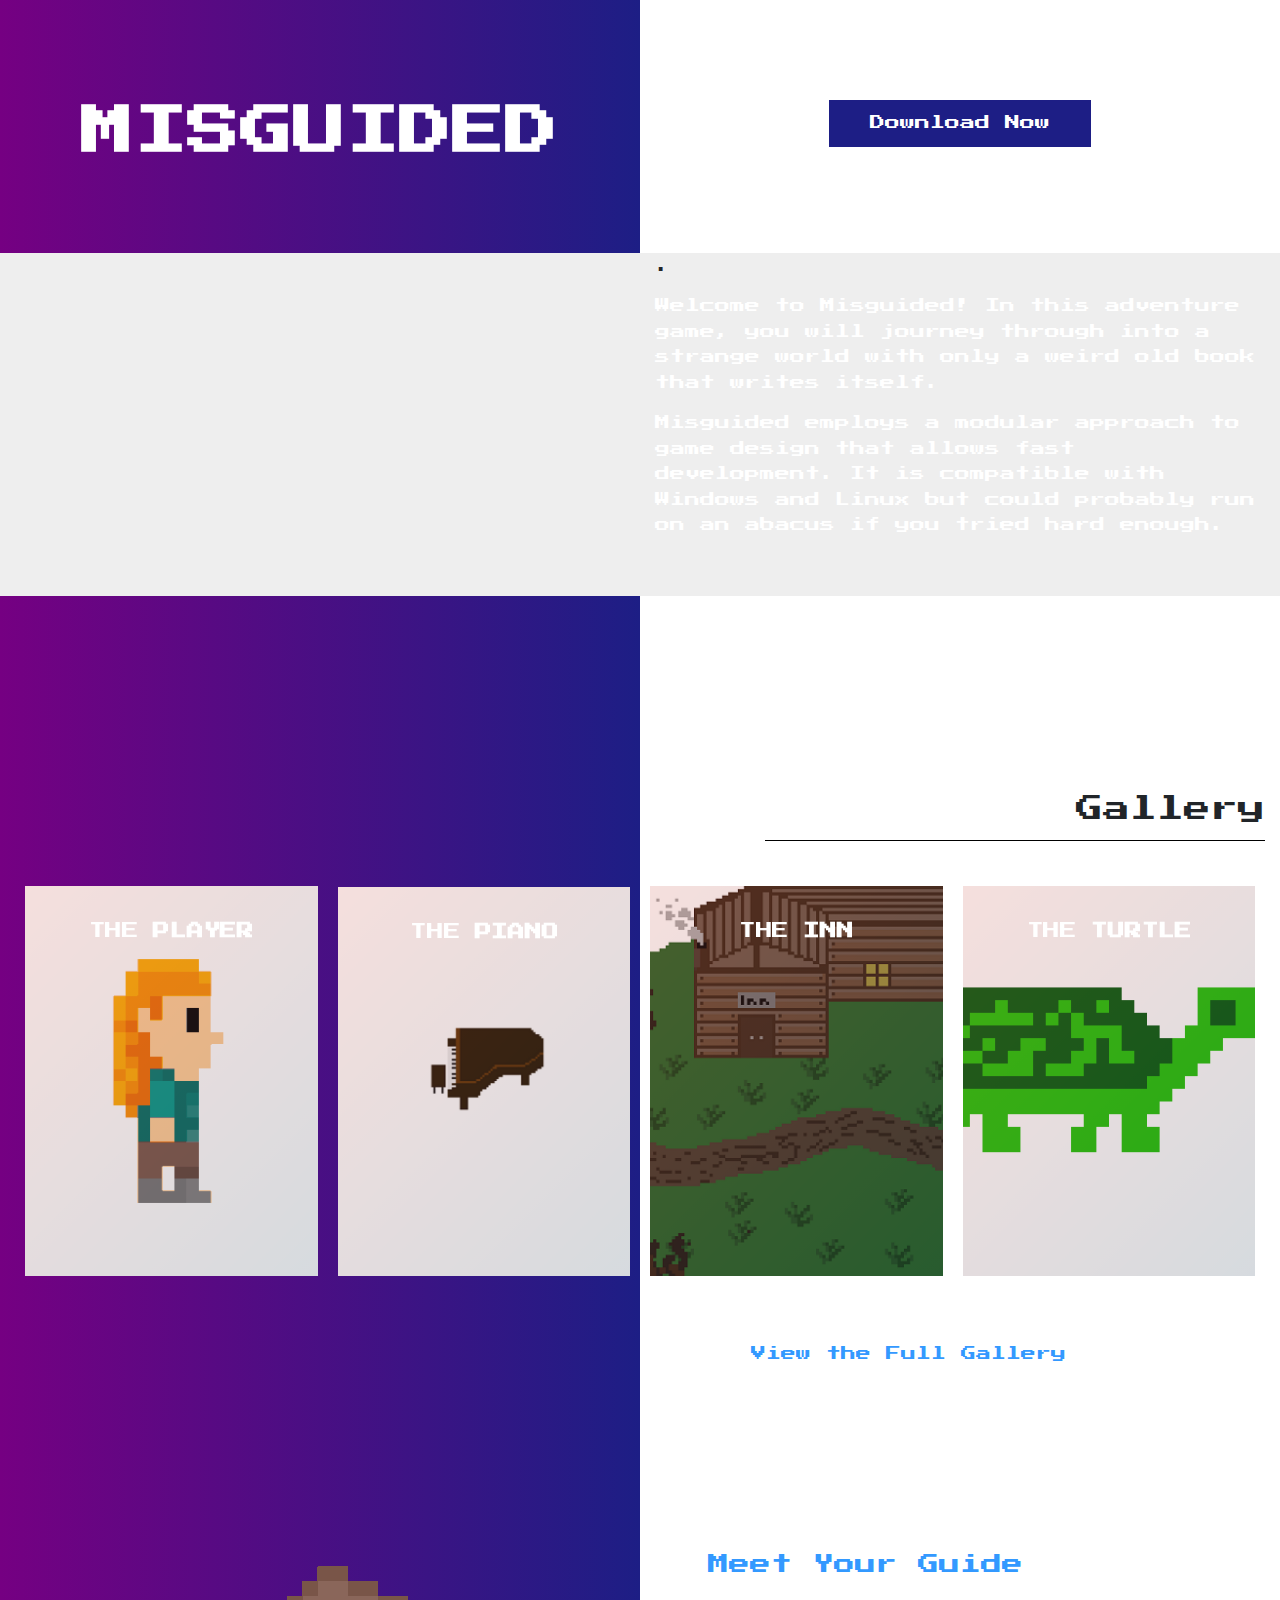
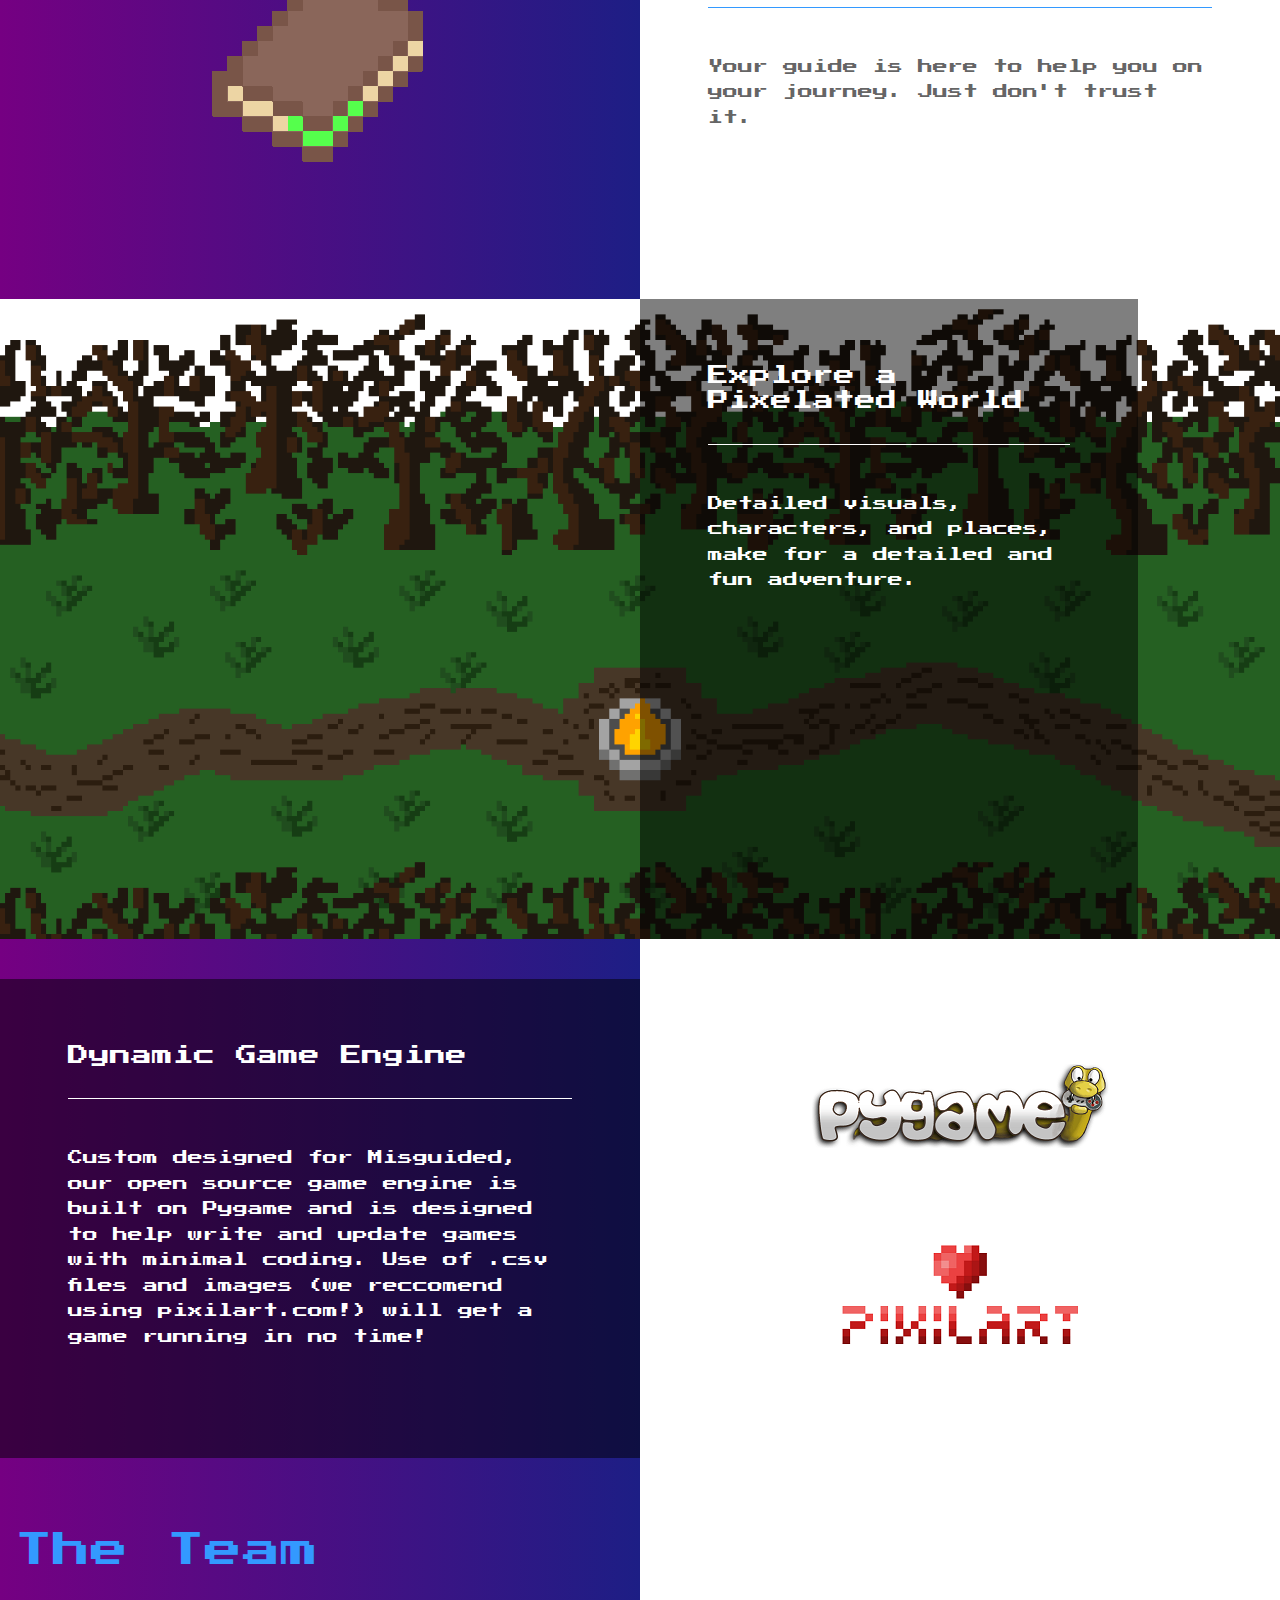
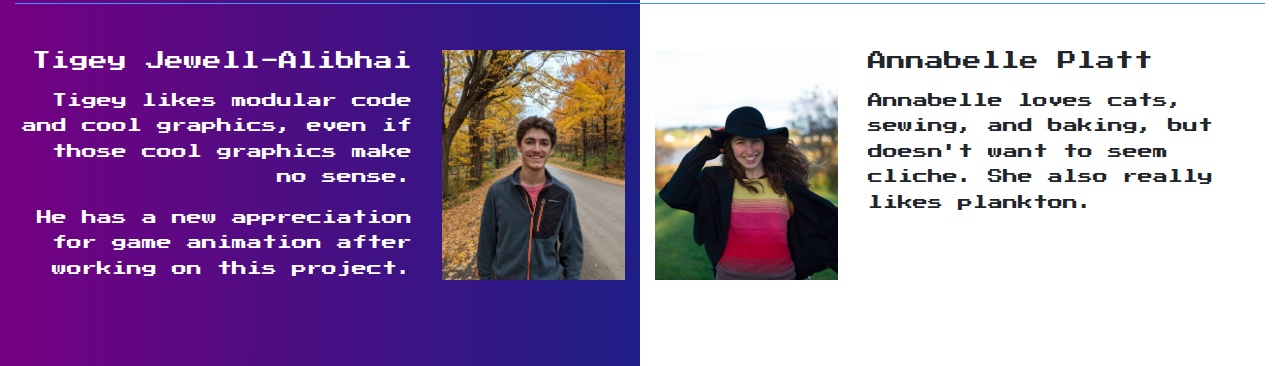
<file: docs/index.html>
<!DOCTYPE html>
<html lang="en">
  <head>
    <meta charset="UTF-8" />
    <meta name="viewport" content="width=device-width, initial-scale=1.0" />
    <meta http-equiv="X-UA-Compatible" content="ie=edge" />

    <link rel="stylesheet" href="https://fonts.googleapis.com/css?family=Open+Sans:400,600" />
    <link rel="stylesheet" href="https://fonts.googleapis.com/css?family=Press Start 2P" />
    <!-- Google web font "Open Sans" -->
    <link rel="stylesheet" href="css/all.min.css" />
    <link rel="stylesheet" href="css/bootstrap.min.css" />
    <link rel="stylesheet" href="css/templatemo-style.css" />
    <title>Misguided</title>
  </head>
<!--
Sided Template
https://templatemo.com/tm-527-sided
-->
  <body>
    <div class="columns-bg">
      <!-- Logo & Intro -->
      <section id="logo" class="tm-section-logo tm-section-logo-short">
        <div class="container-fluid">
          <div class="row">
            <div class="col-sm-12 offset-sm-0 col-md-6 offset-md-0">
              <div class="tm-site-name-container border-bottom-0">
                <div class="tm-site-name-container-inner">
                  <h1 class="text-uppercase tm-text-primary tm-site-name">
                    MISGUIDED
                  </h1>
                  <p class="tm-text-primary tm-site-description mb-0">
                  </p>
                </div>
              </div>
            </div>
            <div class="col-sm-12 offset-sm-0 col-md-6 offset-md-0">
              <div class="tm-site-name-container border-bottom-0">
                <div class="text-right">
                  <a href="downloads.html" class="btn btn-primary">Download Now</a>
                </div>
              </div>
            </div>
          </div>
        </div>
      </section>

      <!-- 1st Section, Full Width Image -->
      <section class="tm-p-3-section-1">
        <div class="container-fluid tm-bg-dark-gray">
          <div class="row">
          <div class="col-sm-12 col-md-6">
            <!-- 16:9 aspect ratio -->
            <div class="embed-responsive embed-responsive-16by9">
              <iframe class="embed-responsive-item" src="https://www.youtube.com/embed/Tjrh8QPeZVY?modestbranding=1&autohide=1&showinfo=0&rel=0" allowfullscreen></iframe>
            </div>
          </div>
          <div class="col-sm-12 col-md-6">
            <p>.</p>
            <p class="text-white">
              Welcome to Misguided! In this adventure game, you
              will journey through into a strange world with
              only a weird old book that writes itself.
            </p>
            <p class="text-white">
              Misguided employs a modular approach to game design
              that allows fast development. It is compatible with
              Windows and Linux but could probably run on an
              abacus if you tried hard enough.
            </p>
          </div>
        </div>
        </div>
      </section>

      <section class="tm-p-3-section-1">
      </section>

      <section id="gallery">
        <div class="container-fluid">
          <div class="row">
            <div class="col-12 tm-section-title-mb tm-gallery-title-col">
              <h2 class="tm-section-title-2">Gallery</h2>
              <hr class="tm-section-title-underline" />
            </div>

            <div class="col-12">
              <div class="grid">
                <figure class="effect-duke mb-3">
                  <img
                          src="img/player.gif"
                          alt="Image"
                          class="img-fluid"
                  />
                  <figcaption>
                    <h2 class="text-primary-bright">The <span>Player</span></h2>
                    <p>This is who you play as</p>
                    <a href="#">View more</a>
                  </figcaption>
                </figure>
                <figure class="effect-duke">
                  <img
                          src="img/piano.png"
                          alt="Image"
                          class="img-fluid"
                  />
                  <figcaption>
                    <h2>The <span>Piano</span></h2>
                    <p>Yep there's a piano</p>
                    <a href="page-2.html">View more</a>
                  </figcaption>
                </figure>
                <figure class="effect-duke mb-3">
                  <img
                          src="img/inn.png"
                          alt="Image"
                          class="img-fluid"
                  />
                  <figcaption>
                    <h2>The <span>Inn</span></h2>
                    <p>You'd better go Innside</p>
                    <a href="#">View more</a>
                  </figcaption>
                </figure>
                <figure class="effect-duke">
                  <img
                          src="img/turtle.gif"
                          alt="Image"
                          class="img-fluid"
                  />
                  <figcaption>
                    <h2>The <span>Turtle</span></h2>
                    <p>Or is it a tortoise?</p>
                    <a href="#">View more</a>
                  </figcaption>
                </figure>
              </div>
            </div>

            <div class="col-md-6 tm-section-col-4">
              <div class="tm-section-text-container-4">
                <p class="tm-text-secondary mb-0">
                  <a href="gallery.html" class="btn btn-secondary">View the Full Gallery</a>
                </p>
              </div>
            </div>
          </div>
        </div>
      </section>

      <!-- 2nd Section -->
      <section>
        <div class="container-fluid">
          <div class="row">
            <div
              class="col-sm-12 col-md-6 px-0 tm-sm-bg-blue tm-section-image-container tm-img-left-container tm-section-icon-container">
              <img src="img/guide-gif.gif" />
              <!--<i class="fas fa-6x fa-snowflake text-white"></i>-->
            </div>
            <div class="col-sm-12 col-md-6 px-0">
              <div class="tm-section-text-container-8 h-100">
                <h2 class="tm-section-title-mb tm-text-primary-bright">
                  Meet Your Guide
                </h2>
                <hr class="tm-hr-mb tm-hr-primary-bright" />
                <p class="tm-p-mb tm-text-gray">
                  Your guide is here to help you on your journey. Just don't trust it.
                </p>
                <!--<div class="text-right">
                  <a href="#section_3" class="btn btn-primary">Read More</a>
                </div>-->
              </div>
            </div>
          </div>
        </div>
      </section>

      <!-- 3rd Section, Full Width Image -->
      <section id="section_3" class="tm-p-3-section-3">
        <div class="container-fluid">
          <div class="row">
            <div class="col-12 px-0">
              <div class="tm-overlay-container" id="bg_dark_forest">
                <div
                  class="text-white tm-section-text-container-8 tm-bg-black-alpha tm-text-overlay">
                  <h2 class="tm-section-title-mb">Explore a Pixelated World</h2>
                  <hr class="tm-hr-mb tm-hr-white" />
                  <p class="tm-p-mb">
                    Detailed visuals, characters, and places, make for a
                    detailed and fun adventure.
                  </p>
                  <p class="mb-0">
                  </p>
                </div>
              </div>
            </div>
          </div>
        </div>
      </section>

      <!-- 4th Section -->
      <section>
        <div class="container-fluid">
          <div class="row">
            <div class="col-sm-12 col-md-6 p-0 tm-sm-bg-blue">
              <div
                class="tm-section-text-container-8 tm-bg-black-alpha text-white">
                <h2 class="tm-section-title-mb">Dynamic Game Engine</h2>
                <hr class="tm-hr-mb tm-hr-white" />
                <p class="tm-p-mb">
                  Custom designed for Misguided, our open source game engine is built on Pygame
                  and is designed to help write and update games with minimal coding. Use of .csv
                  files and images (we reccomend using pixilart.com!) will get a game running in
                  no time!
                </p>
                <div class="text-right">
                  <!--<a href="#contact" class="btn btn-secondary">Read More</a>-->
                </div>
              </div>
            </div>
            <div
              class="col-sm-12 col-md-6 px-md-0 tm-section-image-container tm-img-left-container tm-section-icon-container">
              <img src="img/pygame.png" />
              <div class="col-sm-2"></div>
              <img src="img/pixilart.png" />
              <!--<i class="fas fa-6x fa-award tm-text-primary mb-3">yee</i>
              <p class="tm-text-gray mb-1">Quisque Pharetra</p>
              <p class="tm-text-secondary small">Etiam tristique metus</p>-->
            </div>
          </div>
        </div>
      </section>

      <!-- Contact -->
      <!--<section id="contact" class="tm-p-3-section-contact">
        <div class="row tm-contact-section">
          <div class="col-md-6 px-0">
            <div class="tm-bg-white-alpha tm-contact-left">
              <div class="media mb-5">
                <a href="#" class="tm-contact-link">
                  <span class="tm-contact-icon-container">
                    <span class="tm-contact-icon-container-inner">
                      <i class="fas fa-phone tm-contact-icon tm-phone-icon"></i>
                    </span>
                  </span>
                  <span class="media-body"> 010-020-0340 </span>
                </a>
              </div>
              <div class="media mb-5">
                <a href="mailto:" class="tm-contact-link">
                  <span class="tm-contact-icon-container">
                    <span class="tm-contact-icon-container-inner">
                      <i class="fas fa-envelope tm-contact-icon"></i>
                    </span>
                  </span>
                  <span class="media-body"> info@company.com </span>
                </a>
              </div>
              <div class="media">
                <a href="" class="tm-contact-link">
                  <span class="tm-contact-icon-container">
                    <span class="tm-contact-icon-container-inner">
                      <i class="fas fa-map-marker-alt tm-contact-icon"></i>
                    </span>
                  </span>
                  <span class="media-body">
                    6120 Suspendisse ultricies<br />Scelerisque tellus, ID
                    10260<br />Magna aliquet porttitor
                  </span>
                </a>
              </div>
            </div>
          </div>
          <div class="col-md-6 px-0">
            <div class="tm-contact-form-container">
              <form action="index.html" method="POST" class="tm-contact-form">
                <div class="form-group">
                  <input
                    type="text"
                    id="contact_name"
                    name="contact_name"
                    class="form-control rounded-0 border-top-0 border-right-0 border-left-0"
                    placeholder="Your Name"
                    required
                  />
                </div>
                <div class="form-group">
                  <input
                    type="email"
                    id="contact_email"
                    name="contact_email"
                    class="form-control rounded-0 border-top-0 border-right-0 border-left-0"
                    placeholder="Email"
                    required
                  />
                </div>
                <div class="form-group">
                  <textarea
                    rows="4"
                    id="contact_message"
                    name="contact_message"
                    class="form-control rounded-0 border-top-0 border-right-0 border-left-0"
                    placeholder="Message"
                    required
                  ></textarea>
                </div>
                <div class="text-right">
                  <button type="submit" class="btn tm-btn-submit rounded-0">
                    Send
                  </button>
                </div>
              </form>
            </div>
          </div>
        </div>
      </section> --->

      <section id="our_place">
        <div class="container-fluid">
            <div class="row">
              <div class="col-sm-12 col-md-12">
                <div class="tm-text-black">
                  <h1 class="tm-section-title-mb tm-text-primary-bright">
                    The Team
                  </h1>
                  <hr class="tm-hr-mb tm-hr-primary-bright" />
                </div>
              </div>
            </div>
            <div class="row">
              <div class="col-sm-6 col-md-4">
                <div class="tm-text-white">
                  <h5 class="text-right">Tigey Jewell-Alibhai</h5>
                  <p></p>
                  <p class="text-right">
                    Tigey likes modular code and cool graphics,
                    even if those cool graphics make no sense.
                  </p>
                  <p class="text-right">
                    He has a new appreciation for game animation after
                    working on this project.
                  </p>
                </div>
              </div>
              <div class="col-sm-6 col-md-2">
                <img src="img/tigey.jpg" class="img-fluid"/>
              </div>
              <div class="col-sm-6 col-md-2">
                <img src="img/annabelle.jpg" class="img-fluid"/>
              </div>
              <div class="col-sm-6 col-md-4">
                <div class="tm-text-black">
                  <h5>Annabelle Platt</h5>
                  <p></p>
                  <p>
                    Annabelle loves cats, sewing, and baking, but doesn't want to seem cliche.
                    She also really likes plankton.
                  </p>
                </div>
              </div>
            </div>
          </div>
        </div>
      </section>

    <!-- /.columns-bg -->

    <script src="js/jquery-3.3.1.min.js"></script>
    <script>
      $(function() {
        // Dynamically set the size of full width background image when browser resize
        $(window).resize(function() {
          const maxImgHeight = 640;
          const minImgHeight = 450;
          const maxContainerWidth = 1310;
          const browserWidth = $(window).width();

          let imgHeight = browserWidth * (maxImgHeight / maxContainerWidth);

          if (imgHeight > maxImgHeight) {
            imgHeight = maxImgHeight;
          } else if (imgHeight < minImgHeight) {
            imgHeight = minImgHeight;
          }

          $("#bg_img_31").height(imgHeight);
        });
      });
    </script>
  </body>
</html>
</file>
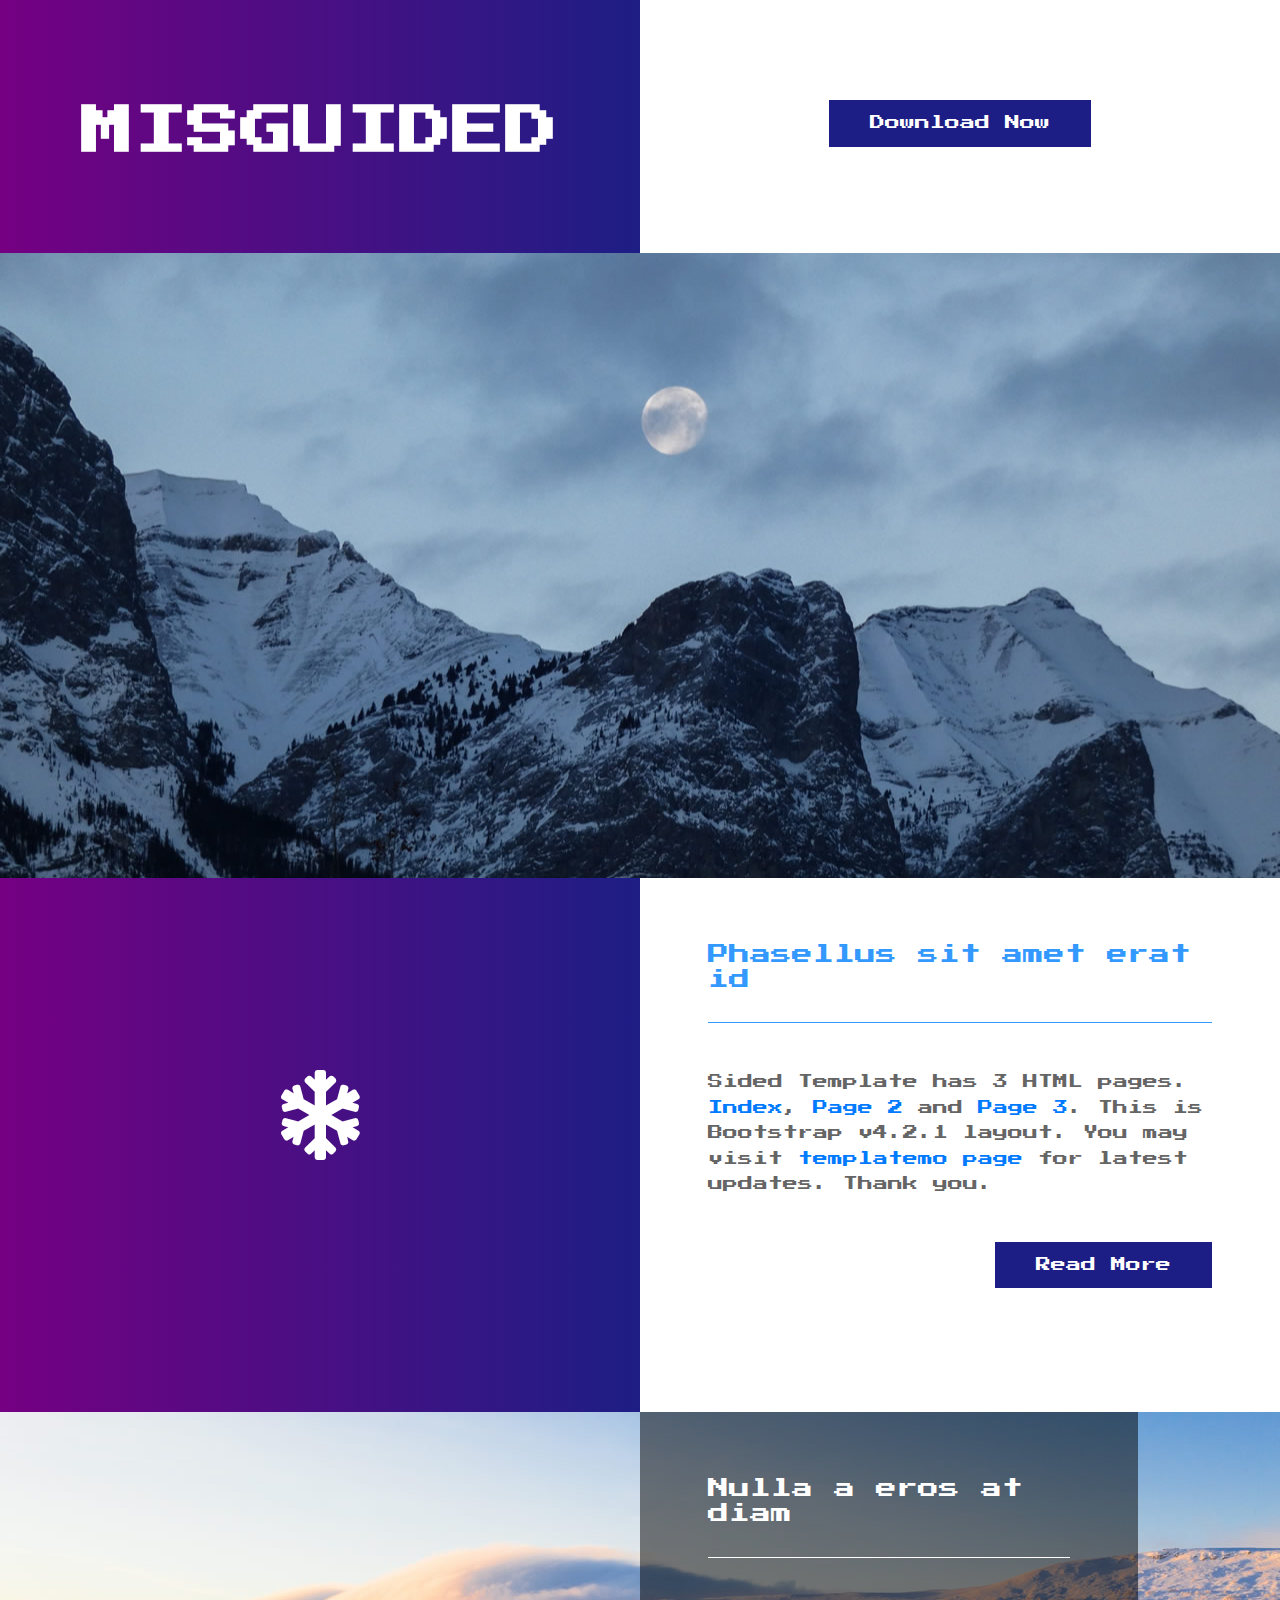
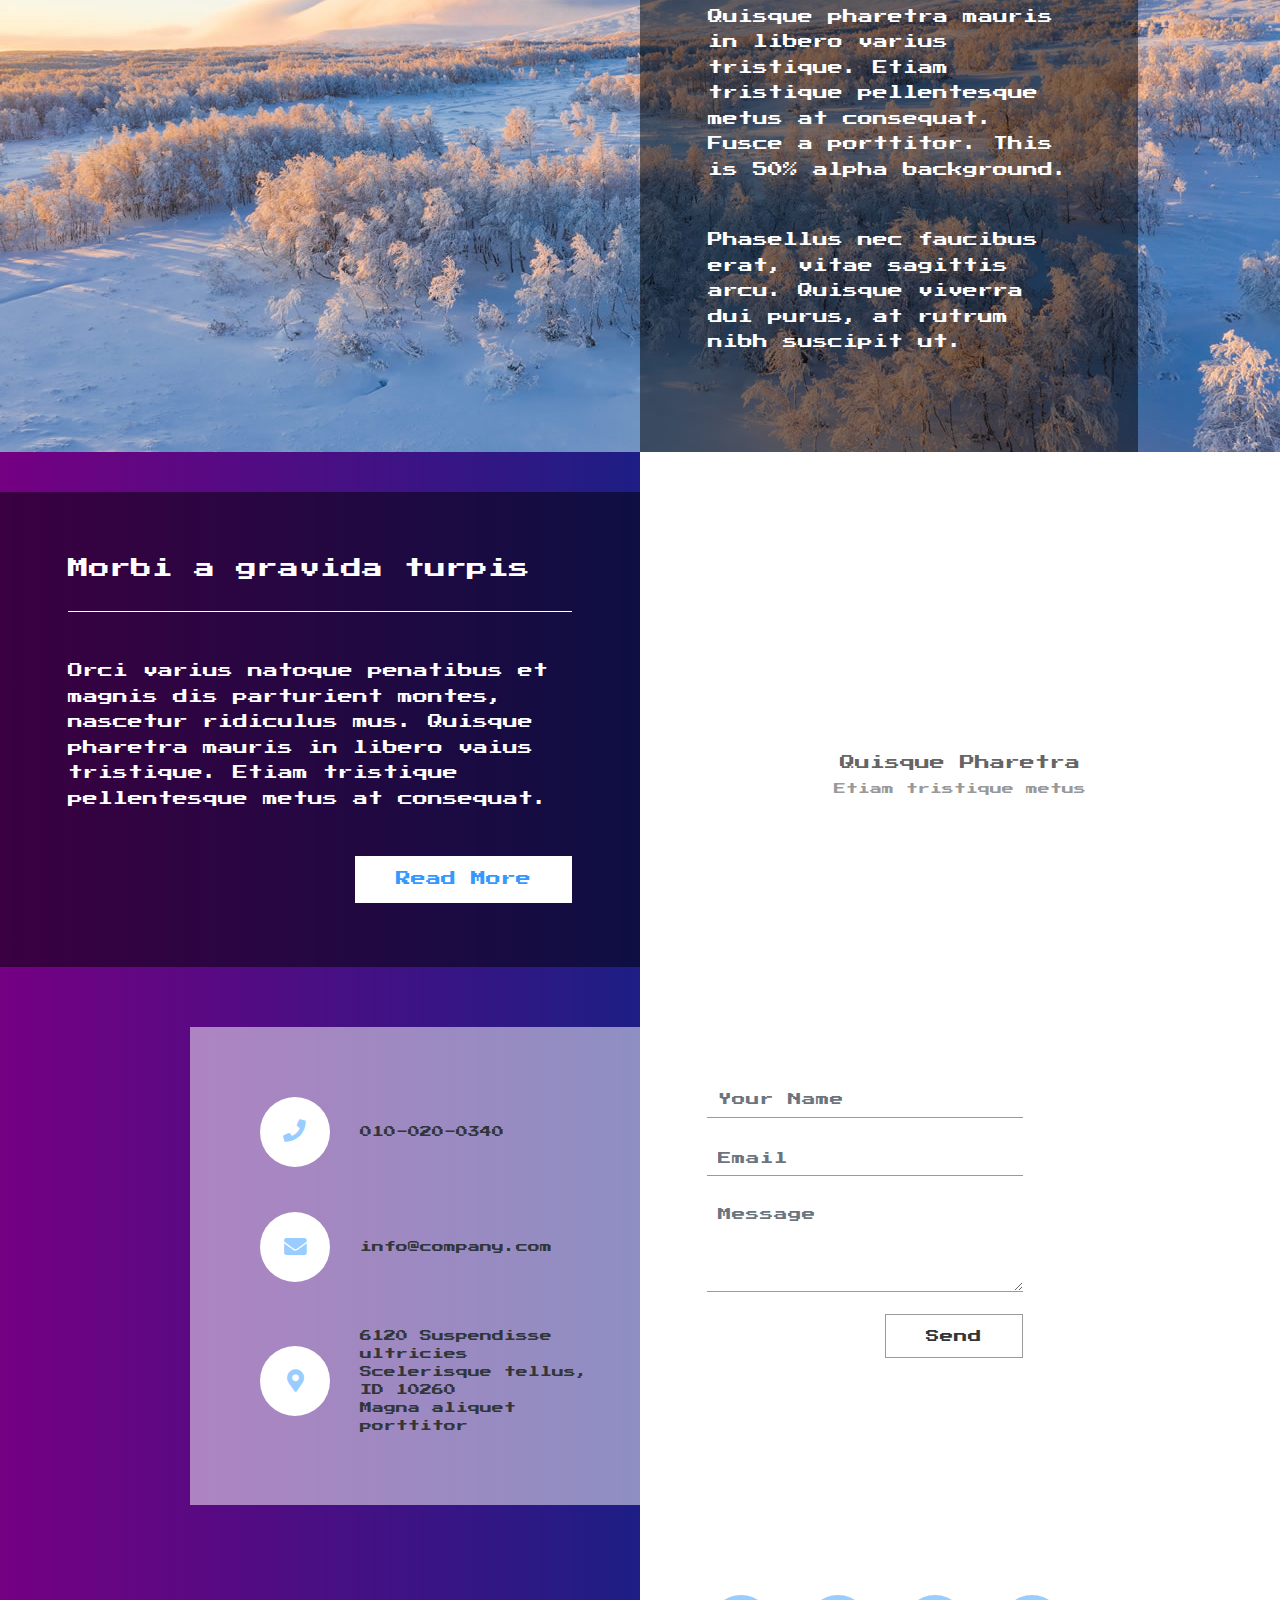
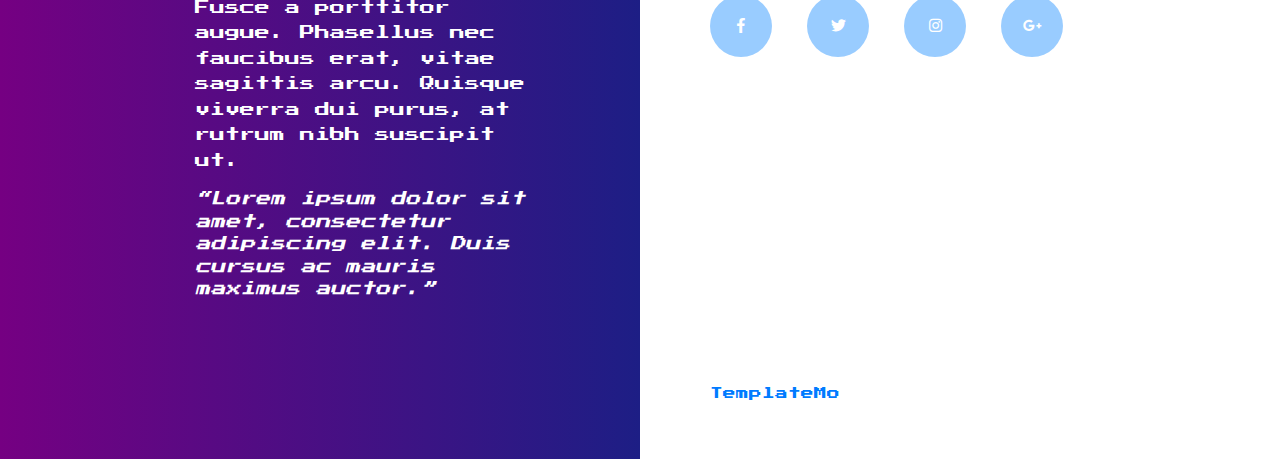
<file: Website/index.html>
<!DOCTYPE html>
<html lang="en">
  <head>
    <meta charset="UTF-8" />
    <meta name="viewport" content="width=device-width, initial-scale=1.0" />
    <meta http-equiv="X-UA-Compatible" content="ie=edge" />

    <link rel="stylesheet" href="https://fonts.googleapis.com/css?family=Open+Sans:400,600" />
    <link rel="stylesheet" href="https://fonts.googleapis.com/css?family=Press Start 2P" />
    <!-- Google web font "Open Sans" -->
    <link rel="stylesheet" href="css/all.min.css" />
    <link rel="stylesheet" href="css/bootstrap.min.css" />
    <link rel="stylesheet" href="css/templatemo-style.css" />
    <title>Sided Bootstrap 4 Theme</title>
  </head>
<!--
Sided Template
https://templatemo.com/tm-527-sided
-->
  <body>
    <div class="columns-bg">
      <!-- Logo & Intro -->
      <section id="logo" class="tm-section-logo tm-section-logo-short">
        <div class="container-fluid">
          <div class="row">
            <div class="col-sm-12 offset-sm-0 col-md-6 offset-md-0">
              <div class="tm-site-name-container border-bottom-0">
                <div class="tm-site-name-container-inner">
                  <h1 class="text-uppercase tm-text-primary tm-site-name">
                    MISGUIDED
                  </h1>
                  <p class="tm-text-primary tm-site-description mb-0">
                  </p>
                </div>
              </div>
            </div>
            <div class="col-sm-12 offset-sm-0 col-md-6 offset-md-0">
              <div class="tm-site-name-container border-bottom-0">
                <div class="text-right">
                  <a href="#section_3" class="btn btn-primary">Download Now</a>
                </div>
              </div>
            </div>
          </div>
        </div>
      </section>

      <!-- 1st Section, Full Width Image -->
      <section class="tm-p-3-section-1">
        <div class="container-fluid" id="bg_img_31"></div>
      </section>

      <!-- 2nd Section -->
      <section>
        <div class="container-fluid">
          <div class="row">
            <div
              class="col-sm-12 col-md-6 px-0 tm-sm-bg-blue tm-section-image-container tm-img-left-container tm-section-icon-container">
              <i class="fas fa-6x fa-snowflake text-white"></i>
            </div>
            <div class="col-sm-12 col-md-6 px-0">
              <div class="tm-section-text-container-8 h-100">
                <h2 class="tm-section-title-mb tm-text-primary-bright">
                  Phasellus sit amet erat id
                </h2>
                <hr class="tm-hr-mb tm-hr-primary-bright" />
                <p class="tm-p-mb tm-text-gray">
                  Sided Template has 3 HTML pages. <a href="index.html">Index</a>, <a href="page-2.html">Page 2</a> and <a href="page-3.html">Page 3</a>.
                  This is Bootstrap v4.2.1 layout. You may visit <a rel="nofollow" href="https://www.facebook.com/templatemo">templatemo page</a> for latest updates. Thank you.
                </p>
                <div class="text-right">
                  <a href="#section_3" class="btn btn-primary">Read More</a>
                </div>
              </div>
            </div>
          </div>
        </div>
      </section>

      <!-- 3rd Section, Full Width Image -->
      <section id="section_3" class="tm-p-3-section-3">
        <div class="container-fluid">
          <div class="row">
            <div class="col-12 px-0">
              <div class="tm-overlay-container" id="bg_img_32">
                <div
                  class="text-white tm-section-text-container-8 tm-bg-black-alpha tm-text-overlay">
                  <h2 class="tm-section-title-mb">Nulla a eros at diam</h2>
                  <hr class="tm-hr-mb tm-hr-white" />
                  <p class="tm-p-mb">
                    Quisque pharetra mauris in libero varius tristique. Etiam
                    tristique pellentesque metus at consequat. Fusce a
                    porttitor. This is 50% alpha background.
                  </p>
                  <p class="mb-0">
                    Phasellus nec faucibus erat, vitae sagittis arcu. Quisque
                    viverra dui purus, at rutrum nibh suscipit ut.
                  </p>
                </div>
              </div>
            </div>
          </div>
        </div>
      </section>

      <!-- 4th Section -->
      <section>
        <div class="container-fluid">
          <div class="row">
            <div class="col-sm-12 col-md-6 p-0 tm-sm-bg-blue">
              <div
                class="tm-section-text-container-8 tm-bg-black-alpha text-white">
                <h2 class="tm-section-title-mb">Morbi a gravida turpis</h2>
                <hr class="tm-hr-mb tm-hr-white" />
                <p class="tm-p-mb">
                  Orci varius natoque penatibus et magnis dis parturient montes,
                  nascetur ridiculus mus. Quisque pharetra mauris in libero
                  vaius tristique. Etiam tristique pellentesque metus at
                  consequat.
                </p>
                <div class="text-right">
                  <a href="#contact" class="btn btn-secondary">Read More</a>
                </div>
              </div>
            </div>
            <div
              class="col-sm-12 col-md-6 px-md-0 tm-section-image-container tm-img-left-container tm-section-icon-container">
              <i class="fas fa-6x fa-award tm-text-primary mb-3"></i>
              <p class="tm-text-gray mb-1">Quisque Pharetra</p>
              <p class="tm-text-secondary small">Etiam tristique metus</p>
            </div>
          </div>
        </div>
      </section>

      <!-- Contact -->
      <section id="contact" class="tm-p-3-section-contact">
        <div class="row tm-contact-section">
          <div class="col-md-6 px-0">
            <div class="tm-bg-white-alpha tm-contact-left">
              <div class="media mb-5">
                <a href="#" class="tm-contact-link">
                  <span class="tm-contact-icon-container">
                    <span class="tm-contact-icon-container-inner">
                      <i class="fas fa-phone tm-contact-icon tm-phone-icon"></i>
                    </span>
                  </span>
                  <span class="media-body"> 010-020-0340 </span>
                </a>
              </div>
              <div class="media mb-5">
                <a href="mailto:" class="tm-contact-link">
                  <span class="tm-contact-icon-container">
                    <span class="tm-contact-icon-container-inner">
                      <i class="fas fa-envelope tm-contact-icon"></i>
                    </span>
                  </span>
                  <span class="media-body"> info@company.com </span>
                </a>
              </div>
              <div class="media">
                <a href="" class="tm-contact-link">
                  <span class="tm-contact-icon-container">
                    <span class="tm-contact-icon-container-inner">
                      <i class="fas fa-map-marker-alt tm-contact-icon"></i>
                    </span>
                  </span>
                  <span class="media-body">
                    6120 Suspendisse ultricies<br />Scelerisque tellus, ID
                    10260<br />Magna aliquet porttitor
                  </span>
                </a>
              </div>
            </div>
          </div>
          <div class="col-md-6 px-0">
            <div class="tm-contact-form-container">
              <form action="index.html" method="POST" class="tm-contact-form">
                <div class="form-group">
                  <input
                    type="text"
                    id="contact_name"
                    name="contact_name"
                    class="form-control rounded-0 border-top-0 border-right-0 border-left-0"
                    placeholder="Your Name"
                    required
                  />
                </div>
                <div class="form-group">
                  <input
                    type="email"
                    id="contact_email"
                    name="contact_email"
                    class="form-control rounded-0 border-top-0 border-right-0 border-left-0"
                    placeholder="Email"
                    required
                  />
                </div>
                <div class="form-group">
                  <textarea
                    rows="4"
                    id="contact_message"
                    name="contact_message"
                    class="form-control rounded-0 border-top-0 border-right-0 border-left-0"
                    placeholder="Message"
                    required
                  ></textarea>
                </div>
                <div class="text-right">
                  <button type="submit" class="btn tm-btn-submit rounded-0">
                    Send
                  </button>
                </div>
              </form>
            </div>
          </div>
        </div>
      </section>

      <section id="outro">
        <div class="container-fluid">
          <div class="row">
            <div class="col-sm-12 col-md-6">
              <div class="tm-section-text-container-5 tm-text-white">
                <p>
                  Fusce a porttitor augue. Phasellus nec faucibus erat, vitae
                  sagittis arcu. Quisque viverra dui purus, at rutrum nibh
                  suscipit ut.
                </p>
                <i>&ldquo;Lorem ipsum dolor sit amet, consectetur adipiscing
                  elit. Duis cursus ac mauris maximus auctor.&rdquo;</i>
              </div>
            </div>
            <div class="col-sm-12 col-md-6">
              <div class="tm-section-text-container-6">
                <a class="tm-social-icon-container">
                  <span class="tm-social-icon-container-inner">
                    <i class="fab fa-facebook-f"></i>
                  </span>
                </a>
                <a class="tm-social-icon-container">
                  <span class="tm-social-icon-container-inner">
                    <i class="fab fa-twitter"></i>
                  </span>
                </a>
                <a class="tm-social-icon-container">
                  <span class="tm-social-icon-container-inner">
                    <i class="fab fa-instagram"></i>
                  </span>
                </a>
                <a class="tm-social-icon-container">
                  <span class="tm-social-icon-container-inner">
                    <i class="fab fa-google-plus-g"></i>
                  </span>
                </a>
              </div>
            </div>
          </div>
          <div class="row">
            <footer class="col-sm-12 col-md-6 offset-md-6 px-md-0 ">
              <p class="tm-copyright-text mb-0 tm-text-primary">
                Copyright &copy; 2019 Company Name 
                
                - Design: <a rel="nofollow" href="https://www.facebook.com/templatemo">TemplateMo</a>
              </p>
            </footer>
          </div>
        </div>
      </section>
    </div>
    <!-- /.columns-bg -->

    <script src="js/jquery-3.3.1.min.js"></script>
    <script>
      $(function() {
        // Dynamically set the size of full width background image when browser resize
        $(window).resize(function() {
          const maxImgHeight = 640;
          const minImgHeight = 450;
          const maxContainerWidth = 1310;
          const browserWidth = $(window).width();

          let imgHeight = browserWidth * (maxImgHeight / maxContainerWidth);

          if (imgHeight > maxImgHeight) {
            imgHeight = maxImgHeight;
          } else if (imgHeight < minImgHeight) {
            imgHeight = minImgHeight;
          }

          $("#bg_img_31").height(imgHeight);
        });
      });
    </script>
  </body>
</html>
</file>
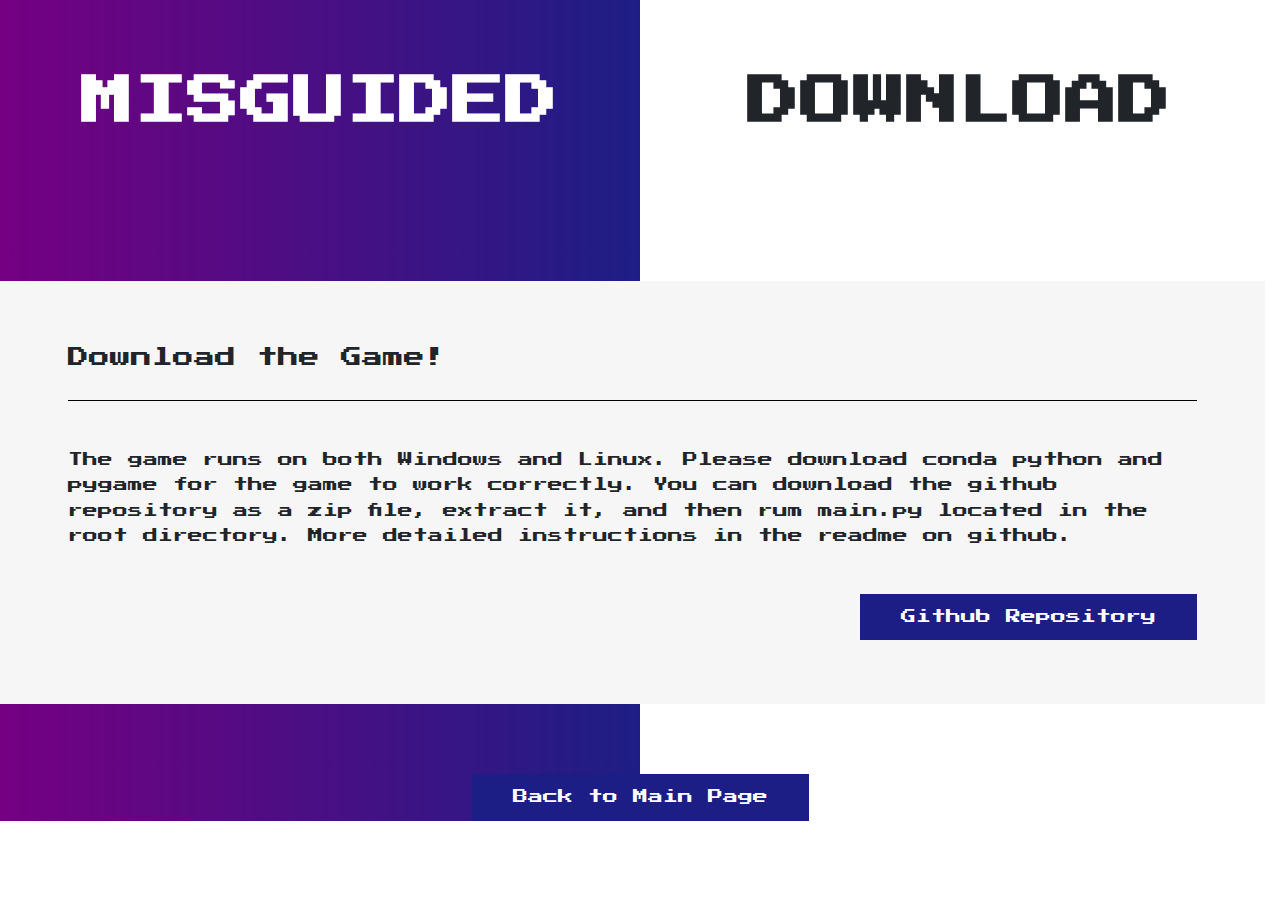
<file: docs/downloads.html>
<!DOCTYPE html>
<html lang="en">
<head>
    <meta charset="UTF-8" />
    <meta name="viewport" content="width=device-width, initial-scale=1.0" />
    <meta http-equiv="X-UA-Compatible" content="ie=edge" />

    <link rel="stylesheet" href="https://fonts.googleapis.com/css?family=Open+Sans:400,600" />
    <link rel="stylesheet" href="https://fonts.googleapis.com/css?family=Press Start 2P" />
    <!-- Google web font "Open Sans" -->
    <link rel="stylesheet" href="css/all.min.css" />
    <link rel="stylesheet" href="css/bootstrap.min.css" />
    <link rel="stylesheet" href="css/templatemo-style.css" />
    <title>Misguided</title>
</head>
<!--
Sided Template
https://templatemo.com/tm-527-sided
-->
<body>
<div class="columns-bg">
    <!-- Logo & Intro -->
    <section id="logo" class="tm-section-4">
        <div class="container-fluid">
            <div class="row">
                <div class="col-sm-12 offset-sm-0 col-md-6 offset-md-0">
                    <div class="tm-site-name-container border-bottom-0">
                        <div class="tm-site-name-container-inner">
                            <h1 class="text-uppercase tm-text-primary tm-site-name">
                                MISGUIDED
                            </h1>
                            <p class="tm-text-primary tm-site-description mb-0">
                            </p>
                        </div>
                    </div>
                </div>
                <div class="col-sm-12 offset-sm-0 col-md-6 offset-md-0">
                    <div class="tm-site-name-container border-bottom-0">
                        <div class="tm-site-name-container-inner">
                            <h1 class="text-uppercase tm-text-primary-dark tm-site-name">
                                Download
                            </h1>
                            <p class="tm-text-primary tm-site-description mb-0">
                            </p>
                        </div>
                    </div>
                </div>
            </div>
        </div>
    </section>

    <section id="section_2" class="tm-section-4">
        <div class="container-fluid">
            <div class="row">
                <div class="col-md-12 col-lg-12 pl-lg-0">
                    <div class="tm-section-text-container-3 tm-bg-gray h-100">
                        <h2 class="tm-section-title-mb">Download the Game!</h2>
                        <hr class="tm-hr-mb" />
                        <p class="tm-p-mb">
                            The game runs on both Windows and Linux. Please
                            download conda python and pygame for the game
                            to work correctly. You can download the github
                            repository as a zip file, extract it, and then
                            rum main.py located in the root directory. More
                            detailed instructions in the readme on github.
                        </p>
                        <div class="text-right">
                            <a href="https://github.com/19platta/misguided-the-game" class="btn btn-primary">Github Repository</a>
                        </div>
                    </div>
                </div>
            </div>
        </div>
    </section>


    <div class="text-center">
        <a href="index.html" class="btn btn-primary">Back to Main Page</a>
    </div>






</div>

    <script src="js/jquery-3.3.1.min.js"></script>
    <script>
        $(function() {
            // Dynamically set the size of full width background image when browser resize
            $(window).resize(function() {
                const maxImgHeight = 640;
                const minImgHeight = 450;
                const maxContainerWidth = 1310;
                const browserWidth = $(window).width();

                let imgHeight = browserWidth * (maxImgHeight / maxContainerWidth);

                if (imgHeight > maxImgHeight) {
                    imgHeight = maxImgHeight;
                } else if (imgHeight < minImgHeight) {
                    imgHeight = minImgHeight;
                }

                $("#bg_img_31").height(imgHeight);
            });
        });
    </script>
</body>
</html>
</file>
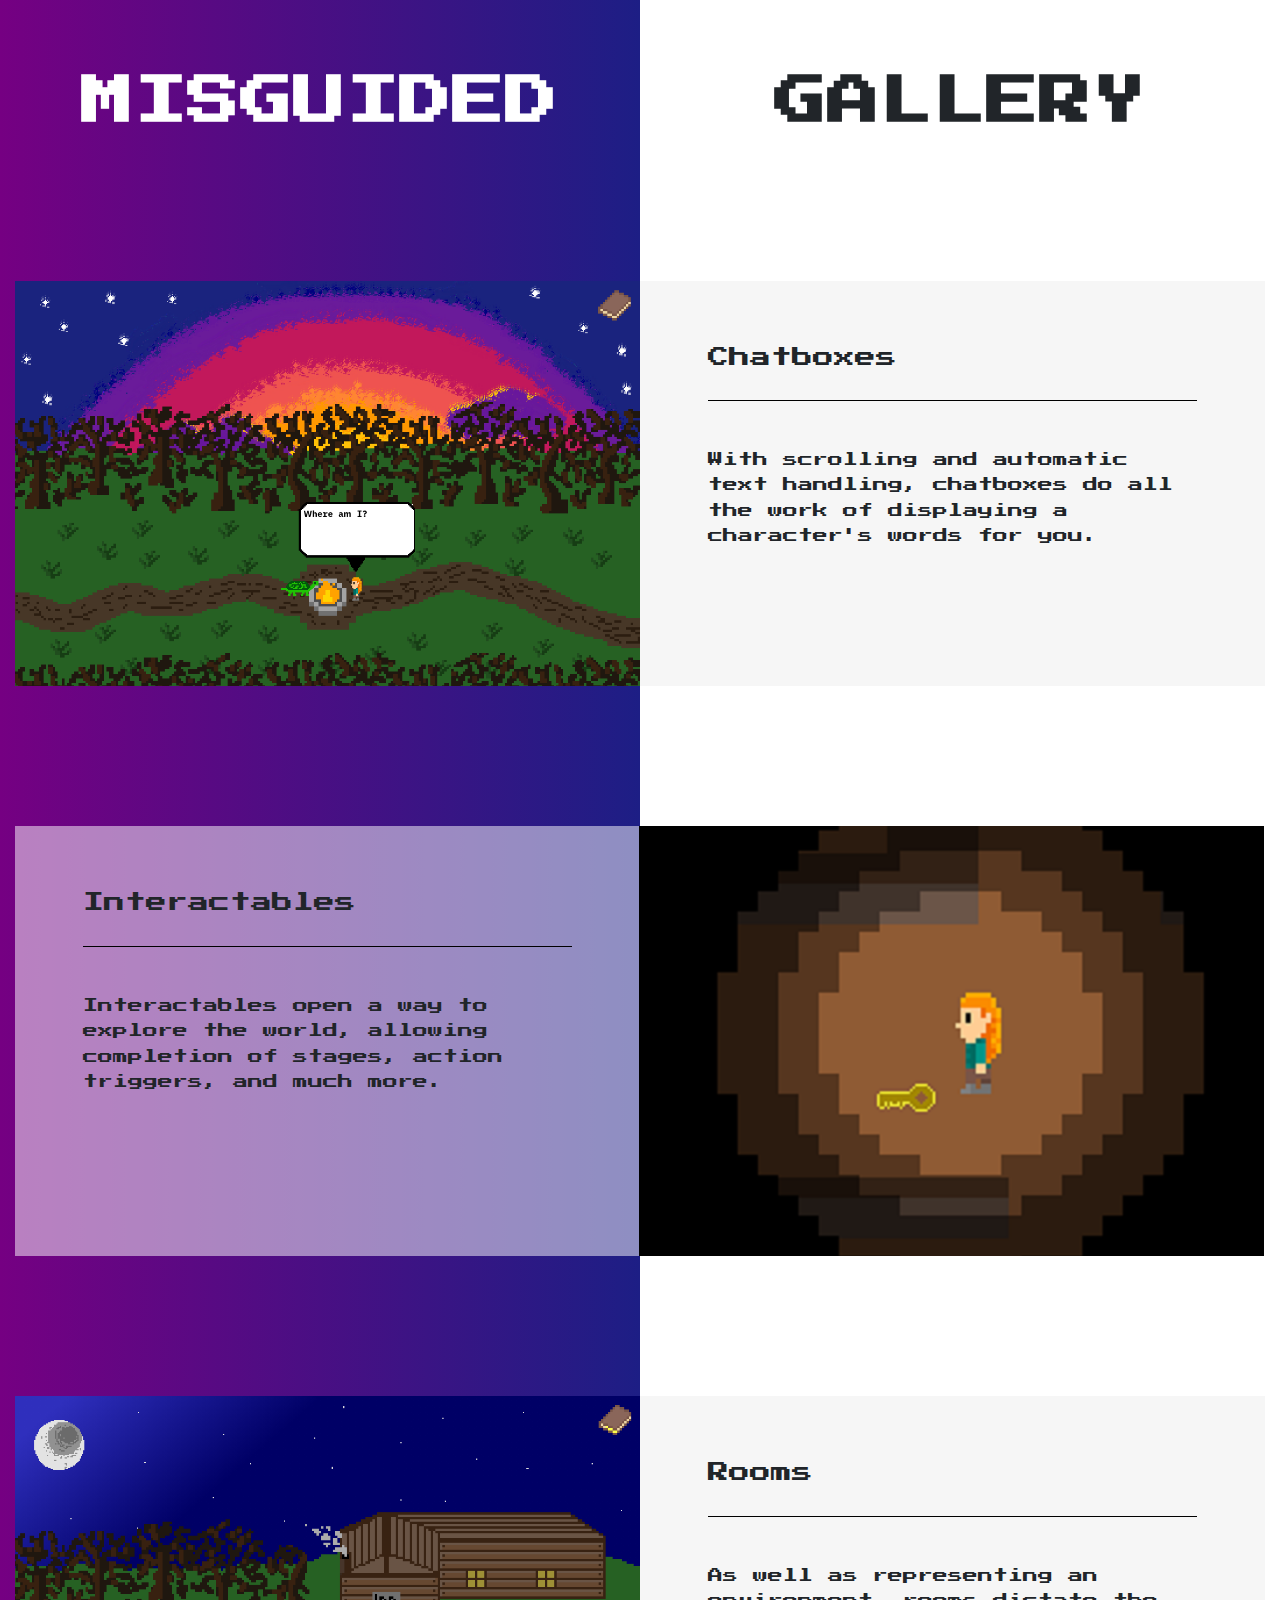
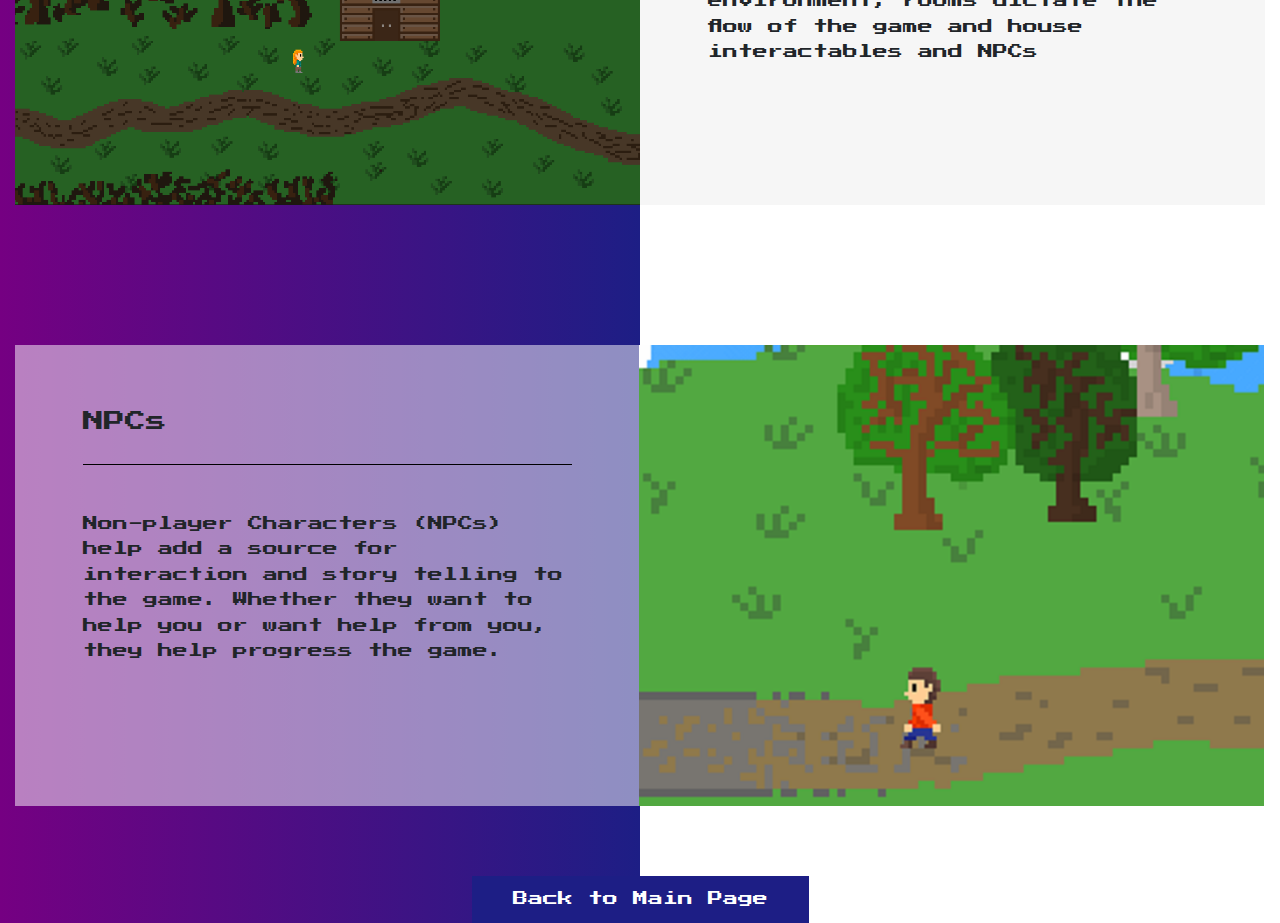
<file: docs/gallery.html>
<!DOCTYPE html>
<html lang="en">
<head>
    <meta charset="UTF-8" />
    <meta name="viewport" content="width=device-width, initial-scale=1.0" />
    <meta http-equiv="X-UA-Compatible" content="ie=edge" />

    <link rel="stylesheet" href="https://fonts.googleapis.com/css?family=Open+Sans:400,600" />
    <link rel="stylesheet" href="https://fonts.googleapis.com/css?family=Press Start 2P" />
    <!-- Google web font "Open Sans" -->
    <link rel="stylesheet" href="css/all.min.css" />
    <link rel="stylesheet" href="css/bootstrap.min.css" />
    <link rel="stylesheet" href="css/templatemo-style.css" />
    <title>Misguided</title>
</head>
<!--
Sided Template
https://templatemo.com/tm-527-sided
-->
<body>
<div class="columns-bg">
    <!-- Logo & Intro -->
    <section id="logo" class="tm-section-4">
        <div class="container-fluid">
            <div class="row">
                <div class="col-sm-12 offset-sm-0 col-md-6 offset-md-0">
                    <div class="tm-site-name-container border-bottom-0">
                        <div class="tm-site-name-container-inner">
                            <h1 class="text-uppercase tm-text-primary tm-site-name">
                                MISGUIDED
                            </h1>
                            <p class="tm-text-primary tm-site-description mb-0">
                            </p>
                        </div>
                    </div>
                </div>
                <div class="col-sm-12 offset-sm-0 col-md-6 offset-md-0">
                    <div class="tm-site-name-container border-bottom-0">
                        <div class="tm-site-name-container-inner">
                            <h1 class="text-uppercase tm-text-primary-dark tm-site-name">
                                Gallery
                            </h1>
                            <p class="tm-text-primary tm-site-description mb-0">
                            </p>
                        </div>
                    </div>
                </div>
            </div>
        </div>
    </section>

    <section class="tm-section-4">
        <div class="container-fluid">
            <div class="row">
                <div
                        class="col-md-12 col-lg-6 tm-section-image-container tm-img-left-container"
                >
                    <img src="img/gallery1.png" alt="Image" class="img-fluid" />
                </div>
                <div class="col-md-12 col-lg-6 pl-lg-0">
                    <div class="tm-section-text-container-3 tm-bg-gray h-100">
                        <h2 class="tm-section-title-mb">Chatboxes</h2>
                        <hr class="tm-hr-mb" />
                        <p class="tm-p-mb">
                            With scrolling and automatic text handling,
                            chatboxes do all the work of displaying
                            a character's words for you.
                        </p>
                    </div>
                </div>
            </div>
        </div>
    </section>

    <section class="tm-section-4 tm-sm-bg-blue">
        <div class="container-fluid">
            <div class="row flex-column-reverse flex-lg-row">
                <div class="col-md-12 col-lg-6 tm-text-left-container">
                    <div class="tm-section-text-container-3 tm-bg-white-alpha h-100">
                        <h2 class="tm-section-title-mb">Interactables</h2>
                        <hr class="tm-hr-mb" />
                        <p class="tm-p-mb">
                            Interactables open a way to explore the world,
                            allowing completion of stages, action triggers,
                            and much more.
                        </p>
                    </div>
                </div>
                <div class="col-md-12 col-lg-6 tm-section-image-container tm-img-right-container">
                    <img src="img/gallery2.png" alt="Image" class="img-fluid tm-img-right"/>
                </div>
            </div>
        </div>
    </section>

    <section class="tm-section-4">
        <div class="container-fluid">
            <div class="row">
                <div
                        class="col-md-12 col-lg-6 tm-section-image-container tm-img-left-container"
                >
                    <img src="img/gallery3.png" alt="Image" class="img-fluid" />
                </div>
                <div class="col-md-12 col-lg-6 pl-lg-0">
                    <div class="tm-section-text-container-3 tm-bg-gray h-100">
                        <h2 class="tm-section-title-mb">Rooms</h2>
                        <hr class="tm-hr-mb" />
                        <p class="tm-p-mb">
                            As well as representing an environment, rooms dictate the
                            flow of the game and house interactables and NPCs
                        </p>
                    </div>
                </div>
            </div>
        </div>
    </section>

    <section class="tm-section-4 tm-sm-bg-blue">
        <div class="container-fluid">
            <div class="row flex-column-reverse flex-lg-row">
                <div class="col-md-12 col-lg-6 tm-text-left-container">
                    <div class="tm-section-text-container-3 tm-bg-white-alpha h-100">
                        <h2 class="tm-section-title-mb">NPCs</h2>
                        <hr class="tm-hr-mb" />
                        <p class="tm-p-mb">
                            Non-player Characters (NPCs) help add a source for
                            interaction and story telling to the game. Whether they
                            want to help you or want help from you, they help progress
                            the game.
                        </p>
                    </div>
                </div>
                <div class="col-md-12 col-lg-6 tm-section-image-container tm-img-right-container">
                    <img src="img/gallery4.png" alt="Image" class="img-fluid tm-img-right"/>
                </div>
            </div>
        </div>
    </section>

    <div class="text-center">
        <a href="index.html" class="btn btn-primary">Back to Main Page</a>
    </div>




</div>

    <script src="js/jquery-3.3.1.min.js"></script>
    <script>
        $(function() {
            // Dynamically set the size of full width background image when browser resize
            $(window).resize(function() {
                const maxImgHeight = 640;
                const minImgHeight = 450;
                const maxContainerWidth = 1310;
                const browserWidth = $(window).width();

                let imgHeight = browserWidth * (maxImgHeight / maxContainerWidth);

                if (imgHeight > maxImgHeight) {
                    imgHeight = maxImgHeight;
                } else if (imgHeight < minImgHeight) {
                    imgHeight = minImgHeight;
                }

                $("#bg_img_31").height(imgHeight);
            });
        });
    </script>
</body>
</html>
</file>
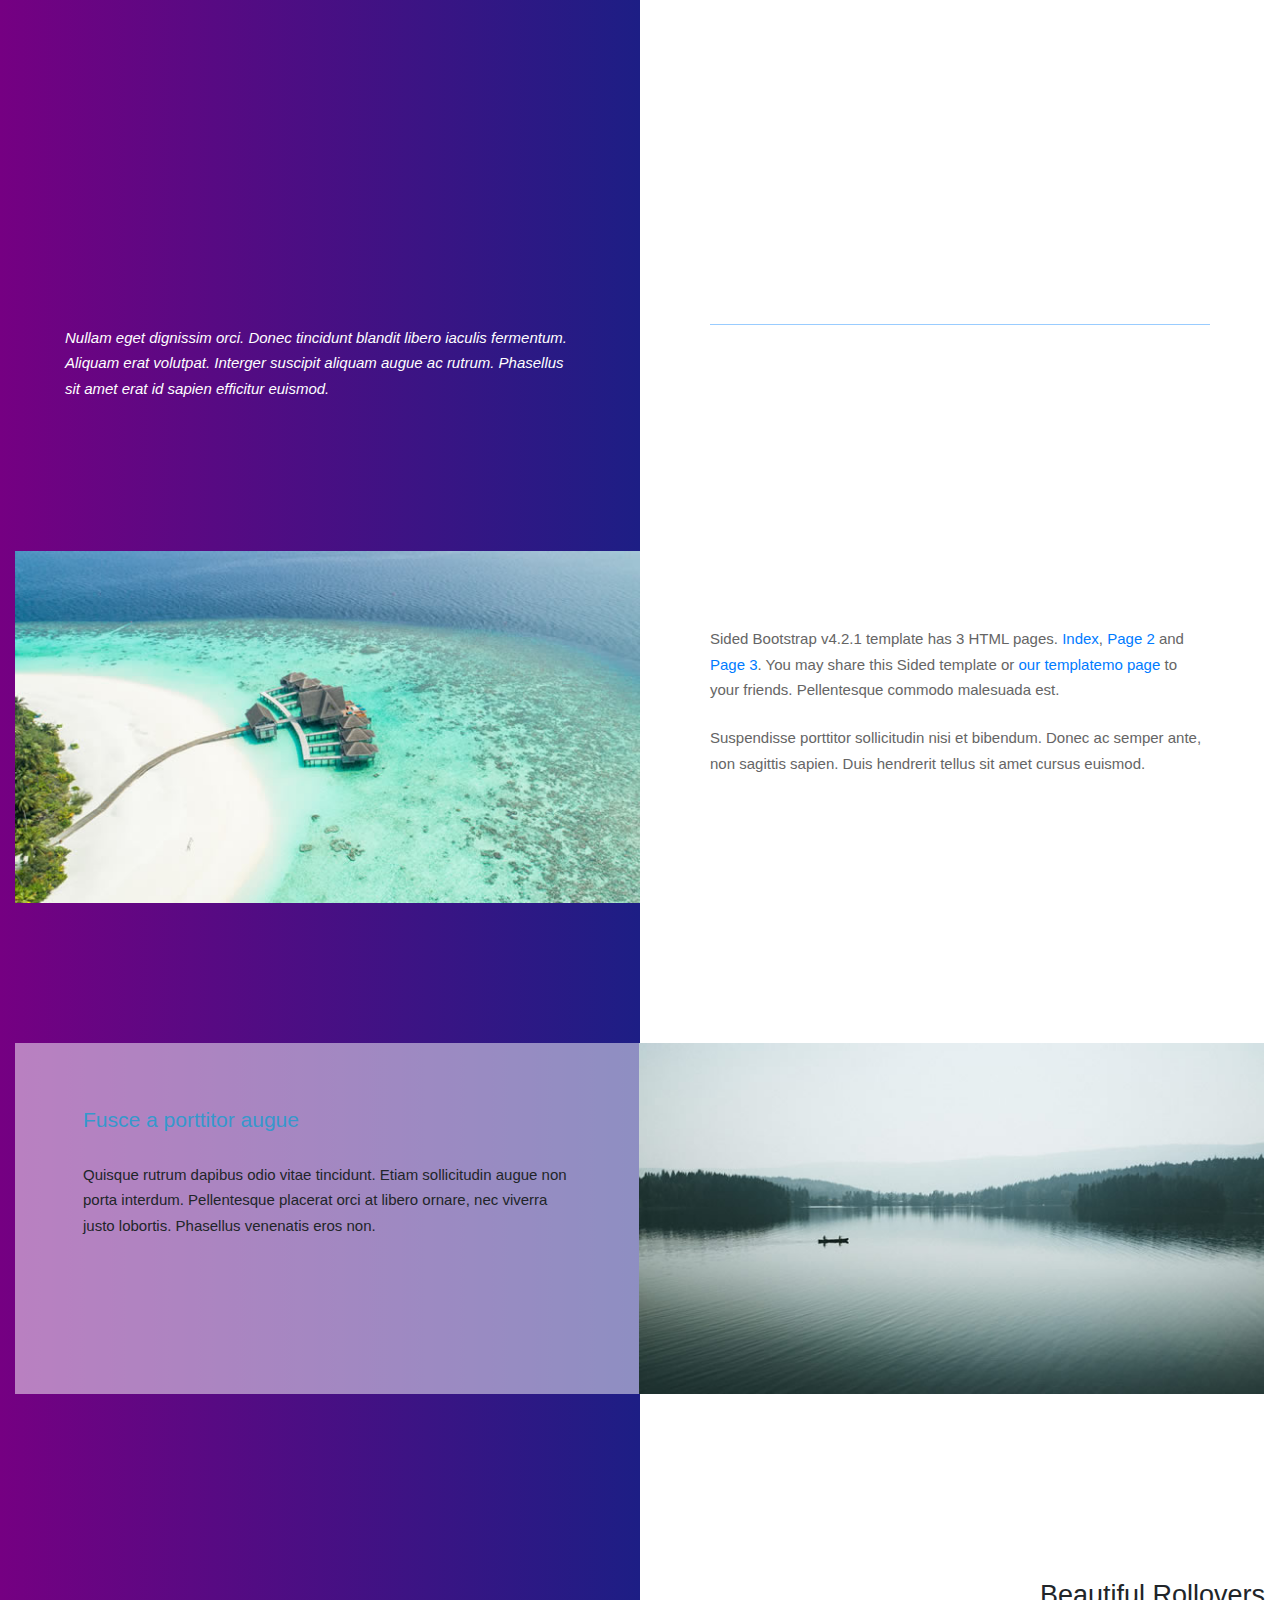
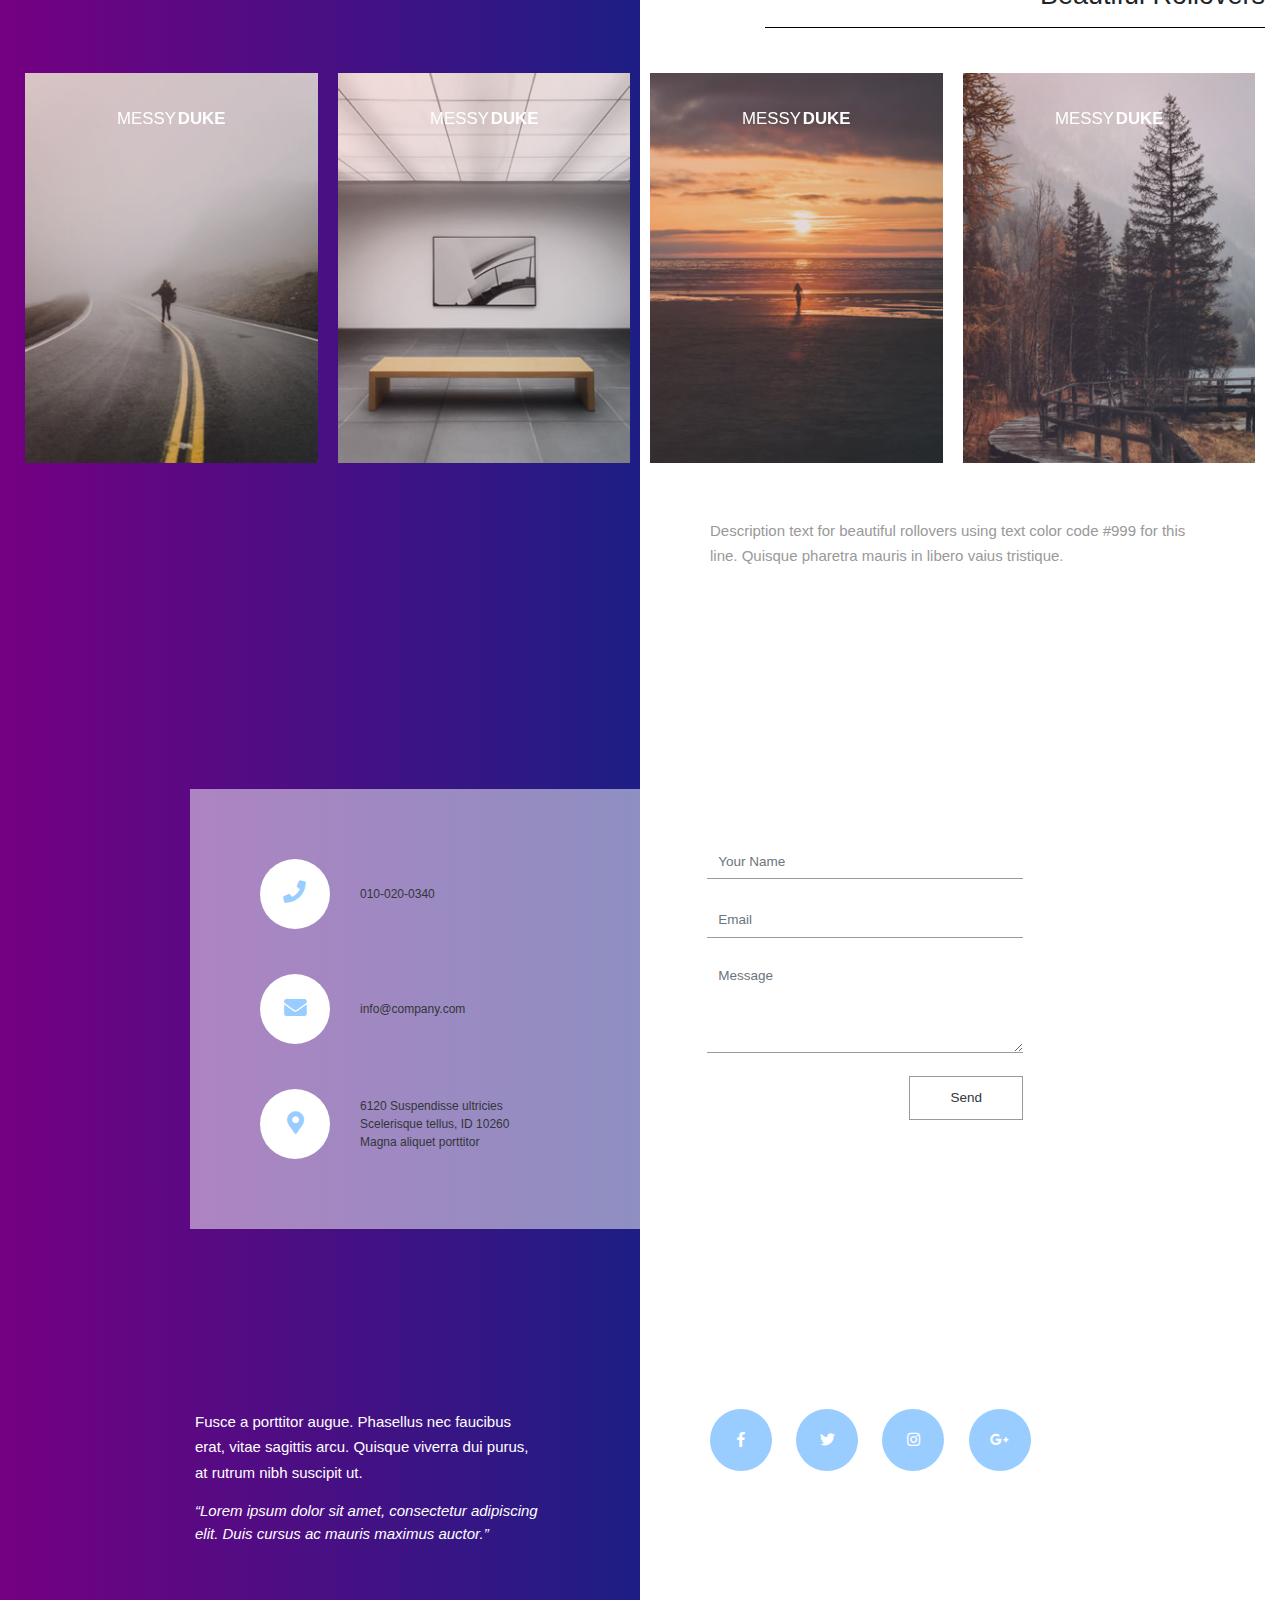
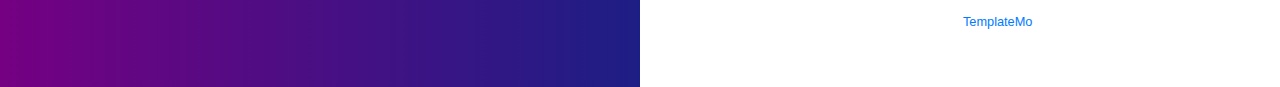
<file: docs/originalindex.html>
<!DOCTYPE html>
<html lang="en">
  <head>
    <meta charset="UTF-8" />
    <meta name="viewport" content="width=device-width, initial-scale=1.0" />
    <meta http-equiv="X-UA-Compatible" content="ie=edge" />

    <link rel="stylesheet" href="https://fonts.googleapis.com/css?family=Open+Sans:400,600" />
    <!-- Google web font "Open Sans" -->
    <link rel="stylesheet" href="css/all.min.css" />
    <link rel="stylesheet" href="css/bootstrap.min.css" />
    <link rel="stylesheet" href="css/templatemo-style.css" />
    <title>Sided Bootstrap 4 Theme</title>
  </head>
<!--
Sided Template
https://templatemo.com/tm-527-sided
-->
  <body>
    <div class="columns-bg">
      <!-- Logo & Intro -->
      <section id="logo" class="tm-section-logo">
        <div class="container-fluid">
          <div class="row">
            <div class="col-sm-12 offset-sm-0 col-md-6 offset-md-6">
              <div class="tm-site-name-container">
                <div class="tm-site-name-container-inner">
                  <h1 class="text-uppercase tm-text-primary tm-site-name">
                    Sided
                  </h1>
                  <p class="tm-text-primary tm-site-description">
                    new theme just for you
                  </p>
                </div>
              </div>
            </div>
          </div>
        </div>
      </section>

      <!-- Intro -->
      <section id="intro" class="tm-p-1-section-1">
        <div class="container-fluid">
          <div class="row">
            <div class="col-md-6">
              <div class="tm-section-text-container">
                <i class="tm-text-white">
                  <p class="mb-0">
                    Nullam eget dignissim orci. Donec tincidunt blandit libero iaculis fermentum. Aliquam erat volutpat. Interger suscipit aliquam augue ac rutrum. Phasellus sit amet erat id sapien efficitur euismod.</p>
                </i>
              </div>
            </div>
          </div>
        </div>
      </section>

      <!-- Our Place -->
      <section id="our_place">
        <div class="container-fluid">
          <div class="row">
            <div
              class="col-md-12 col-lg-6 tm-section-image-container tm-img-left-container"
            >
              <img src="img/forty_image_01.jpg" alt="Image" class="img-fluid" />
            </div>
            <div class="col-md-12 col-lg-6">
              <div class="tm-section-text-container-2">
                <h2
                  class="tm-text-primary tm-section-title-mb tm-sm-bg-white-alpha"
                >
                  Our Place
                </h2>
                <div class="tm-text-gray">
                  <p class="mb-4">
                  	Sided Bootstrap v4.2.1 template has 3 HTML pages. <a href="index.html">Index</a>, <a href="page-2.html">Page 2</a> and <a href="page-3.html">Page 3</a>.
                    You may share this Sided template or <a rel="nofollow" href="https://www.facebook.com/templatemo">our templatemo page</a> to your friends. Pellentesque commodo malesuada est.
                    </p>
                  <p class="mb-0">
                    Suspendisse porttitor sollicitudin nisi et bibendum. Donec
                    ac semper ante, non sagittis sapien. Duis hendrerit tellus
                    sit amet cursus euismod.
                  </p>
                </div>
              </div>
            </div>
          </div>
        </div>
      </section>

      <!-- Fusce, Section 4 -->
      <section id="section_4" class="tm-section-4">
        <div class="container-fluid">
          <div class="row flex-column-reverse flex-lg-row">
            <div class="col-md-12 col-lg-6 tm-text-left-container">
              <div class="tm-section-text-container-3 tm-bg-white-alpha h-100">
                <h2 class="tm-text-accent tm-section-title-mb">
                  Fusce a porttitor augue
                </h2>
                <p class="mb-0">
                  Quisque rutrum dapibus odio vitae tincidunt. Etiam
                  sollicitudin augue non porta interdum. Pellentesque placerat
                  orci at libero ornare, nec viverra justo lobortis. Phasellus
                  venenatis eros non.
                </p>
              </div>
            </div>
            <div
              class="col-md-12 col-lg-6 tm-section-image-container tm-img-right-container"
            >
              <img
                src="img/forty_image_02.jpg"
                alt="Image"
                class="img-fluid tm-img-right"
              />
            </div>
          </div>
        </div>
      </section>

      <!-- Beautiful Rollovers -->
      <section id="gallery">
        <div class="container-fluid">
          <div class="row">
            <div class="col-12 tm-section-title-mb tm-gallery-title-col">
              <h2 class="tm-section-title-2">Beautiful Rollovers</h2>
              <hr class="tm-section-title-underline" />
            </div>

            <div class="col-12">
              <div class="grid">
                <figure class="effect-duke mb-3">
                  <img
                    src="img/forty_image_11.jpg"
                    alt="Image"
                    class="img-fluid"
                  />
                  <figcaption>
                    <h2>Messy <span>Duke</span></h2>
                    <p>When he looks at the sky, he feels to run.</p>
                    <a href="#">View more</a>
                  </figcaption>
                </figure>
                <figure class="effect-duke">
                  <img
                    src="img/forty_image_12.jpg"
                    alt="Image"
                    class="img-fluid"
                  />
                  <figcaption>
                    <h2>Messy <span>Duke</span></h2>
                    <p>When he looks at the sky, he feels to run.</p>
                    <a href="page-2.html">View more</a>
                  </figcaption>
                </figure>
                <figure class="effect-duke mb-3">
                  <img
                    src="img/forty_image_13.jpg"
                    alt="Image"
                    class="img-fluid"
                  />
                  <figcaption>
                    <h2>Messy <span>Duke</span></h2>
                    <p>When he looks at the sky, he feels to run.</p>
                    <a href="#">View more</a>
                  </figcaption>
                </figure>
                <figure class="effect-duke">
                  <img
                    src="img/forty_image_14.jpg"
                    alt="Image"
                    class="img-fluid"
                  />
                  <figcaption>
                    <h2>Messy <span>Duke</span></h2>
                    <p>When he looks at the sky, he feels to run.</p>
                    <a href="#">View more</a>
                  </figcaption>
                </figure>
              </div>
            </div>

            <div class="col-md-6 tm-section-col-4">
              <div class="tm-section-text-container-4">
                <p class="tm-text-secondary mb-0">
                  Description text for beautiful rollovers using text color code
                  #999 for this line. Quisque pharetra mauris in libero vaius
                  tristique.
                </p>
              </div>
            </div>
          </div>
        </div>
      </section>

      <!-- Contact -->
      <section id="contact" class="tm-section-contact">
        <div class="row tm-contact-section">
          <div class="col-md-6 px-0">
            <div class="tm-bg-white-alpha tm-contact-left">
              <div class="media mb-5">
                <a href="#" class="tm-contact-link">
                  <span class="tm-contact-icon-container">
                    <span class="tm-contact-icon-container-inner">
                      <i class="fas fa-phone tm-contact-icon tm-phone-icon"></i>
                    </span>
                  </span>
                  <span class="media-body"> 010-020-0340 </span>
                </a>
              </div>
              <div class="media mb-5">
                <a href="mailto:" class="tm-contact-link">
                  <span class="tm-contact-icon-container">
                    <span class="tm-contact-icon-container-inner">
                      <i class="fas fa-envelope tm-contact-icon"></i>
                    </span>
                  </span>
                  <span class="media-body"> info@company.com </span>
                </a>
              </div>
              <div class="media">
                <a href="" class="tm-contact-link">
                  <span class="tm-contact-icon-container">
                    <span class="tm-contact-icon-container-inner">
                      <i class="fas fa-map-marker-alt tm-contact-icon"></i>
                    </span>
                  </span>
                  <span class="media-body">
                    6120 Suspendisse ultricies<br />Scelerisque tellus, ID
                    10260<br />Magna aliquet porttitor
                  </span>
                </a>
              </div>
            </div>
          </div>
          <div class="col-md-6 px-0">
            <div class="tm-contact-form-container">
              <form action="index.html" method="POST" class="tm-contact-form">
                <div class="form-group">
                  <input
                    type="text"
                    id="contact_name"
                    name="contact_name"
                    class="form-control rounded-0 border-top-0 border-right-0 border-left-0"
                    placeholder="Your Name"
                    required
                  />
                </div>
                <div class="form-group">
                  <input
                    type="email"
                    id="contact_email"
                    name="contact_email"
                    class="form-control rounded-0 border-top-0 border-right-0 border-left-0"
                    placeholder="Email"
                    required
                  />
                </div>
                <div class="form-group">
                  <textarea
                    rows="4"
                    id="contact_message"
                    name="contact_message"
                    class="form-control rounded-0 border-top-0 border-right-0 border-left-0"
                    placeholder="Message"
                    required
                  ></textarea>
                </div>
                <div class="text-right">
                  <button type="submit" class="btn tm-btn-submit rounded-0">
                    Send
                  </button>
                </div>
              </form>
            </div>
          </div>
        </div>
      </section>

      <section id="outro">
        <div class="container-fluid">
          <div class="row">
            <div class="col-sm-12 col-md-6">
              <div class="tm-section-text-container-5 tm-text-white">
                <p>
                  Fusce a porttitor augue. Phasellus nec faucibus erat, vitae
                  sagittis arcu. Quisque viverra dui purus, at rutrum nibh
                  suscipit ut.
                </p>
                <i
                  >&ldquo;Lorem ipsum dolor sit amet, consectetur adipiscing
                  elit. Duis cursus ac mauris maximus auctor.&rdquo;</i
                >
              </div>
            </div>
            <div class="col-sm-12 col-md-6">
              <div class="tm-section-text-container-6">
                <a class="tm-social-icon-container">
                  <span class="tm-social-icon-container-inner">
                    <i class="fab fa-facebook-f"></i>
                  </span>
                </a>
                <a class="tm-social-icon-container">
                  <span class="tm-social-icon-container-inner">
                    <i class="fab fa-twitter"></i>
                  </span>
                </a>
                <a class="tm-social-icon-container">
                  <span class="tm-social-icon-container-inner">
                    <i class="fab fa-instagram"></i>
                  </span>
                </a>
                <a class="tm-social-icon-container">
                  <span class="tm-social-icon-container-inner">
                    <i class="fab fa-google-plus-g"></i>
                  </span>
                </a>
              </div>
            </div>
          </div>
          <div class="row">
            <footer class="col-sm-12 col-md-6 offset-md-6 px-md-0">
              <p class="tm-copyright-text mb-0 tm-text-primary">
                Copyright &copy; 2019 Company Name 
                
                - Design: <a rel="nofollow" href="https://www.facebook.com/templatemo">TemplateMo</a>
              </p>
            </footer>
          </div>
        </div>
      </section>
    </div>
    <!-- /.columns-bg -->
  </body>
</html>
</file>
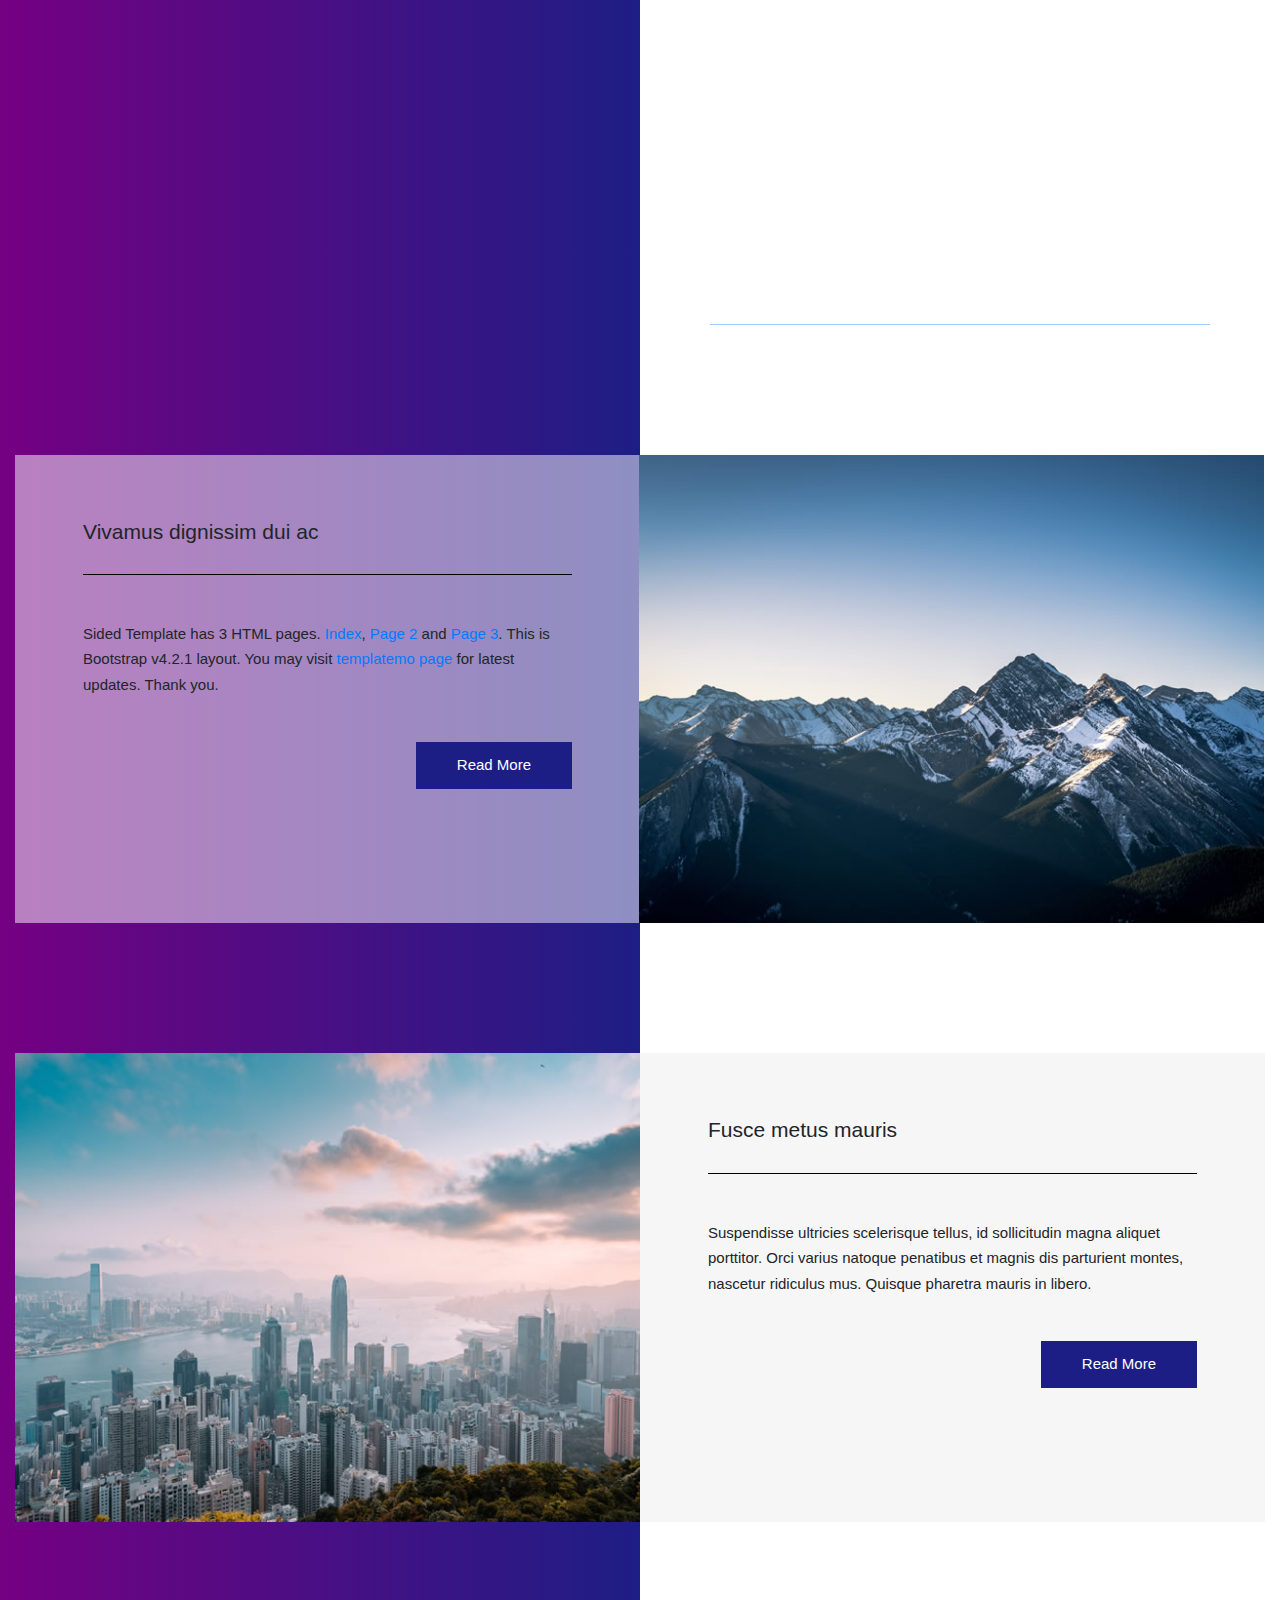
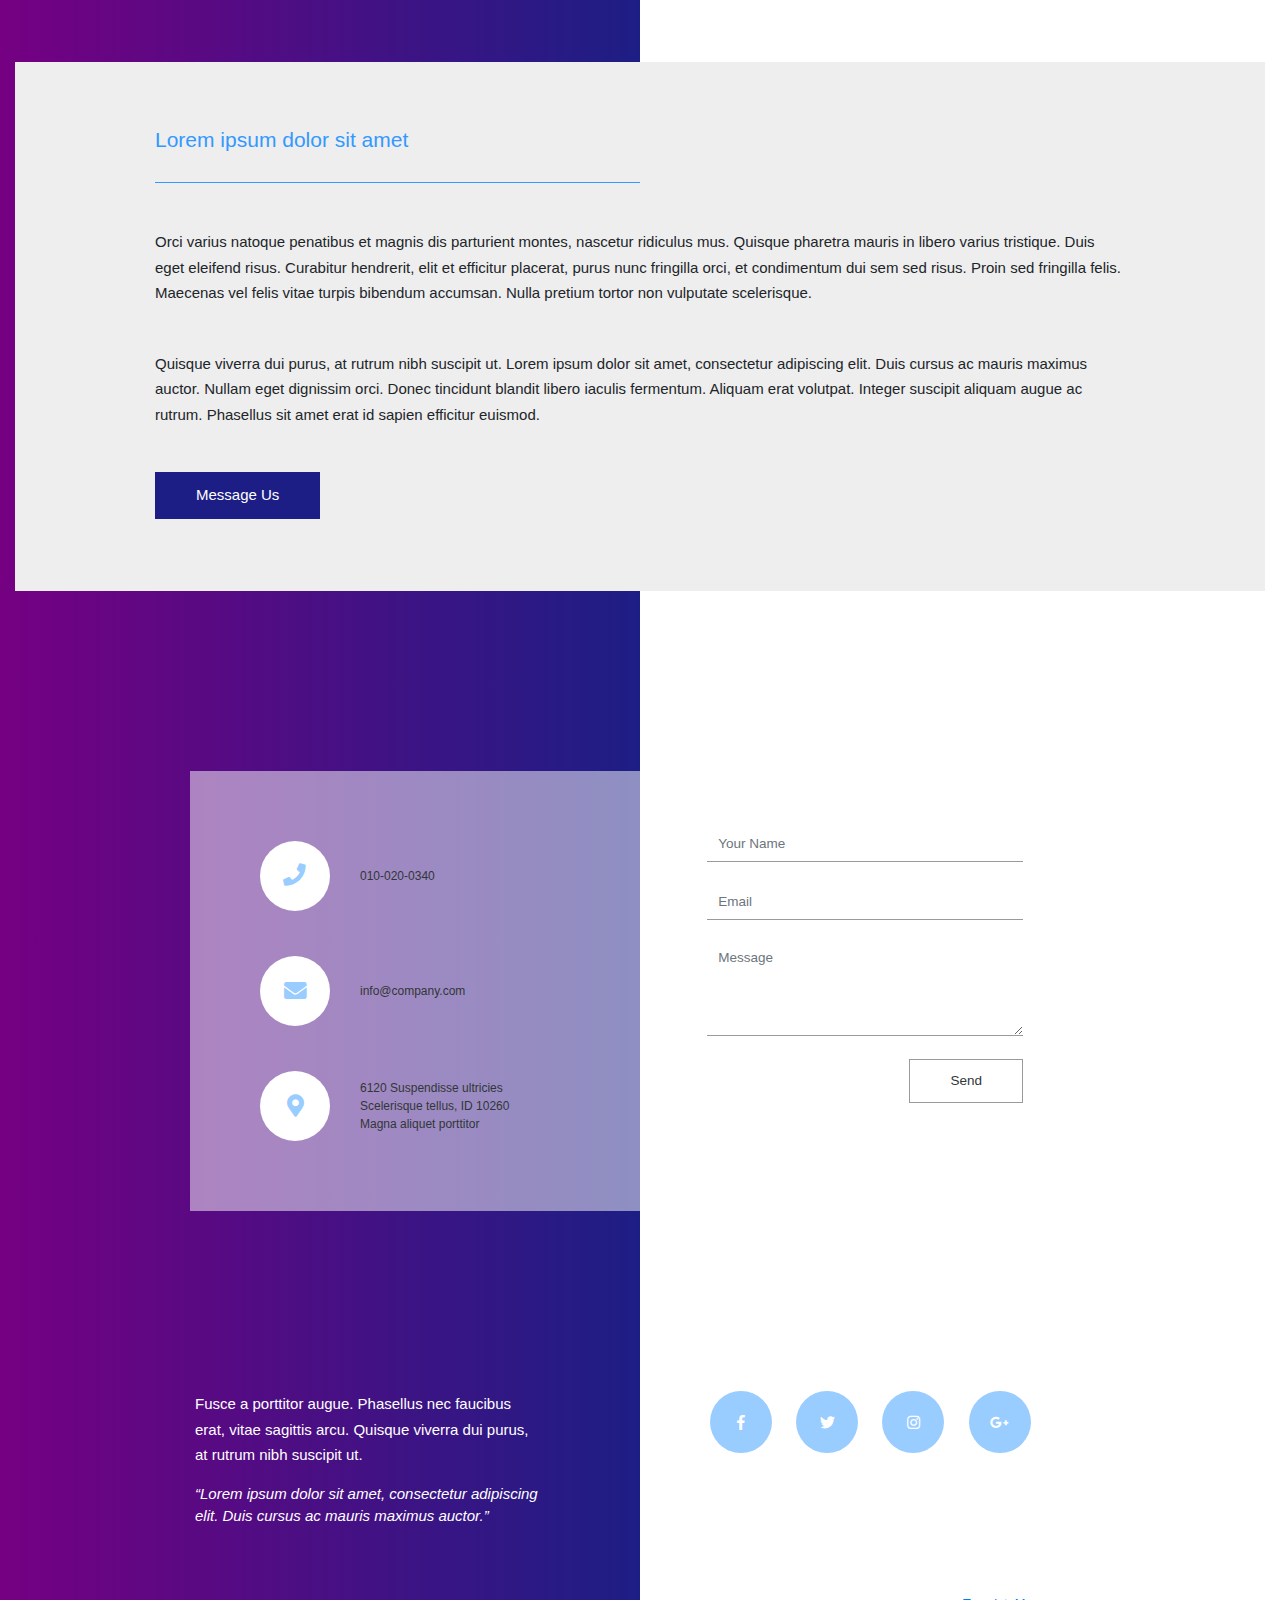
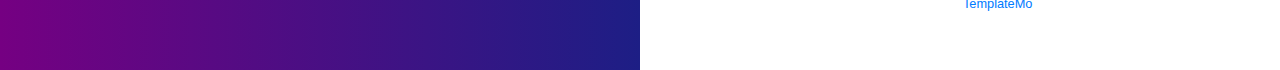
<file: docs/page-2.html>
<!DOCTYPE html>
<html lang="en">
  <head>
    <meta charset="UTF-8" />
    <meta name="viewport" content="width=device-width, initial-scale=1.0" />
    <meta http-equiv="X-UA-Compatible" content="ie=edge" />

    <link rel="stylesheet" href="https://fonts.googleapis.com/css?family=Open+Sans:400,600" />
    <!-- Google web font "Open Sans" -->
    <link rel="stylesheet" href="css/all.min.css" />
    <link rel="stylesheet" href="css/bootstrap.min.css" />
    <link rel="stylesheet" href="css/templatemo-style.css" />
    <title>Sided Bootstrap 4 Theme</title>
  </head>
<!--
Sided Template
https://templatemo.com/tm-527-sided
-->
  <body>
    <div class="columns-bg">
      <!-- Logo & Intro -->
      <section id="logo" class="tm-section-logo">
        <div class="container-fluid">
          <div class="row">
            <div class="col-sm-12 offset-sm-0 col-md-6 offset-md-6">
              <div class="tm-site-name-container">
                <div class="tm-site-name-container-inner">
                  <h1 class="text-uppercase tm-text-primary tm-site-name">
                    Sided
                  </h1>
                  <p class="tm-text-primary tm-site-description">
                    new theme just for you
                  </p>
                </div>
              </div>
            </div>
          </div>
        </div>
      </section>

      <!-- Section 1 -->
      <section id="section_1" class="tm-p-2-section-1 tm-sm-bg-blue">
        <div class="container-fluid">
          <div class="row flex-column-reverse flex-lg-row">
            <div class="col-md-12 col-lg-6 tm-text-left-container">
              <div class="tm-section-text-container-3 tm-bg-white-alpha h-100">
                <h2 class="tm-section-title-mb">Vivamus dignissim dui ac</h2>
                <hr class="tm-hr-mb" />
                <p class="tm-p-mb">
                  Sided Template has 3 HTML pages. <a href="index.html">Index</a>, <a href="page-2.html">Page 2</a> and <a href="page-3.html">Page 3</a>.
                  This is Bootstrap v4.2.1 layout. You may visit <a rel="nofollow" href="https://www.facebook.com/templatemo">templatemo page</a> for latest updates. Thank you.
                </p>
                <div class="text-right">
                  <a href="#section_2" class="btn btn-primary">Read More</a>
                </div>
              </div>
            </div>
            <div
              class="col-md-12 col-lg-6 tm-section-image-container tm-img-right-container"
            >
              <img
                src="img/forty_image_21.jpg"
                alt="Image"
                class="img-fluid tm-img-right"
              />
            </div>
          </div>
        </div>
      </section>

      <!-- Section 2 -->
      <section id="section_2" class="tm-section-4">
        <div class="container-fluid">
          <div class="row">
            <div
              class="col-md-12 col-lg-6 tm-section-image-container tm-img-left-container"
            >
              <img src="img/forty_image_22.jpg" alt="Image" class="img-fluid" />
            </div>
            <div class="col-md-12 col-lg-6 pl-lg-0">
              <div class="tm-section-text-container-3 tm-bg-gray h-100">
                <h2 class="tm-section-title-mb">Fusce metus mauris</h2>
                <hr class="tm-hr-mb" />
                <p class="tm-p-mb">
                  Suspendisse ultricies scelerisque tellus, id sollicitudin
                  magna aliquet porttitor. Orci varius natoque penatibus et
                  magnis dis parturient montes, nascetur ridiculus mus. Quisque
                  pharetra mauris in libero.
                </p>
                <div class="text-right">
                  <a href="#section_3" class="btn btn-primary">Read More</a>
                </div>
              </div>
            </div>
          </div>
        </div>
      </section>

      <section id="section_3" class="tm-section-4">
        <div class="container-fluid">
          <div class="row">
            <div class="col-12">
              <div class="tm-section-text-container-7 tm-bg-dark-gray">
                <h2 class="tm-section-title-mb tm-text-primary-bright">
                  Lorem ipsum dolor sit amet
                </h2>
                <hr
                  class="tm-hr-mb tm-hr-primary-bright tm-section-underline ml-0"
                />
                <p class="tm-p-mb">
                  Orci varius natoque penatibus et magnis dis parturient montes,
                  nascetur ridiculus mus. Quisque pharetra mauris in libero
                  varius tristique. Duis eget eleifend risus. Curabitur
                  hendrerit, elit et efficitur placerat, purus nunc fringilla
                  orci, et condimentum dui sem sed risus. Proin sed fringilla
                  felis. Maecenas vel felis vitae turpis bibendum accumsan.
                  Nulla pretium tortor non vulputate scelerisque.
                </p>
                <p class="tm-p-mb">
                  Quisque viverra dui purus, at rutrum nibh suscipit ut. Lorem
                  ipsum dolor sit amet, consectetur adipiscing elit. Duis cursus
                  ac mauris maximus auctor. Nullam eget dignissim orci. Donec
                  tincidunt blandit libero iaculis fermentum. Aliquam erat
                  volutpat. Integer suscipit aliquam augue ac rutrum. Phasellus
                  sit amet erat id sapien efficitur euismod.
                </p>
                <div class="mb-2">
                  <a href="#contact" class="btn btn-primary">Message Us</a>
                </div>
              </div>
            </div>
          </div>
        </div>
      </section>

      <!-- Contact -->
      <section id="contact" class="tm-section-contact">
        <div class="row tm-contact-section">
          <div class="col-md-6 px-0">
            <div class="tm-bg-white-alpha tm-contact-left">
              <div class="media mb-5">
                <a href="#" class="tm-contact-link">
                  <span class="tm-contact-icon-container">
                    <span class="tm-contact-icon-container-inner">
                      <i class="fas fa-phone tm-contact-icon tm-phone-icon"></i>
                    </span>
                  </span>
                  <span class="media-body"> 010-020-0340 </span>
                </a>
              </div>
              <div class="media mb-5">
                <a href="mailto:" class="tm-contact-link">
                  <span class="tm-contact-icon-container">
                    <span class="tm-contact-icon-container-inner">
                      <i class="fas fa-envelope tm-contact-icon"></i>
                    </span>
                  </span>
                  <span class="media-body"> info@company.com </span>
                </a>
              </div>
              <div class="media">
                <a href="" class="tm-contact-link">
                  <span class="tm-contact-icon-container">
                    <span class="tm-contact-icon-container-inner">
                      <i class="fas fa-map-marker-alt tm-contact-icon"></i>
                    </span>
                  </span>
                  <span class="media-body">
                    6120 Suspendisse ultricies<br />Scelerisque tellus, ID
                    10260<br />Magna aliquet porttitor
                  </span>
                </a>
              </div>
            </div>
          </div>
          <div class="col-md-6 px-0">
            <div class="tm-contact-form-container">
              <form action="index.html" method="POST" class="tm-contact-form">
                <div class="form-group">
                  <input
                    type="text"
                    id="contact_name"
                    name="contact_name"
                    class="form-control rounded-0 border-top-0 border-right-0 border-left-0"
                    placeholder="Your Name"
                    required
                  />
                </div>
                <div class="form-group">
                  <input
                    type="email"
                    id="contact_email"
                    name="contact_email"
                    class="form-control rounded-0 border-top-0 border-right-0 border-left-0"
                    placeholder="Email"
                    required
                  />
                </div>
                <div class="form-group">
                  <textarea
                    rows="4"
                    id="contact_message"
                    name="contact_message"
                    class="form-control rounded-0 border-top-0 border-right-0 border-left-0"
                    placeholder="Message"
                    required
                  ></textarea>
                </div>
                <div class="text-right">
                  <button type="submit" class="btn tm-btn-submit rounded-0">
                    Send
                  </button>
                </div>
              </form>
            </div>
          </div>
        </div>
      </section>

      <section id="outro">
        <div class="container-fluid">
          <div class="row">
            <div class="col-sm-12 col-md-6">
              <div class="tm-section-text-container-5 tm-text-white">
                <p>
                  Fusce a porttitor augue. Phasellus nec faucibus erat, vitae
                  sagittis arcu. Quisque viverra dui purus, at rutrum nibh
                  suscipit ut.
                </p>
                <i
                  >&ldquo;Lorem ipsum dolor sit amet, consectetur adipiscing
                  elit. Duis cursus ac mauris maximus auctor.&rdquo;</i
                >
              </div>
            </div>
            <div class="col-sm-12 col-md-6">
              <div class="tm-section-text-container-6">
                <a class="tm-social-icon-container">
                  <span class="tm-social-icon-container-inner">
                    <i class="fab fa-facebook-f"></i>
                  </span>
                </a>
                <a class="tm-social-icon-container">
                  <span class="tm-social-icon-container-inner">
                    <i class="fab fa-twitter"></i>
                  </span>
                </a>
                <a class="tm-social-icon-container">
                  <span class="tm-social-icon-container-inner">
                    <i class="fab fa-instagram"></i>
                  </span>
                </a>
                <a class="tm-social-icon-container">
                  <span class="tm-social-icon-container-inner">
                    <i class="fab fa-google-plus-g"></i>
                  </span>
                </a>
              </div>
            </div>
          </div>
          <div class="row">
            <footer class="col-sm-12 col-md-6 offset-md-6 px-md-0">
              <p class="tm-copyright-text mb-0 tm-text-primary">
                Copyright &copy; 2019 Company Name 
                
                - Design: <a rel="nofollow" href="https://www.facebook.com/templatemo">TemplateMo</a>
              </p>
            </footer>
          </div>
        </div>
      </section>
    </div>
    <!-- /.columns-bg -->
  </body>
</html>
</file>
<file: docs/css/templatemo-style.css>
/*

Sided Template

https://templatemo.com/tm-527-sided



    Primary color         #99ccff
    Primary bright color  #3399FF
    Gray bg               #f6f6f6
    Dark Gray bg          #eeeeee
*/

html {
  font-family: "Press Start 2P", sans-serif; /*Arial, Helvetica, sans-serif;*/
  font-size: 15px;
  font-weight: 400;
  -webkit-font-smoothing: antialiased;
  scroll-behavior: smooth;
}

body {
  font-family: "Press Start 2P", sans-serif;
  overflow-x: hidden;
}

a,
button {
  transition: all 0.3s ease;
}

a:hover {
  text-decoration: none;
}

.tm-bg-white-alpha {
  background-color: rgba(255, 255, 255, 0.5);
}

.tm-bg-black-alpha {
  background-color: rgba(0, 0, 0, 0.5);
}

.tm-bg-gray {
  background-color: #f6f6f6;
}

.tm-bg-dark-gray {
  background-color: #eeeeee;
}

h2 {
  font-size: 1.4rem;
}

p {
  line-height: 1.7;
}

.tm-text-white {
  color: white;
}

.columns-bg {
  background-image: linear-gradient(
    to right,
    #750082,
    rgba(29, 30, 133, 1) 50%,
    #ffffff 50%
  );
}

.container-fluid {
  max-width: 1310px;
}

.tm-section-logo {
  padding-top: 170px;
  padding-bottom: 0;
}

.tm-section-logo-short {
  padding-top: 100px;
}

.tm-p-1-section-1 {
  margin-bottom: 80px;
}

#our_place {
  padding-top: 70px;
  padding-bottom: 70px;
}

.tm-section-4 {
  padding-top: 70px;
  padding-bottom: 70px;
}

#gallery {
  padding-top: 115px;
  padding-bottom: 110px;
}

.tm-section-contact {
  padding-top: 110px;
  padding-bottom: 90px;
}

#outro {
  padding-top: 90px;
}

#footer {
  padding-top: 30px;
  padding-bottom: 55px;
}

.tm-bg-primary {
  background-color: #99ccff;
}

.tm-text-primary {
  color: #ffffff;
}

.tm-text-primary-bright {
  color: #3399ff;
}

.tm-hr-primary-bright {
  border-color: #3399ff;
}

.tm-hr-white {
  border-color: white;
}

.tm-text-secondary {
  color: #999999;
}

.tm-text-gray {
  color: #656565;
}

.tm-text-accent {
  color: #3698cc;
}

.tm-section-title-2 {
  font-size: 1.8rem;
  text-align: right;
}

.tm-section-title-underline {
  border-top: 1px solid black;
  max-width: 500px;
  margin-right: 0;
  width: 85%;
}

.tm-site-name-container {
  max-width: 500px;
  margin-left: auto;
  margin-right: auto;
  border-bottom: 1px solid #99ccff;
  display: flex;
  align-items: center;
  justify-content: center;
}

.tm-site-name-container-inner {
  display: inline-block;
  margin-left: auto;
  margin-right: auto;
}

.tm-site-name {
  font-size: 3.5rem;
  font-weight: 600;
}

.tm-site-description {
  font-size: 1.3rem;
  margin-bottom: 50px;
}

.tm-section-text-container {
  padding: 0 50px;
}

.tm-section-text-container-2 {
  padding: 20px 55px 30px;
  max-width: 640px;
}

.tm-section-text-container-3 {
  padding: 64px 68px;
}

.tm-section-col-4 {
  margin-right: 0;
  margin-left: auto;
}

.tm-section-text-container-4 {
  padding: 40px 55px 0;
}

.tm-footer-text-container {
  padding: 0 70px;
}

.tm-section-text-container-5 {
  max-width: 430px;
  padding-right: 85px;
  margin-right: 0;
  margin-left: auto;
}

.tm-section-text-container-6 {
  padding: 0 55px 60px;
}

.tm-section-text-container-8 {
  padding: 64px 68px;
}

.tm-section-title-mb {
  margin-bottom: 30px;
}

.tm-section-title-mb-2 {
  margin-bottom: 50px;
}

.tm-img-right {
  margin-left: -1px; /* to fix 1 px gap in Chrome */
}

.tm-img-left-container,
.tm-text-left-container {
  padding-right: 0;
}

.tm-img-right-container {
  padding-left: 0;
}

/* Common style */
.grid {
  overflow: auto;
  display: flex;
  align-items: baseline;
  margin-left: auto;
  margin-right: auto;
}

.grid figure {
  position: relative;
  overflow: hidden;
  background: #3085a3;
  text-align: center;
  cursor: pointer;
  margin-left: 10px;
  margin-right: 10px;
}

.grid figure img {
  position: relative;
  display: block;
  min-height: 100%;
  max-width: 100%;
  opacity: 0.8;
}

.grid figure figcaption {
  padding: 2em;
  color: #fff;
  text-transform: uppercase;
  /* font-size: 1.25em; */
  -webkit-backface-visibility: hidden;
  backface-visibility: hidden;
}

.grid figure figcaption::before,
.grid figure figcaption::after {
  pointer-events: none;
}

.grid figure figcaption,
.grid figure figcaption > a {
  position: absolute;
  top: 0;
  left: 0;
  width: 100%;
  height: 100%;
}

/* Anchor will cover the whole item by default */
/* For some effects it will show as a button */
.grid figure figcaption > a {
  z-index: 1000;
  text-indent: 200%;
  white-space: nowrap;
  font-size: 0;
  opacity: 0;
}

.grid figure h2 {
  word-spacing: -0.15em;
  font-weight: 300;
}

.grid figure h2 span {
  font-weight: 800;
}

.grid figure h2,
.grid figure p {
  margin: 0;
}

.grid figure p {
  letter-spacing: 1px;
  font-size: 68.5%;
}

/*---------------*/
/***** Duke *****/
/*---------------*/

figure.effect-duke {
  background: -webkit-linear-gradient(-45deg, #34495e 0%, #cc6055 100%);
  background: linear-gradient(-45deg, #34495e 0%, #cc6055 100%);
}

figure.effect-duke img,
figure.effect-duke p {
  -webkit-transition: opacity 0.35s, -webkit-transform 0.35s;
  transition: opacity 0.35s, transform 0.35s;
}

figure.effect-duke:hover img {
  opacity: 0.1;
  -webkit-transform: scale3d(2, 2, 1);
  transform: scale3d(2, 2, 1);
}

figure.effect-duke h2 {
  -webkit-transition: -webkit-transform 0.35s;
  transition: transform 0.35s;
  -webkit-transform: scale3d(0.8, 0.8, 1);
  transform: scale3d(0.8, 0.8, 1);
  -webkit-transform-origin: 50% 100%;
  transform-origin: 50% 100%;
}

figure.effect-duke p {
  position: absolute;
  bottom: 0;
  left: 0;
  margin: 20px;
  padding: 30px;
  border: 2px solid #fff;
  text-transform: none;
  font-size: 90%;
  opacity: 0;
  -webkit-transform: scale3d(0.8, 0.8, 1);
  transform: scale3d(0.8, 0.8, 1);
  -webkit-transform-origin: 50% -100%;
  transform-origin: 50% -100%;
}

figure.effect-duke:hover h2,
figure.effect-duke:hover p {
  opacity: 1;
  -webkit-transform: scale3d(1, 1, 1);
  transform: scale3d(1, 1, 1);
}

.tm-contact-section {
  font-size: 0.95rem;
}

.tm-contact-left {
  max-width: 450px;
  margin-left: auto;
  margin-right: 0;
  padding: 70px 45px 70px 70px;
}

.tm-contact-left,
.tm-contact-form-container {
  max-width: 450px;
}

.tm-contact-link {
  color: #313638;
  display: flex;
  align-items: center;
  font-size: 0.8rem;
}

.tm-contact-icon-container {
  display: inline-block;
  background-color: white;
  color: #99ccff;
  width: 70px;
  height: 70px;
  border-radius: 50%;
  margin-right: 30px;
}

.tm-contact-icon-container-inner {
  display: flex;
  align-items: center;
  justify-content: center;
  height: 100%;
}

.tm-social-icon-container {
  cursor: pointer;
  width: 62px;
  height: 62px;
  background-color: #99ccff;
  border-radius: 50%;
  display: inline-block;
  text-align: center;
  margin-right: 20px;
  margin-bottom: 20px;
  align-items: center;
  justify-content: center;
}

.tm-social-icon-container-inner {
  display: flex;
  align-items: center;
  justify-content: center;
  height: 100%;
}

.tm-contact-icon {
  font-size: 1.5rem;
}

.tm-phone-icon {
  margin-top: -2px;
  margin-left: -2px;
}

.tm-contact-form {
  max-width: 380px;
}

.form-group {
  margin-bottom: 1.5rem;
}

.form-control {
  border-color: #9a9a9a;
  font-size: 0.9rem;
}

.form-control:focus {
  box-shadow: none;
}

.tm-contact-form-container {
  padding: 55px 67px;
}

.tm-btn-submit {
  border: 1px solid #9a9a9a;
  padding: 10px 35px;
  color: #313638;
  font-size: 0.9rem;
}

.tm-btn-submit:hover {
  color: #99ccff;
  border-color: #99ccff;
}

.tm-social-icon-container:hover {
  background-color: #568dc0;
}

.tm-social-icon-container i {
  color: white;
}

.tm-copyright-text {
  font-size: 0.85rem;
}

.tm-copyright-link {
  color: #99ccff;
}

.tm-p-2-section-1 {
  margin-top: 70px;
  padding-top: 60px;
  padding-bottom: 60px;
}

.tm-p-3-section-1 {
  padding-top: 82px;
}

.tm-p-3-section-3 {
  margin-top: 60px;
  margin-bottom: 40px;
}

.tm-p-3-section-contact {
  padding-top: 60px;
}

.tm-section-underline {
  width: 50%;
}

.btn {
  padding: 11px 40px;
  border-radius: 0;
}

.btn-primary {
  background-color: #1d1e85;
  border-color: #1d1e85;
}

.btn-secondary {
  background-color: white;
  border-color: white;
  color: #3399ff;
}

.btn-secondary:hover {
  color: #750082;
  background-color: #c5c7ca;
  border-color: #c5c7ca;
}

hr {
  border-color: black;
}

.tm-hr-mb {
  margin-bottom: 46px;
}

.tm-p-mb {
  margin-bottom: 45px;
}

.tm-text-right-container {
  padding-left: 0;
}

.tm-section-text-container-7 {
  padding: 65px 140px;
}

#bg_img_31 {
  background-image: url(../img/forty_image_31.jpg);
  height: 640px;
  background-repeat: no-repeat;
  background-size: cover;
  background-position: center;
}

#bg_img_32 {
  background-image: url(../img/forty_image_32.jpg);
  height: 640px;
  background-repeat: no-repeat;
  background-size: cover;
  background-position: center;
}

#bg_dark_forest {
  background-image: url(../img/darkforest-gif.gif);
  height: 640px;
  background-repeat: no-repeat;
  background-size: cover;
  background-position: center;
}

.tm-section-icon-container {
  display: flex;
  align-items: center;
  justify-content: center;
  flex-direction: column;
}

.fa-6x {
  font-size: 6em;
}

.tm-overlay-container {
  position: relative;
}

.tm-text-overlay {
  max-width: 498px;
  width: 50%;
  height: 100%;
  margin-left: 50%;
}

.tm-copyright-text {
  padding: 60px 40px 55px 70px;
}

@media (min-width: 1200px) {
  .container {
    max-width: 1280px;
  }
}

@media (max-width: 1200px) {
  .tm-section-title-underline {
    max-width: 350px;
  }

  .grid figure h2 {
    font-size: 1.1em;
  }

  figure.effect-duke p {
    padding: 20px;
  }

  .tm-social-icon-container {
    width: 50px;
    height: 50px;
  }
}

@media (max-width: 1100px) {
  .tm-section-underline {
    width: 60%;
  }
}

@media (max-width: 991px) {
  .grid {
    flex-wrap: wrap;
    max-width: 640px;
    margin-left: auto;
    margin-right: auto;
  }

  .tm-social-icon-container {
    margin-right: 10px;
  }

  .tm-section-text-container-2 {
    margin: 0 auto;
    background-color: rgba(255, 255, 255, 0.9);
  }

  .tm-section-text-container-3 {
    max-width: 640px;
    margin-left: auto;
    margin-right: auto;
  }

  .tm-section-text-container-4 {
    padding-left: 15px;
    padding-right: 15px;
    max-width: 320px;
  }

  .tm-section-image-container {
    text-align: center;
  }

  .tm-img-left-container,
  .tm-text-left-container {
    padding-right: 15px;
  }

  .tm-img-right-container {
    padding-left: 15px;
  }

  .tm-section-title-2 {
    text-align: center;
  }

  .tm-section-title-underline {
    margin-left: auto;
    margin-right: auto;
  }

  .tm-section-text-container-7 {
    max-width: 640px;
    margin-left: auto;
    margin-right: auto;
    padding: 64px 68px;
  }

  .tm-text-overlay {
    padding: 7%;
    width: 100%;
    margin-left: auto;
    position: relative;
    right: 0;
  }

  .tm-section-underline {
    width: 80%;
  }
}

@media (max-width: 900px) {
  #outro {
    padding-top: 45px;
  }
}

@media (max-width: 767px) {
  .columns-bg {
    background-image: none;
  }

  .tm-site-name-container {
    background-color: rgba(255, 255, 255, 0.5);
  }

  .tm-section-logo {
    padding-top: 3rem;
  }

  .tm-p-1-section-1 {
    margin-top: 50px;
    margin-bottom: 50px;
  }

  .tm-p-2-section-1 {
    margin-top: 50px;
  }

  .tm-p-3-section-3 {
    margin-top: 0;
  }

  #intro,
  #section_4,
  #contact {
    background-color: #99ccff;
  }

  #our_place {
    background-color: white;
    padding-top: 35px;
    padding-bottom: 35px;
  }

  #gallery {
    padding-top: 60px;
    padding-bottom: 60px;
  }

  .tm-section-contact {
    padding-top: 80px;
    padding-bottom: 80px;
  }

  #outro {
    padding-top: 60px;
  }

  #footer {
    padding-top: 0;
    padding-bottom: 15px;
  }

  .tm-contact-left {
    margin-left: 0;
  }

  .tm-section-text-container {
    padding: 50px;
  }

  .tm-section-text-container-4 {
    padding: 30px 70px 0;
    max-width: none;
  }

  .tm-section-text-container-5 {
    margin-left: 0;
  }

  .tm-section-text-container-6 {
    margin-top: 50px;
    padding: 0;
  }

  #outro .tm-text-white {
    color: #99ccff;
  }

  .tm-contact-left,
  .tm-contact-form-container {
    margin-left: auto;
    margin-right: auto;
  }

  .tm-contact-form-container {
    padding-bottom: 0;
  }

  .tm-btn-submit {
    color: white;
    border-color: white;
  }

  .tm-btn-submit:hover {
    color: #e9ecef;
    border-color: #e9ecef;
  }

  .form-control {
    background-color: transparent;
    color: white;
    border-color: white;
  }

  .form-control::placeholder {
    /* Chrome, Firefox, Opera, Safari 10.1+ */
    color: white;
    opacity: 1; /* Firefox */
  }

  .form-control:-ms-input-placeholder {
    /* Internet Explorer 10-11 */
    color: white;
  }

  .form-control::-ms-input-placeholder {
    /* Microsoft Edge */
    color: white;
  }

  .tm-copyright-text {
    background-color: rgba(255, 255, 255, 0.8);
    padding: 10px 10px 10px 0;
  }

  .tm-sm-bg-blue {
    background-color: #99ccff;
  }

  .tm-section-icon-container {
    padding-top: 150px;
    padding-bottom: 150px;
  }

  .tm-section-underline {
    width: 100%;
  }

  #bg_img_31 {
    height: 500px;
  }

  .tm-p-3-section-contact {
    padding-bottom: 60px;
  }
}

@media (max-width: 687px) {
  .grid figure {
    flex: 1 0 40%;
  }
}

@media (max-width: 575px) {
  .tm-section-text-container-5 {
    padding-right: 15px;
    margin-left: 0;
    margin-right: auto;
  }

  .tm-section-text-container-6 {
    padding: 0 15px 0 0;
    margin-left: 0;
    margin-right: auto;
    max-width: 450px;
  }

  .tm-section-text-container-3,
  .tm-section-text-container-8 {
    padding: 40px 30px;
  }

  .tm-section-icon-container {
    padding-top: 90px;
    padding-bottom: 90px;
  }
}

@media (max-width: 529px) {
  .grid {
    max-width: 300px;
    overflow-x: hidden;
  }
  .grid figure {
    flex: 1 0 100%;
  }

  .tm-section-text-container-4 {
    max-width: 320px;
    margin-left: auto;
    margin-right: auto;
    padding: 30px;
  }
}

@media (max-width: 480px) {
  h1 {
    font-size: 2rem;
  }

  .tm-site-name-container {
    padding-left: 15%;
    padding-right: 10%;
  }

  .tm-sm-bg-white-alpha {
    background-color: rgba(255, 255, 255, 0.8);
    padding: 5px;
  }

  .grid {
    flex-wrap: wrap;
  }

  .tm-gallery-title-col {
    padding-right: 15px;
  }

  .tm-section-text-container-4 {
    padding: 30px;
  }

  .tm-footer-text-container {
    padding-left: 25px;
  }

  .tm-contact-left {
    padding: 60px 30px;
  }

  .tm-contact-form-container {
    padding: 40px 30px 0;
  }

  #outro {
    padding-top: 40px;
    padding-left: 10px;
  }

  #bg_img_32 {
    height: 600px;
  }

  #bg_dark_forest {
    height: 600px;
  }
}
</file>
<file: Website/css/templatemo-style.css>
/*

Sided Template

https://templatemo.com/tm-527-sided



    Primary color         #99ccff
    Primary bright color  #3399FF
    Gray bg               #f6f6f6
    Dark Gray bg          #eeeeee
*/

html {
  font-family: "Press Start 2P", sans-serif; /*Arial, Helvetica, sans-serif;*/
  font-size: 15px;
  font-weight: 400;
  -webkit-font-smoothing: antialiased;
  scroll-behavior: smooth;
}

body {
  font-family: "Press Start 2P", sans-serif;
  overflow-x: hidden;
}

a,
button {
  transition: all 0.3s ease;
}

a:hover {
  text-decoration: none;
}

.tm-bg-white-alpha {
  background-color: rgba(255, 255, 255, 0.5);
}

.tm-bg-black-alpha {
  background-color: rgba(0, 0, 0, 0.5);
}

.tm-bg-gray {
  background-color: #f6f6f6;
}

.tm-bg-dark-gray {
  background-color: #eeeeee;
}

h2 {
  font-size: 1.4rem;
}

p {
  line-height: 1.7;
}

.tm-text-white {
  color: white;
}

.columns-bg {
  background-image: linear-gradient(
    to right,
    #750082,
    rgba(29, 30, 133, 1) 50%,
    #ffffff 50%
  );
}

.container-fluid {
  max-width: 1310px;
}

.tm-section-logo {
  padding-top: 170px;
  padding-bottom: 0;
}

.tm-section-logo-short {
  padding-top: 100px;
}

.tm-p-1-section-1 {
  margin-bottom: 80px;
}

#our_place {
  padding-top: 70px;
  padding-bottom: 70px;
}

.tm-section-4 {
  padding-top: 70px;
  padding-bottom: 70px;
}

#gallery {
  padding-top: 115px;
  padding-bottom: 110px;
}

.tm-section-contact {
  padding-top: 110px;
  padding-bottom: 90px;
}

#outro {
  padding-top: 90px;
}

#footer {
  padding-top: 30px;
  padding-bottom: 55px;
}

.tm-bg-primary {
  background-color: #99ccff;
}

.tm-text-primary {
  color: #ffffff;
}

.tm-text-primary-bright {
  color: #3399ff;
}

.tm-hr-primary-bright {
  border-color: #3399ff;
}

.tm-hr-white {
  border-color: white;
}

.tm-text-secondary {
  color: #999999;
}

.tm-text-gray {
  color: #656565;
}

.tm-text-accent {
  color: #3698cc;
}

.tm-section-title-2 {
  font-size: 1.8rem;
  text-align: right;
}

.tm-section-title-underline {
  border-top: 1px solid black;
  max-width: 500px;
  margin-right: 0;
  width: 85%;
}

.tm-site-name-container {
  max-width: 500px;
  margin-left: auto;
  margin-right: auto;
  border-bottom: 1px solid #99ccff;
  display: flex;
  align-items: center;
  justify-content: center;
}

.tm-site-name-container-inner {
  display: inline-block;
  margin-left: auto;
  margin-right: auto;
}

.tm-site-name {
  font-size: 3.5rem;
  font-weight: 600;
}

.tm-site-description {
  font-size: 1.3rem;
  margin-bottom: 50px;
}

.tm-section-text-container {
  padding: 0 50px;
}

.tm-section-text-container-2 {
  padding: 20px 55px 30px;
  max-width: 640px;
}

.tm-section-text-container-3 {
  padding: 64px 68px;
}

.tm-section-col-4 {
  margin-right: 0;
  margin-left: auto;
}

.tm-section-text-container-4 {
  padding: 40px 55px 0;
}

.tm-footer-text-container {
  padding: 0 70px;
}

.tm-section-text-container-5 {
  max-width: 430px;
  padding-right: 85px;
  margin-right: 0;
  margin-left: auto;
}

.tm-section-text-container-6 {
  padding: 0 55px 60px;
}

.tm-section-text-container-8 {
  padding: 64px 68px;
}

.tm-section-title-mb {
  margin-bottom: 30px;
}

.tm-section-title-mb-2 {
  margin-bottom: 50px;
}

.tm-img-right {
  margin-left: -1px; /* to fix 1 px gap in Chrome */
}

.tm-img-left-container,
.tm-text-left-container {
  padding-right: 0;
}

.tm-img-right-container {
  padding-left: 0;
}

/* Common style */
.grid {
  overflow: auto;
  display: flex;
  align-items: baseline;
  margin-left: auto;
  margin-right: auto;
}

.grid figure {
  position: relative;
  overflow: hidden;
  background: #3085a3;
  text-align: center;
  cursor: pointer;
  margin-left: 10px;
  margin-right: 10px;
}

.grid figure img {
  position: relative;
  display: block;
  min-height: 100%;
  max-width: 100%;
  opacity: 0.8;
}

.grid figure figcaption {
  padding: 2em;
  color: #fff;
  text-transform: uppercase;
  /* font-size: 1.25em; */
  -webkit-backface-visibility: hidden;
  backface-visibility: hidden;
}

.grid figure figcaption::before,
.grid figure figcaption::after {
  pointer-events: none;
}

.grid figure figcaption,
.grid figure figcaption > a {
  position: absolute;
  top: 0;
  left: 0;
  width: 100%;
  height: 100%;
}

/* Anchor will cover the whole item by default */
/* For some effects it will show as a button */
.grid figure figcaption > a {
  z-index: 1000;
  text-indent: 200%;
  white-space: nowrap;
  font-size: 0;
  opacity: 0;
}

.grid figure h2 {
  word-spacing: -0.15em;
  font-weight: 300;
}

.grid figure h2 span {
  font-weight: 800;
}

.grid figure h2,
.grid figure p {
  margin: 0;
}

.grid figure p {
  letter-spacing: 1px;
  font-size: 68.5%;
}

/*---------------*/
/***** Duke *****/
/*---------------*/

figure.effect-duke {
  background: -webkit-linear-gradient(-45deg, #34495e 0%, #cc6055 100%);
  background: linear-gradient(-45deg, #34495e 0%, #cc6055 100%);
}

figure.effect-duke img,
figure.effect-duke p {
  -webkit-transition: opacity 0.35s, -webkit-transform 0.35s;
  transition: opacity 0.35s, transform 0.35s;
}

figure.effect-duke:hover img {
  opacity: 0.1;
  -webkit-transform: scale3d(2, 2, 1);
  transform: scale3d(2, 2, 1);
}

figure.effect-duke h2 {
  -webkit-transition: -webkit-transform 0.35s;
  transition: transform 0.35s;
  -webkit-transform: scale3d(0.8, 0.8, 1);
  transform: scale3d(0.8, 0.8, 1);
  -webkit-transform-origin: 50% 100%;
  transform-origin: 50% 100%;
}

figure.effect-duke p {
  position: absolute;
  bottom: 0;
  left: 0;
  margin: 20px;
  padding: 30px;
  border: 2px solid #fff;
  text-transform: none;
  font-size: 90%;
  opacity: 0;
  -webkit-transform: scale3d(0.8, 0.8, 1);
  transform: scale3d(0.8, 0.8, 1);
  -webkit-transform-origin: 50% -100%;
  transform-origin: 50% -100%;
}

figure.effect-duke:hover h2,
figure.effect-duke:hover p {
  opacity: 1;
  -webkit-transform: scale3d(1, 1, 1);
  transform: scale3d(1, 1, 1);
}

.tm-contact-section {
  font-size: 0.95rem;
}

.tm-contact-left {
  max-width: 450px;
  margin-left: auto;
  margin-right: 0;
  padding: 70px 45px 70px 70px;
}

.tm-contact-left,
.tm-contact-form-container {
  max-width: 450px;
}

.tm-contact-link {
  color: #313638;
  display: flex;
  align-items: center;
  font-size: 0.8rem;
}

.tm-contact-icon-container {
  display: inline-block;
  background-color: white;
  color: #99ccff;
  width: 70px;
  height: 70px;
  border-radius: 50%;
  margin-right: 30px;
}

.tm-contact-icon-container-inner {
  display: flex;
  align-items: center;
  justify-content: center;
  height: 100%;
}

.tm-social-icon-container {
  cursor: pointer;
  width: 62px;
  height: 62px;
  background-color: #99ccff;
  border-radius: 50%;
  display: inline-block;
  text-align: center;
  margin-right: 20px;
  margin-bottom: 20px;
  align-items: center;
  justify-content: center;
}

.tm-social-icon-container-inner {
  display: flex;
  align-items: center;
  justify-content: center;
  height: 100%;
}

.tm-contact-icon {
  font-size: 1.5rem;
}

.tm-phone-icon {
  margin-top: -2px;
  margin-left: -2px;
}

.tm-contact-form {
  max-width: 380px;
}

.form-group {
  margin-bottom: 1.5rem;
}

.form-control {
  border-color: #9a9a9a;
  font-size: 0.9rem;
}

.form-control:focus {
  box-shadow: none;
}

.tm-contact-form-container {
  padding: 55px 67px;
}

.tm-btn-submit {
  border: 1px solid #9a9a9a;
  padding: 10px 35px;
  color: #313638;
  font-size: 0.9rem;
}

.tm-btn-submit:hover {
  color: #99ccff;
  border-color: #99ccff;
}

.tm-social-icon-container:hover {
  background-color: #568dc0;
}

.tm-social-icon-container i {
  color: white;
}

.tm-copyright-text {
  font-size: 0.85rem;
}

.tm-copyright-link {
  color: #99ccff;
}

.tm-p-2-section-1 {
  margin-top: 70px;
  padding-top: 60px;
  padding-bottom: 60px;
}

.tm-p-3-section-1 {
  padding-top: 82px;
}

.tm-p-3-section-3 {
  margin-top: 60px;
  margin-bottom: 40px;
}

.tm-p-3-section-contact {
  padding-top: 60px;
}

.tm-section-underline {
  width: 50%;
}

.btn {
  padding: 11px 40px;
  border-radius: 0;
}

.btn-primary {
  background-color: #1d1e85;
  border-color: #1d1e85;
}

.btn-secondary {
  background-color: white;
  border-color: white;
  color: #3399ff;
}

.btn-secondary:hover {
  color: #750082;
  background-color: #c5c7ca;
  border-color: #c5c7ca;
}

hr {
  border-color: black;
}

.tm-hr-mb {
  margin-bottom: 46px;
}

.tm-p-mb {
  margin-bottom: 45px;
}

.tm-text-right-container {
  padding-left: 0;
}

.tm-section-text-container-7 {
  padding: 65px 140px;
}

#bg_img_31 {
  background-image: url(../img/forty_image_31.jpg);
  height: 640px;
  background-repeat: no-repeat;
  background-size: cover;
  background-position: center;
}

#bg_img_32 {
  background-image: url(../img/forty_image_32.jpg);
  height: 640px;
  background-repeat: no-repeat;
  background-size: cover;
  background-position: center;
}

.tm-section-icon-container {
  display: flex;
  align-items: center;
  justify-content: center;
  flex-direction: column;
}

.fa-6x {
  font-size: 6em;
}

.tm-overlay-container {
  position: relative;
}

.tm-text-overlay {
  max-width: 498px;
  width: 50%;
  height: 100%;
  margin-left: 50%;
}

.tm-copyright-text {
  padding: 60px 40px 55px 70px;
}

@media (min-width: 1200px) {
  .container {
    max-width: 1280px;
  }
}

@media (max-width: 1200px) {
  .tm-section-title-underline {
    max-width: 350px;
  }

  .grid figure h2 {
    font-size: 1.1em;
  }

  figure.effect-duke p {
    padding: 20px;
  }

  .tm-social-icon-container {
    width: 50px;
    height: 50px;
  }
}

@media (max-width: 1100px) {
  .tm-section-underline {
    width: 60%;
  }
}

@media (max-width: 991px) {
  .grid {
    flex-wrap: wrap;
    max-width: 640px;
    margin-left: auto;
    margin-right: auto;
  }

  .tm-social-icon-container {
    margin-right: 10px;
  }

  .tm-section-text-container-2 {
    margin: 0 auto;
    background-color: rgba(255, 255, 255, 0.9);
  }

  .tm-section-text-container-3 {
    max-width: 640px;
    margin-left: auto;
    margin-right: auto;
  }

  .tm-section-text-container-4 {
    padding-left: 15px;
    padding-right: 15px;
    max-width: 320px;
  }

  .tm-section-image-container {
    text-align: center;
  }

  .tm-img-left-container,
  .tm-text-left-container {
    padding-right: 15px;
  }

  .tm-img-right-container {
    padding-left: 15px;
  }

  .tm-section-title-2 {
    text-align: center;
  }

  .tm-section-title-underline {
    margin-left: auto;
    margin-right: auto;
  }

  .tm-section-text-container-7 {
    max-width: 640px;
    margin-left: auto;
    margin-right: auto;
    padding: 64px 68px;
  }

  .tm-text-overlay {
    padding: 7%;
    width: 100%;
    margin-left: auto;
    position: relative;
    right: 0;
  }

  .tm-section-underline {
    width: 80%;
  }
}

@media (max-width: 900px) {
  #outro {
    padding-top: 45px;
  }
}

@media (max-width: 767px) {
  .columns-bg {
    background-image: none;
  }

  .tm-site-name-container {
    background-color: rgba(255, 255, 255, 0.5);
  }

  .tm-section-logo {
    padding-top: 3rem;
  }

  .tm-p-1-section-1 {
    margin-top: 50px;
    margin-bottom: 50px;
  }

  .tm-p-2-section-1 {
    margin-top: 50px;
  }

  .tm-p-3-section-3 {
    margin-top: 0;
  }

  #intro,
  #section_4,
  #contact {
    background-color: #99ccff;
  }

  #our_place {
    background-color: white;
    padding-top: 35px;
    padding-bottom: 35px;
  }

  #gallery {
    padding-top: 60px;
    padding-bottom: 60px;
  }

  .tm-section-contact {
    padding-top: 80px;
    padding-bottom: 80px;
  }

  #outro {
    padding-top: 60px;
  }

  #footer {
    padding-top: 0;
    padding-bottom: 15px;
  }

  .tm-contact-left {
    margin-left: 0;
  }

  .tm-section-text-container {
    padding: 50px;
  }

  .tm-section-text-container-4 {
    padding: 30px 70px 0;
    max-width: none;
  }

  .tm-section-text-container-5 {
    margin-left: 0;
  }

  .tm-section-text-container-6 {
    margin-top: 50px;
    padding: 0;
  }

  #outro .tm-text-white {
    color: #99ccff;
  }

  .tm-contact-left,
  .tm-contact-form-container {
    margin-left: auto;
    margin-right: auto;
  }

  .tm-contact-form-container {
    padding-bottom: 0;
  }

  .tm-btn-submit {
    color: white;
    border-color: white;
  }

  .tm-btn-submit:hover {
    color: #e9ecef;
    border-color: #e9ecef;
  }

  .form-control {
    background-color: transparent;
    color: white;
    border-color: white;
  }

  .form-control::placeholder {
    /* Chrome, Firefox, Opera, Safari 10.1+ */
    color: white;
    opacity: 1; /* Firefox */
  }

  .form-control:-ms-input-placeholder {
    /* Internet Explorer 10-11 */
    color: white;
  }

  .form-control::-ms-input-placeholder {
    /* Microsoft Edge */
    color: white;
  }

  .tm-copyright-text {
    background-color: rgba(255, 255, 255, 0.8);
    padding: 10px 10px 10px 0;
  }

  .tm-sm-bg-blue {
    background-color: #99ccff;
  }

  .tm-section-icon-container {
    padding-top: 150px;
    padding-bottom: 150px;
  }

  .tm-section-underline {
    width: 100%;
  }

  #bg_img_31 {
    height: 500px;
  }

  .tm-p-3-section-contact {
    padding-bottom: 60px;
  }
}

@media (max-width: 687px) {
  .grid figure {
    flex: 1 0 40%;
  }
}

@media (max-width: 575px) {
  .tm-section-text-container-5 {
    padding-right: 15px;
    margin-left: 0;
    margin-right: auto;
  }

  .tm-section-text-container-6 {
    padding: 0 15px 0 0;
    margin-left: 0;
    margin-right: auto;
    max-width: 450px;
  }

  .tm-section-text-container-3,
  .tm-section-text-container-8 {
    padding: 40px 30px;
  }

  .tm-section-icon-container {
    padding-top: 90px;
    padding-bottom: 90px;
  }
}

@media (max-width: 529px) {
  .grid {
    max-width: 300px;
    overflow-x: hidden;
  }
  .grid figure {
    flex: 1 0 100%;
  }

  .tm-section-text-container-4 {
    max-width: 320px;
    margin-left: auto;
    margin-right: auto;
    padding: 30px;
  }
}

@media (max-width: 480px) {
  h1 {
    font-size: 2rem;
  }

  .tm-site-name-container {
    padding-left: 15%;
    padding-right: 10%;
  }

  .tm-sm-bg-white-alpha {
    background-color: rgba(255, 255, 255, 0.8);
    padding: 5px;
  }

  .grid {
    flex-wrap: wrap;
  }

  .tm-gallery-title-col {
    padding-right: 15px;
  }

  .tm-section-text-container-4 {
    padding: 30px;
  }

  .tm-footer-text-container {
    padding-left: 25px;
  }

  .tm-contact-left {
    padding: 60px 30px;
  }

  .tm-contact-form-container {
    padding: 40px 30px 0;
  }

  #outro {
    padding-top: 40px;
    padding-left: 10px;
  }

  #bg_img_32 {
    height: 600px;
  }
}
</file>
<file: docs/css/all.min.css>
.fa,.fab,.fal,.far,.fas{-moz-osx-font-smoothing:grayscale;-webkit-font-smoothing:antialiased;display:inline-block;font-style:normal;font-variant:normal;text-rendering:auto;line-height:1}.fa-lg{font-size:1.33333em;line-height:.75em;vertical-align:-.0667em}.fa-xs{font-size:.75em}.fa-sm{font-size:.875em}.fa-1x{font-size:1em}.fa-2x{font-size:2em}.fa-3x{font-size:3em}.fa-4x{font-size:4em}.fa-5x{font-size:5em}.fa-6x{font-size:6em}.fa-7x{font-size:7em}.fa-8x{font-size:8em}.fa-9x{font-size:9em}.fa-10x{font-size:10em}.fa-fw{text-align:center;width:1.25em}.fa-ul{list-style-type:none;margin-left:2.5em;padding-left:0}.fa-ul>li{position:relative}.fa-li{left:-2em;position:absolute;text-align:center;width:2em;line-height:inherit}.fa-border{border:.08em solid #eee;border-radius:.1em;padding:.2em .25em .15em}.fa-pull-left{float:left}.fa-pull-right{float:right}.fa.fa-pull-left,.fab.fa-pull-left,.fal.fa-pull-left,.far.fa-pull-left,.fas.fa-pull-left{margin-right:.3em}.fa.fa-pull-right,.fab.fa-pull-right,.fal.fa-pull-right,.far.fa-pull-right,.fas.fa-pull-right{margin-left:.3em}.fa-spin{animation:fa-spin 2s infinite linear}.fa-pulse{animation:fa-spin 1s infinite steps(8)}@keyframes fa-spin{0%{transform:rotate(0deg)}to{transform:rotate(1turn)}}.fa-rotate-90{-ms-filter:"progid:DXImageTransform.Microsoft.BasicImage(rotation=1)";transform:rotate(90deg)}.fa-rotate-180{-ms-filter:"progid:DXImageTransform.Microsoft.BasicImage(rotation=2)";transform:rotate(180deg)}.fa-rotate-270{-ms-filter:"progid:DXImageTransform.Microsoft.BasicImage(rotation=3)";transform:rotate(270deg)}.fa-flip-horizontal{-ms-filter:"progid:DXImageTransform.Microsoft.BasicImage(rotation=0, mirror=1)";transform:scaleX(-1)}.fa-flip-vertical{transform:scaleY(-1)}.fa-flip-horizontal.fa-flip-vertical,.fa-flip-vertical{-ms-filter:"progid:DXImageTransform.Microsoft.BasicImage(rotation=2, mirror=1)"}.fa-flip-horizontal.fa-flip-vertical{transform:scale(-1)}:root .fa-flip-horizontal,:root .fa-flip-vertical,:root .fa-rotate-90,:root .fa-rotate-180,:root .fa-rotate-270{filter:none}.fa-stack{display:inline-block;height:2em;line-height:2em;position:relative;vertical-align:middle;width:2.5em}.fa-stack-1x,.fa-stack-2x{left:0;position:absolute;text-align:center;width:100%}.fa-stack-1x{line-height:inherit}.fa-stack-2x{font-size:2em}.fa-inverse{color:#fff}.fa-500px:before{content:"\f26e"}.fa-accessible-icon:before{content:"\f368"}.fa-accusoft:before{content:"\f369"}.fa-acquisitions-incorporated:before{content:"\f6af"}.fa-ad:before{content:"\f641"}.fa-address-book:before{content:"\f2b9"}.fa-address-card:before{content:"\f2bb"}.fa-adjust:before{content:"\f042"}.fa-adn:before{content:"\f170"}.fa-adobe:before{content:"\f778"}.fa-adversal:before{content:"\f36a"}.fa-affiliatetheme:before{content:"\f36b"}.fa-air-freshener:before{content:"\f5d0"}.fa-algolia:before{content:"\f36c"}.fa-align-center:before{content:"\f037"}.fa-align-justify:before{content:"\f039"}.fa-align-left:before{content:"\f036"}.fa-align-right:before{content:"\f038"}.fa-alipay:before{content:"\f642"}.fa-allergies:before{content:"\f461"}.fa-amazon:before{content:"\f270"}.fa-amazon-pay:before{content:"\f42c"}.fa-ambulance:before{content:"\f0f9"}.fa-american-sign-language-interpreting:before{content:"\f2a3"}.fa-amilia:before{content:"\f36d"}.fa-anchor:before{content:"\f13d"}.fa-android:before{content:"\f17b"}.fa-angellist:before{content:"\f209"}.fa-angle-double-down:before{content:"\f103"}.fa-angle-double-left:before{content:"\f100"}.fa-angle-double-right:before{content:"\f101"}.fa-angle-double-up:before{content:"\f102"}.fa-angle-down:before{content:"\f107"}.fa-angle-left:before{content:"\f104"}.fa-angle-right:before{content:"\f105"}.fa-angle-up:before{content:"\f106"}.fa-angry:before{content:"\f556"}.fa-angrycreative:before{content:"\f36e"}.fa-angular:before{content:"\f420"}.fa-ankh:before{content:"\f644"}.fa-app-store:before{content:"\f36f"}.fa-app-store-ios:before{content:"\f370"}.fa-apper:before{content:"\f371"}.fa-apple:before{content:"\f179"}.fa-apple-alt:before{content:"\f5d1"}.fa-apple-pay:before{content:"\f415"}.fa-archive:before{content:"\f187"}.fa-archway:before{content:"\f557"}.fa-arrow-alt-circle-down:before{content:"\f358"}.fa-arrow-alt-circle-left:before{content:"\f359"}.fa-arrow-alt-circle-right:before{content:"\f35a"}.fa-arrow-alt-circle-up:before{content:"\f35b"}.fa-arrow-circle-down:before{content:"\f0ab"}.fa-arrow-circle-left:before{content:"\f0a8"}.fa-arrow-circle-right:before{content:"\f0a9"}.fa-arrow-circle-up:before{content:"\f0aa"}.fa-arrow-down:before{content:"\f063"}.fa-arrow-left:before{content:"\f060"}.fa-arrow-right:before{content:"\f061"}.fa-arrow-up:before{content:"\f062"}.fa-arrows-alt:before{content:"\f0b2"}.fa-arrows-alt-h:before{content:"\f337"}.fa-arrows-alt-v:before{content:"\f338"}.fa-artstation:before{content:"\f77a"}.fa-assistive-listening-systems:before{content:"\f2a2"}.fa-asterisk:before{content:"\f069"}.fa-asymmetrik:before{content:"\f372"}.fa-at:before{content:"\f1fa"}.fa-atlas:before{content:"\f558"}.fa-atlassian:before{content:"\f77b"}.fa-atom:before{content:"\f5d2"}.fa-audible:before{content:"\f373"}.fa-audio-description:before{content:"\f29e"}.fa-autoprefixer:before{content:"\f41c"}.fa-avianex:before{content:"\f374"}.fa-aviato:before{content:"\f421"}.fa-award:before{content:"\f559"}.fa-aws:before{content:"\f375"}.fa-baby:before{content:"\f77c"}.fa-baby-carriage:before{content:"\f77d"}.fa-backspace:before{content:"\f55a"}.fa-backward:before{content:"\f04a"}.fa-balance-scale:before{content:"\f24e"}.fa-ban:before{content:"\f05e"}.fa-band-aid:before{content:"\f462"}.fa-bandcamp:before{content:"\f2d5"}.fa-barcode:before{content:"\f02a"}.fa-bars:before{content:"\f0c9"}.fa-baseball-ball:before{content:"\f433"}.fa-basketball-ball:before{content:"\f434"}.fa-bath:before{content:"\f2cd"}.fa-battery-empty:before{content:"\f244"}.fa-battery-full:before{content:"\f240"}.fa-battery-half:before{content:"\f242"}.fa-battery-quarter:before{content:"\f243"}.fa-battery-three-quarters:before{content:"\f241"}.fa-bed:before{content:"\f236"}.fa-beer:before{content:"\f0fc"}.fa-behance:before{content:"\f1b4"}.fa-behance-square:before{content:"\f1b5"}.fa-bell:before{content:"\f0f3"}.fa-bell-slash:before{content:"\f1f6"}.fa-bezier-curve:before{content:"\f55b"}.fa-bible:before{content:"\f647"}.fa-bicycle:before{content:"\f206"}.fa-bimobject:before{content:"\f378"}.fa-binoculars:before{content:"\f1e5"}.fa-biohazard:before{content:"\f780"}.fa-birthday-cake:before{content:"\f1fd"}.fa-bitbucket:before{content:"\f171"}.fa-bitcoin:before{content:"\f379"}.fa-bity:before{content:"\f37a"}.fa-black-tie:before{content:"\f27e"}.fa-blackberry:before{content:"\f37b"}.fa-blender:before{content:"\f517"}.fa-blender-phone:before{content:"\f6b6"}.fa-blind:before{content:"\f29d"}.fa-blog:before{content:"\f781"}.fa-blogger:before{content:"\f37c"}.fa-blogger-b:before{content:"\f37d"}.fa-bluetooth:before{content:"\f293"}.fa-bluetooth-b:before{content:"\f294"}.fa-bold:before{content:"\f032"}.fa-bolt:before{content:"\f0e7"}.fa-bomb:before{content:"\f1e2"}.fa-bone:before{content:"\f5d7"}.fa-bong:before{content:"\f55c"}.fa-book:before{content:"\f02d"}.fa-book-dead:before{content:"\f6b7"}.fa-book-open:before{content:"\f518"}.fa-book-reader:before{content:"\f5da"}.fa-bookmark:before{content:"\f02e"}.fa-bowling-ball:before{content:"\f436"}.fa-box:before{content:"\f466"}.fa-box-open:before{content:"\f49e"}.fa-boxes:before{content:"\f468"}.fa-braille:before{content:"\f2a1"}.fa-brain:before{content:"\f5dc"}.fa-briefcase:before{content:"\f0b1"}.fa-briefcase-medical:before{content:"\f469"}.fa-broadcast-tower:before{content:"\f519"}.fa-broom:before{content:"\f51a"}.fa-brush:before{content:"\f55d"}.fa-btc:before{content:"\f15a"}.fa-bug:before{content:"\f188"}.fa-building:before{content:"\f1ad"}.fa-bullhorn:before{content:"\f0a1"}.fa-bullseye:before{content:"\f140"}.fa-burn:before{content:"\f46a"}.fa-buromobelexperte:before{content:"\f37f"}.fa-bus:before{content:"\f207"}.fa-bus-alt:before{content:"\f55e"}.fa-business-time:before{content:"\f64a"}.fa-buysellads:before{content:"\f20d"}.fa-calculator:before{content:"\f1ec"}.fa-calendar:before{content:"\f133"}.fa-calendar-alt:before{content:"\f073"}.fa-calendar-check:before{content:"\f274"}.fa-calendar-day:before{content:"\f783"}.fa-calendar-minus:before{content:"\f272"}.fa-calendar-plus:before{content:"\f271"}.fa-calendar-times:before{content:"\f273"}.fa-calendar-week:before{content:"\f784"}.fa-camera:before{content:"\f030"}.fa-camera-retro:before{content:"\f083"}.fa-campground:before{content:"\f6bb"}.fa-canadian-maple-leaf:before{content:"\f785"}.fa-candy-cane:before{content:"\f786"}.fa-cannabis:before{content:"\f55f"}.fa-capsules:before{content:"\f46b"}.fa-car:before{content:"\f1b9"}.fa-car-alt:before{content:"\f5de"}.fa-car-battery:before{content:"\f5df"}.fa-car-crash:before{content:"\f5e1"}.fa-car-side:before{content:"\f5e4"}.fa-caret-down:before{content:"\f0d7"}.fa-caret-left:before{content:"\f0d9"}.fa-caret-right:before{content:"\f0da"}.fa-caret-square-down:before{content:"\f150"}.fa-caret-square-left:before{content:"\f191"}.fa-caret-square-right:before{content:"\f152"}.fa-caret-square-up:before{content:"\f151"}.fa-caret-up:before{content:"\f0d8"}.fa-carrot:before{content:"\f787"}.fa-cart-arrow-down:before{content:"\f218"}.fa-cart-plus:before{content:"\f217"}.fa-cash-register:before{content:"\f788"}.fa-cat:before{content:"\f6be"}.fa-cc-amazon-pay:before{content:"\f42d"}.fa-cc-amex:before{content:"\f1f3"}.fa-cc-apple-pay:before{content:"\f416"}.fa-cc-diners-club:before{content:"\f24c"}.fa-cc-discover:before{content:"\f1f2"}.fa-cc-jcb:before{content:"\f24b"}.fa-cc-mastercard:before{content:"\f1f1"}.fa-cc-paypal:before{content:"\f1f4"}.fa-cc-stripe:before{content:"\f1f5"}.fa-cc-visa:before{content:"\f1f0"}.fa-centercode:before{content:"\f380"}.fa-centos:before{content:"\f789"}.fa-certificate:before{content:"\f0a3"}.fa-chair:before{content:"\f6c0"}.fa-chalkboard:before{content:"\f51b"}.fa-chalkboard-teacher:before{content:"\f51c"}.fa-charging-station:before{content:"\f5e7"}.fa-chart-area:before{content:"\f1fe"}.fa-chart-bar:before{content:"\f080"}.fa-chart-line:before{content:"\f201"}.fa-chart-pie:before{content:"\f200"}.fa-check:before{content:"\f00c"}.fa-check-circle:before{content:"\f058"}.fa-check-double:before{content:"\f560"}.fa-check-square:before{content:"\f14a"}.fa-chess:before{content:"\f439"}.fa-chess-bishop:before{content:"\f43a"}.fa-chess-board:before{content:"\f43c"}.fa-chess-king:before{content:"\f43f"}.fa-chess-knight:before{content:"\f441"}.fa-chess-pawn:before{content:"\f443"}.fa-chess-queen:before{content:"\f445"}.fa-chess-rook:before{content:"\f447"}.fa-chevron-circle-down:before{content:"\f13a"}.fa-chevron-circle-left:before{content:"\f137"}.fa-chevron-circle-right:before{content:"\f138"}.fa-chevron-circle-up:before{content:"\f139"}.fa-chevron-down:before{content:"\f078"}.fa-chevron-left:before{content:"\f053"}.fa-chevron-right:before{content:"\f054"}.fa-chevron-up:before{content:"\f077"}.fa-child:before{content:"\f1ae"}.fa-chrome:before{content:"\f268"}.fa-church:before{content:"\f51d"}.fa-circle:before{content:"\f111"}.fa-circle-notch:before{content:"\f1ce"}.fa-city:before{content:"\f64f"}.fa-clipboard:before{content:"\f328"}.fa-clipboard-check:before{content:"\f46c"}.fa-clipboard-list:before{content:"\f46d"}.fa-clock:before{content:"\f017"}.fa-clone:before{content:"\f24d"}.fa-closed-captioning:before{content:"\f20a"}.fa-cloud:before{content:"\f0c2"}.fa-cloud-download-alt:before{content:"\f381"}.fa-cloud-meatball:before{content:"\f73b"}.fa-cloud-moon:before{content:"\f6c3"}.fa-cloud-moon-rain:before{content:"\f73c"}.fa-cloud-rain:before{content:"\f73d"}.fa-cloud-showers-heavy:before{content:"\f740"}.fa-cloud-sun:before{content:"\f6c4"}.fa-cloud-sun-rain:before{content:"\f743"}.fa-cloud-upload-alt:before{content:"\f382"}.fa-cloudscale:before{content:"\f383"}.fa-cloudsmith:before{content:"\f384"}.fa-cloudversify:before{content:"\f385"}.fa-cocktail:before{content:"\f561"}.fa-code:before{content:"\f121"}.fa-code-branch:before{content:"\f126"}.fa-codepen:before{content:"\f1cb"}.fa-codiepie:before{content:"\f284"}.fa-coffee:before{content:"\f0f4"}.fa-cog:before{content:"\f013"}.fa-cogs:before{content:"\f085"}.fa-coins:before{content:"\f51e"}.fa-columns:before{content:"\f0db"}.fa-comment:before{content:"\f075"}.fa-comment-alt:before{content:"\f27a"}.fa-comment-dollar:before{content:"\f651"}.fa-comment-dots:before{content:"\f4ad"}.fa-comment-slash:before{content:"\f4b3"}.fa-comments:before{content:"\f086"}.fa-comments-dollar:before{content:"\f653"}.fa-compact-disc:before{content:"\f51f"}.fa-compass:before{content:"\f14e"}.fa-compress:before{content:"\f066"}.fa-compress-arrows-alt:before{content:"\f78c"}.fa-concierge-bell:before{content:"\f562"}.fa-confluence:before{content:"\f78d"}.fa-connectdevelop:before{content:"\f20e"}.fa-contao:before{content:"\f26d"}.fa-cookie:before{content:"\f563"}.fa-cookie-bite:before{content:"\f564"}.fa-copy:before{content:"\f0c5"}.fa-copyright:before{content:"\f1f9"}.fa-couch:before{content:"\f4b8"}.fa-cpanel:before{content:"\f388"}.fa-creative-commons:before{content:"\f25e"}.fa-creative-commons-by:before{content:"\f4e7"}.fa-creative-commons-nc:before{content:"\f4e8"}.fa-creative-commons-nc-eu:before{content:"\f4e9"}.fa-creative-commons-nc-jp:before{content:"\f4ea"}.fa-creative-commons-nd:before{content:"\f4eb"}.fa-creative-commons-pd:before{content:"\f4ec"}.fa-creative-commons-pd-alt:before{content:"\f4ed"}.fa-creative-commons-remix:before{content:"\f4ee"}.fa-creative-commons-sa:before{content:"\f4ef"}.fa-creative-commons-sampling:before{content:"\f4f0"}.fa-creative-commons-sampling-plus:before{content:"\f4f1"}.fa-creative-commons-share:before{content:"\f4f2"}.fa-creative-commons-zero:before{content:"\f4f3"}.fa-credit-card:before{content:"\f09d"}.fa-critical-role:before{content:"\f6c9"}.fa-crop:before{content:"\f125"}.fa-crop-alt:before{content:"\f565"}.fa-cross:before{content:"\f654"}.fa-crosshairs:before{content:"\f05b"}.fa-crow:before{content:"\f520"}.fa-crown:before{content:"\f521"}.fa-css3:before{content:"\f13c"}.fa-css3-alt:before{content:"\f38b"}.fa-cube:before{content:"\f1b2"}.fa-cubes:before{content:"\f1b3"}.fa-cut:before{content:"\f0c4"}.fa-cuttlefish:before{content:"\f38c"}.fa-d-and-d:before{content:"\f38d"}.fa-d-and-d-beyond:before{content:"\f6ca"}.fa-dashcube:before{content:"\f210"}.fa-database:before{content:"\f1c0"}.fa-deaf:before{content:"\f2a4"}.fa-delicious:before{content:"\f1a5"}.fa-democrat:before{content:"\f747"}.fa-deploydog:before{content:"\f38e"}.fa-deskpro:before{content:"\f38f"}.fa-desktop:before{content:"\f108"}.fa-dev:before{content:"\f6cc"}.fa-deviantart:before{content:"\f1bd"}.fa-dharmachakra:before{content:"\f655"}.fa-dhl:before{content:"\f790"}.fa-diagnoses:before{content:"\f470"}.fa-diaspora:before{content:"\f791"}.fa-dice:before{content:"\f522"}.fa-dice-d20:before{content:"\f6cf"}.fa-dice-d6:before{content:"\f6d1"}.fa-dice-five:before{content:"\f523"}.fa-dice-four:before{content:"\f524"}.fa-dice-one:before{content:"\f525"}.fa-dice-six:before{content:"\f526"}.fa-dice-three:before{content:"\f527"}.fa-dice-two:before{content:"\f528"}.fa-digg:before{content:"\f1a6"}.fa-digital-ocean:before{content:"\f391"}.fa-digital-tachograph:before{content:"\f566"}.fa-directions:before{content:"\f5eb"}.fa-discord:before{content:"\f392"}.fa-discourse:before{content:"\f393"}.fa-divide:before{content:"\f529"}.fa-dizzy:before{content:"\f567"}.fa-dna:before{content:"\f471"}.fa-dochub:before{content:"\f394"}.fa-docker:before{content:"\f395"}.fa-dog:before{content:"\f6d3"}.fa-dollar-sign:before{content:"\f155"}.fa-dolly:before{content:"\f472"}.fa-dolly-flatbed:before{content:"\f474"}.fa-donate:before{content:"\f4b9"}.fa-door-closed:before{content:"\f52a"}.fa-door-open:before{content:"\f52b"}.fa-dot-circle:before{content:"\f192"}.fa-dove:before{content:"\f4ba"}.fa-download:before{content:"\f019"}.fa-draft2digital:before{content:"\f396"}.fa-drafting-compass:before{content:"\f568"}.fa-dragon:before{content:"\f6d5"}.fa-draw-polygon:before{content:"\f5ee"}.fa-dribbble:before{content:"\f17d"}.fa-dribbble-square:before{content:"\f397"}.fa-dropbox:before{content:"\f16b"}.fa-drum:before{content:"\f569"}.fa-drum-steelpan:before{content:"\f56a"}.fa-drumstick-bite:before{content:"\f6d7"}.fa-drupal:before{content:"\f1a9"}.fa-dumbbell:before{content:"\f44b"}.fa-dumpster:before{content:"\f793"}.fa-dumpster-fire:before{content:"\f794"}.fa-dungeon:before{content:"\f6d9"}.fa-dyalog:before{content:"\f399"}.fa-earlybirds:before{content:"\f39a"}.fa-ebay:before{content:"\f4f4"}.fa-edge:before{content:"\f282"}.fa-edit:before{content:"\f044"}.fa-eject:before{content:"\f052"}.fa-elementor:before{content:"\f430"}.fa-ellipsis-h:before{content:"\f141"}.fa-ellipsis-v:before{content:"\f142"}.fa-ello:before{content:"\f5f1"}.fa-ember:before{content:"\f423"}.fa-empire:before{content:"\f1d1"}.fa-envelope:before{content:"\f0e0"}.fa-envelope-open:before{content:"\f2b6"}.fa-envelope-open-text:before{content:"\f658"}.fa-envelope-square:before{content:"\f199"}.fa-envira:before{content:"\f299"}.fa-equals:before{content:"\f52c"}.fa-eraser:before{content:"\f12d"}.fa-erlang:before{content:"\f39d"}.fa-ethereum:before{content:"\f42e"}.fa-ethernet:before{content:"\f796"}.fa-etsy:before{content:"\f2d7"}.fa-euro-sign:before{content:"\f153"}.fa-exchange-alt:before{content:"\f362"}.fa-exclamation:before{content:"\f12a"}.fa-exclamation-circle:before{content:"\f06a"}.fa-exclamation-triangle:before{content:"\f071"}.fa-expand:before{content:"\f065"}.fa-expand-arrows-alt:before{content:"\f31e"}.fa-expeditedssl:before{content:"\f23e"}.fa-external-link-alt:before{content:"\f35d"}.fa-external-link-square-alt:before{content:"\f360"}.fa-eye:before{content:"\f06e"}.fa-eye-dropper:before{content:"\f1fb"}.fa-eye-slash:before{content:"\f070"}.fa-facebook:before{content:"\f09a"}.fa-facebook-f:before{content:"\f39e"}.fa-facebook-messenger:before{content:"\f39f"}.fa-facebook-square:before{content:"\f082"}.fa-fantasy-flight-games:before{content:"\f6dc"}.fa-fast-backward:before{content:"\f049"}.fa-fast-forward:before{content:"\f050"}.fa-fax:before{content:"\f1ac"}.fa-feather:before{content:"\f52d"}.fa-feather-alt:before{content:"\f56b"}.fa-fedex:before{content:"\f797"}.fa-fedora:before{content:"\f798"}.fa-female:before{content:"\f182"}.fa-fighter-jet:before{content:"\f0fb"}.fa-figma:before{content:"\f799"}.fa-file:before{content:"\f15b"}.fa-file-alt:before{content:"\f15c"}.fa-file-archive:before{content:"\f1c6"}.fa-file-audio:before{content:"\f1c7"}.fa-file-code:before{content:"\f1c9"}.fa-file-contract:before{content:"\f56c"}.fa-file-csv:before{content:"\f6dd"}.fa-file-download:before{content:"\f56d"}.fa-file-excel:before{content:"\f1c3"}.fa-file-export:before{content:"\f56e"}.fa-file-image:before{content:"\f1c5"}.fa-file-import:before{content:"\f56f"}.fa-file-invoice:before{content:"\f570"}.fa-file-invoice-dollar:before{content:"\f571"}.fa-file-medical:before{content:"\f477"}.fa-file-medical-alt:before{content:"\f478"}.fa-file-pdf:before{content:"\f1c1"}.fa-file-powerpoint:before{content:"\f1c4"}.fa-file-prescription:before{content:"\f572"}.fa-file-signature:before{content:"\f573"}.fa-file-upload:before{content:"\f574"}.fa-file-video:before{content:"\f1c8"}.fa-file-word:before{content:"\f1c2"}.fa-fill:before{content:"\f575"}.fa-fill-drip:before{content:"\f576"}.fa-film:before{content:"\f008"}.fa-filter:before{content:"\f0b0"}.fa-fingerprint:before{content:"\f577"}.fa-fire:before{content:"\f06d"}.fa-fire-alt:before{content:"\f7e4"}.fa-fire-extinguisher:before{content:"\f134"}.fa-firefox:before{content:"\f269"}.fa-first-aid:before{content:"\f479"}.fa-first-order:before{content:"\f2b0"}.fa-first-order-alt:before{content:"\f50a"}.fa-firstdraft:before{content:"\f3a1"}.fa-fish:before{content:"\f578"}.fa-fist-raised:before{content:"\f6de"}.fa-flag:before{content:"\f024"}.fa-flag-checkered:before{content:"\f11e"}.fa-flag-usa:before{content:"\f74d"}.fa-flask:before{content:"\f0c3"}.fa-flickr:before{content:"\f16e"}.fa-flipboard:before{content:"\f44d"}.fa-flushed:before{content:"\f579"}.fa-fly:before{content:"\f417"}.fa-folder:before{content:"\f07b"}.fa-folder-minus:before{content:"\f65d"}.fa-folder-open:before{content:"\f07c"}.fa-folder-plus:before{content:"\f65e"}.fa-font:before{content:"\f031"}.fa-font-awesome:before{content:"\f2b4"}.fa-font-awesome-alt:before{content:"\f35c"}.fa-font-awesome-flag:before{content:"\f425"}.fa-font-awesome-logo-full:before{content:"\f4e6"}.fa-fonticons:before{content:"\f280"}.fa-fonticons-fi:before{content:"\f3a2"}.fa-football-ball:before{content:"\f44e"}.fa-fort-awesome:before{content:"\f286"}.fa-fort-awesome-alt:before{content:"\f3a3"}.fa-forumbee:before{content:"\f211"}.fa-forward:before{content:"\f04e"}.fa-foursquare:before{content:"\f180"}.fa-free-code-camp:before{content:"\f2c5"}.fa-freebsd:before{content:"\f3a4"}.fa-frog:before{content:"\f52e"}.fa-frown:before{content:"\f119"}.fa-frown-open:before{content:"\f57a"}.fa-fulcrum:before{content:"\f50b"}.fa-funnel-dollar:before{content:"\f662"}.fa-futbol:before{content:"\f1e3"}.fa-galactic-republic:before{content:"\f50c"}.fa-galactic-senate:before{content:"\f50d"}.fa-gamepad:before{content:"\f11b"}.fa-gas-pump:before{content:"\f52f"}.fa-gavel:before{content:"\f0e3"}.fa-gem:before{content:"\f3a5"}.fa-genderless:before{content:"\f22d"}.fa-get-pocket:before{content:"\f265"}.fa-gg:before{content:"\f260"}.fa-gg-circle:before{content:"\f261"}.fa-ghost:before{content:"\f6e2"}.fa-gift:before{content:"\f06b"}.fa-gifts:before{content:"\f79c"}.fa-git:before{content:"\f1d3"}.fa-git-square:before{content:"\f1d2"}.fa-github:before{content:"\f09b"}.fa-github-alt:before{content:"\f113"}.fa-github-square:before{content:"\f092"}.fa-gitkraken:before{content:"\f3a6"}.fa-gitlab:before{content:"\f296"}.fa-gitter:before{content:"\f426"}.fa-glass-cheers:before{content:"\f79f"}.fa-glass-martini:before{content:"\f000"}.fa-glass-martini-alt:before{content:"\f57b"}.fa-glass-whiskey:before{content:"\f7a0"}.fa-glasses:before{content:"\f530"}.fa-glide:before{content:"\f2a5"}.fa-glide-g:before{content:"\f2a6"}.fa-globe:before{content:"\f0ac"}.fa-globe-africa:before{content:"\f57c"}.fa-globe-americas:before{content:"\f57d"}.fa-globe-asia:before{content:"\f57e"}.fa-globe-europe:before{content:"\f7a2"}.fa-gofore:before{content:"\f3a7"}.fa-golf-ball:before{content:"\f450"}.fa-goodreads:before{content:"\f3a8"}.fa-goodreads-g:before{content:"\f3a9"}.fa-google:before{content:"\f1a0"}.fa-google-drive:before{content:"\f3aa"}.fa-google-play:before{content:"\f3ab"}.fa-google-plus:before{content:"\f2b3"}.fa-google-plus-g:before{content:"\f0d5"}.fa-google-plus-square:before{content:"\f0d4"}.fa-google-wallet:before{content:"\f1ee"}.fa-gopuram:before{content:"\f664"}.fa-graduation-cap:before{content:"\f19d"}.fa-gratipay:before{content:"\f184"}.fa-grav:before{content:"\f2d6"}.fa-greater-than:before{content:"\f531"}.fa-greater-than-equal:before{content:"\f532"}.fa-grimace:before{content:"\f57f"}.fa-grin:before{content:"\f580"}.fa-grin-alt:before{content:"\f581"}.fa-grin-beam:before{content:"\f582"}.fa-grin-beam-sweat:before{content:"\f583"}.fa-grin-hearts:before{content:"\f584"}.fa-grin-squint:before{content:"\f585"}.fa-grin-squint-tears:before{content:"\f586"}.fa-grin-stars:before{content:"\f587"}.fa-grin-tears:before{content:"\f588"}.fa-grin-tongue:before{content:"\f589"}.fa-grin-tongue-squint:before{content:"\f58a"}.fa-grin-tongue-wink:before{content:"\f58b"}.fa-grin-wink:before{content:"\f58c"}.fa-grip-horizontal:before{content:"\f58d"}.fa-grip-lines:before{content:"\f7a4"}.fa-grip-lines-vertical:before{content:"\f7a5"}.fa-grip-vertical:before{content:"\f58e"}.fa-gripfire:before{content:"\f3ac"}.fa-grunt:before{content:"\f3ad"}.fa-guitar:before{content:"\f7a6"}.fa-gulp:before{content:"\f3ae"}.fa-h-square:before{content:"\f0fd"}.fa-hacker-news:before{content:"\f1d4"}.fa-hacker-news-square:before{content:"\f3af"}.fa-hackerrank:before{content:"\f5f7"}.fa-hammer:before{content:"\f6e3"}.fa-hamsa:before{content:"\f665"}.fa-hand-holding:before{content:"\f4bd"}.fa-hand-holding-heart:before{content:"\f4be"}.fa-hand-holding-usd:before{content:"\f4c0"}.fa-hand-lizard:before{content:"\f258"}.fa-hand-paper:before{content:"\f256"}.fa-hand-peace:before{content:"\f25b"}.fa-hand-point-down:before{content:"\f0a7"}.fa-hand-point-left:before{content:"\f0a5"}.fa-hand-point-right:before{content:"\f0a4"}.fa-hand-point-up:before{content:"\f0a6"}.fa-hand-pointer:before{content:"\f25a"}.fa-hand-rock:before{content:"\f255"}.fa-hand-scissors:before{content:"\f257"}.fa-hand-spock:before{content:"\f259"}.fa-hands:before{content:"\f4c2"}.fa-hands-helping:before{content:"\f4c4"}.fa-handshake:before{content:"\f2b5"}.fa-hanukiah:before{content:"\f6e6"}.fa-hashtag:before{content:"\f292"}.fa-hat-wizard:before{content:"\f6e8"}.fa-haykal:before{content:"\f666"}.fa-hdd:before{content:"\f0a0"}.fa-heading:before{content:"\f1dc"}.fa-headphones:before{content:"\f025"}.fa-headphones-alt:before{content:"\f58f"}.fa-headset:before{content:"\f590"}.fa-heart:before{content:"\f004"}.fa-heart-broken:before{content:"\f7a9"}.fa-heartbeat:before{content:"\f21e"}.fa-helicopter:before{content:"\f533"}.fa-highlighter:before{content:"\f591"}.fa-hiking:before{content:"\f6ec"}.fa-hippo:before{content:"\f6ed"}.fa-hips:before{content:"\f452"}.fa-hire-a-helper:before{content:"\f3b0"}.fa-history:before{content:"\f1da"}.fa-hockey-puck:before{content:"\f453"}.fa-holly-berry:before{content:"\f7aa"}.fa-home:before{content:"\f015"}.fa-hooli:before{content:"\f427"}.fa-hornbill:before{content:"\f592"}.fa-horse:before{content:"\f6f0"}.fa-horse-head:before{content:"\f7ab"}.fa-hospital:before{content:"\f0f8"}.fa-hospital-alt:before{content:"\f47d"}.fa-hospital-symbol:before{content:"\f47e"}.fa-hot-tub:before{content:"\f593"}.fa-hotel:before{content:"\f594"}.fa-hotjar:before{content:"\f3b1"}.fa-hourglass:before{content:"\f254"}.fa-hourglass-end:before{content:"\f253"}.fa-hourglass-half:before{content:"\f252"}.fa-hourglass-start:before{content:"\f251"}.fa-house-damage:before{content:"\f6f1"}.fa-houzz:before{content:"\f27c"}.fa-hryvnia:before{content:"\f6f2"}.fa-html5:before{content:"\f13b"}.fa-hubspot:before{content:"\f3b2"}.fa-i-cursor:before{content:"\f246"}.fa-icicles:before{content:"\f7ad"}.fa-id-badge:before{content:"\f2c1"}.fa-id-card:before{content:"\f2c2"}.fa-id-card-alt:before{content:"\f47f"}.fa-igloo:before{content:"\f7ae"}.fa-image:before{content:"\f03e"}.fa-images:before{content:"\f302"}.fa-imdb:before{content:"\f2d8"}.fa-inbox:before{content:"\f01c"}.fa-indent:before{content:"\f03c"}.fa-industry:before{content:"\f275"}.fa-infinity:before{content:"\f534"}.fa-info:before{content:"\f129"}.fa-info-circle:before{content:"\f05a"}.fa-instagram:before{content:"\f16d"}.fa-intercom:before{content:"\f7af"}.fa-internet-explorer:before{content:"\f26b"}.fa-invision:before{content:"\f7b0"}.fa-ioxhost:before{content:"\f208"}.fa-italic:before{content:"\f033"}.fa-itunes:before{content:"\f3b4"}.fa-itunes-note:before{content:"\f3b5"}.fa-java:before{content:"\f4e4"}.fa-jedi:before{content:"\f669"}.fa-jedi-order:before{content:"\f50e"}.fa-jenkins:before{content:"\f3b6"}.fa-jira:before{content:"\f7b1"}.fa-joget:before{content:"\f3b7"}.fa-joint:before{content:"\f595"}.fa-joomla:before{content:"\f1aa"}.fa-journal-whills:before{content:"\f66a"}.fa-js:before{content:"\f3b8"}.fa-js-square:before{content:"\f3b9"}.fa-jsfiddle:before{content:"\f1cc"}.fa-kaaba:before{content:"\f66b"}.fa-kaggle:before{content:"\f5fa"}.fa-key:before{content:"\f084"}.fa-keybase:before{content:"\f4f5"}.fa-keyboard:before{content:"\f11c"}.fa-keycdn:before{content:"\f3ba"}.fa-khanda:before{content:"\f66d"}.fa-kickstarter:before{content:"\f3bb"}.fa-kickstarter-k:before{content:"\f3bc"}.fa-kiss:before{content:"\f596"}.fa-kiss-beam:before{content:"\f597"}.fa-kiss-wink-heart:before{content:"\f598"}.fa-kiwi-bird:before{content:"\f535"}.fa-korvue:before{content:"\f42f"}.fa-landmark:before{content:"\f66f"}.fa-language:before{content:"\f1ab"}.fa-laptop:before{content:"\f109"}.fa-laptop-code:before{content:"\f5fc"}.fa-laravel:before{content:"\f3bd"}.fa-lastfm:before{content:"\f202"}.fa-lastfm-square:before{content:"\f203"}.fa-laugh:before{content:"\f599"}.fa-laugh-beam:before{content:"\f59a"}.fa-laugh-squint:before{content:"\f59b"}.fa-laugh-wink:before{content:"\f59c"}.fa-layer-group:before{content:"\f5fd"}.fa-leaf:before{content:"\f06c"}.fa-leanpub:before{content:"\f212"}.fa-lemon:before{content:"\f094"}.fa-less:before{content:"\f41d"}.fa-less-than:before{content:"\f536"}.fa-less-than-equal:before{content:"\f537"}.fa-level-down-alt:before{content:"\f3be"}.fa-level-up-alt:before{content:"\f3bf"}.fa-life-ring:before{content:"\f1cd"}.fa-lightbulb:before{content:"\f0eb"}.fa-line:before{content:"\f3c0"}.fa-link:before{content:"\f0c1"}.fa-linkedin:before{content:"\f08c"}.fa-linkedin-in:before{content:"\f0e1"}.fa-linode:before{content:"\f2b8"}.fa-linux:before{content:"\f17c"}.fa-lira-sign:before{content:"\f195"}.fa-list:before{content:"\f03a"}.fa-list-alt:before{content:"\f022"}.fa-list-ol:before{content:"\f0cb"}.fa-list-ul:before{content:"\f0ca"}.fa-location-arrow:before{content:"\f124"}.fa-lock:before{content:"\f023"}.fa-lock-open:before{content:"\f3c1"}.fa-long-arrow-alt-down:before{content:"\f309"}.fa-long-arrow-alt-left:before{content:"\f30a"}.fa-long-arrow-alt-right:before{content:"\f30b"}.fa-long-arrow-alt-up:before{content:"\f30c"}.fa-low-vision:before{content:"\f2a8"}.fa-luggage-cart:before{content:"\f59d"}.fa-lyft:before{content:"\f3c3"}.fa-magento:before{content:"\f3c4"}.fa-magic:before{content:"\f0d0"}.fa-magnet:before{content:"\f076"}.fa-mail-bulk:before{content:"\f674"}.fa-mailchimp:before{content:"\f59e"}.fa-male:before{content:"\f183"}.fa-mandalorian:before{content:"\f50f"}.fa-map:before{content:"\f279"}.fa-map-marked:before{content:"\f59f"}.fa-map-marked-alt:before{content:"\f5a0"}.fa-map-marker:before{content:"\f041"}.fa-map-marker-alt:before{content:"\f3c5"}.fa-map-pin:before{content:"\f276"}.fa-map-signs:before{content:"\f277"}.fa-markdown:before{content:"\f60f"}.fa-marker:before{content:"\f5a1"}.fa-mars:before{content:"\f222"}.fa-mars-double:before{content:"\f227"}.fa-mars-stroke:before{content:"\f229"}.fa-mars-stroke-h:before{content:"\f22b"}.fa-mars-stroke-v:before{content:"\f22a"}.fa-mask:before{content:"\f6fa"}.fa-mastodon:before{content:"\f4f6"}.fa-maxcdn:before{content:"\f136"}.fa-medal:before{content:"\f5a2"}.fa-medapps:before{content:"\f3c6"}.fa-medium:before{content:"\f23a"}.fa-medium-m:before{content:"\f3c7"}.fa-medkit:before{content:"\f0fa"}.fa-medrt:before{content:"\f3c8"}.fa-meetup:before{content:"\f2e0"}.fa-megaport:before{content:"\f5a3"}.fa-meh:before{content:"\f11a"}.fa-meh-blank:before{content:"\f5a4"}.fa-meh-rolling-eyes:before{content:"\f5a5"}.fa-memory:before{content:"\f538"}.fa-mendeley:before{content:"\f7b3"}.fa-menorah:before{content:"\f676"}.fa-mercury:before{content:"\f223"}.fa-meteor:before{content:"\f753"}.fa-microchip:before{content:"\f2db"}.fa-microphone:before{content:"\f130"}.fa-microphone-alt:before{content:"\f3c9"}.fa-microphone-alt-slash:before{content:"\f539"}.fa-microphone-slash:before{content:"\f131"}.fa-microscope:before{content:"\f610"}.fa-microsoft:before{content:"\f3ca"}.fa-minus:before{content:"\f068"}.fa-minus-circle:before{content:"\f056"}.fa-minus-square:before{content:"\f146"}.fa-mitten:before{content:"\f7b5"}.fa-mix:before{content:"\f3cb"}.fa-mixcloud:before{content:"\f289"}.fa-mizuni:before{content:"\f3cc"}.fa-mobile:before{content:"\f10b"}.fa-mobile-alt:before{content:"\f3cd"}.fa-modx:before{content:"\f285"}.fa-monero:before{content:"\f3d0"}.fa-money-bill:before{content:"\f0d6"}.fa-money-bill-alt:before{content:"\f3d1"}.fa-money-bill-wave:before{content:"\f53a"}.fa-money-bill-wave-alt:before{content:"\f53b"}.fa-money-check:before{content:"\f53c"}.fa-money-check-alt:before{content:"\f53d"}.fa-monument:before{content:"\f5a6"}.fa-moon:before{content:"\f186"}.fa-mortar-pestle:before{content:"\f5a7"}.fa-mosque:before{content:"\f678"}.fa-motorcycle:before{content:"\f21c"}.fa-mountain:before{content:"\f6fc"}.fa-mouse-pointer:before{content:"\f245"}.fa-mug-hot:before{content:"\f7b6"}.fa-music:before{content:"\f001"}.fa-napster:before{content:"\f3d2"}.fa-neos:before{content:"\f612"}.fa-network-wired:before{content:"\f6ff"}.fa-neuter:before{content:"\f22c"}.fa-newspaper:before{content:"\f1ea"}.fa-nimblr:before{content:"\f5a8"}.fa-nintendo-switch:before{content:"\f418"}.fa-node:before{content:"\f419"}.fa-node-js:before{content:"\f3d3"}.fa-not-equal:before{content:"\f53e"}.fa-notes-medical:before{content:"\f481"}.fa-npm:before{content:"\f3d4"}.fa-ns8:before{content:"\f3d5"}.fa-nutritionix:before{content:"\f3d6"}.fa-object-group:before{content:"\f247"}.fa-object-ungroup:before{content:"\f248"}.fa-odnoklassniki:before{content:"\f263"}.fa-odnoklassniki-square:before{content:"\f264"}.fa-oil-can:before{content:"\f613"}.fa-old-republic:before{content:"\f510"}.fa-om:before{content:"\f679"}.fa-opencart:before{content:"\f23d"}.fa-openid:before{content:"\f19b"}.fa-opera:before{content:"\f26a"}.fa-optin-monster:before{content:"\f23c"}.fa-osi:before{content:"\f41a"}.fa-otter:before{content:"\f700"}.fa-outdent:before{content:"\f03b"}.fa-page4:before{content:"\f3d7"}.fa-pagelines:before{content:"\f18c"}.fa-paint-brush:before{content:"\f1fc"}.fa-paint-roller:before{content:"\f5aa"}.fa-palette:before{content:"\f53f"}.fa-palfed:before{content:"\f3d8"}.fa-pallet:before{content:"\f482"}.fa-paper-plane:before{content:"\f1d8"}.fa-paperclip:before{content:"\f0c6"}.fa-parachute-box:before{content:"\f4cd"}.fa-paragraph:before{content:"\f1dd"}.fa-parking:before{content:"\f540"}.fa-passport:before{content:"\f5ab"}.fa-pastafarianism:before{content:"\f67b"}.fa-paste:before{content:"\f0ea"}.fa-patreon:before{content:"\f3d9"}.fa-pause:before{content:"\f04c"}.fa-pause-circle:before{content:"\f28b"}.fa-paw:before{content:"\f1b0"}.fa-paypal:before{content:"\f1ed"}.fa-peace:before{content:"\f67c"}.fa-pen:before{content:"\f304"}.fa-pen-alt:before{content:"\f305"}.fa-pen-fancy:before{content:"\f5ac"}.fa-pen-nib:before{content:"\f5ad"}.fa-pen-square:before{content:"\f14b"}.fa-pencil-alt:before{content:"\f303"}.fa-pencil-ruler:before{content:"\f5ae"}.fa-penny-arcade:before{content:"\f704"}.fa-people-carry:before{content:"\f4ce"}.fa-percent:before{content:"\f295"}.fa-percentage:before{content:"\f541"}.fa-periscope:before{content:"\f3da"}.fa-person-booth:before{content:"\f756"}.fa-phabricator:before{content:"\f3db"}.fa-phoenix-framework:before{content:"\f3dc"}.fa-phoenix-squadron:before{content:"\f511"}.fa-phone:before{content:"\f095"}.fa-phone-slash:before{content:"\f3dd"}.fa-phone-square:before{content:"\f098"}.fa-phone-volume:before{content:"\f2a0"}.fa-php:before{content:"\f457"}.fa-pied-piper:before{content:"\f2ae"}.fa-pied-piper-alt:before{content:"\f1a8"}.fa-pied-piper-hat:before{content:"\f4e5"}.fa-pied-piper-pp:before{content:"\f1a7"}.fa-piggy-bank:before{content:"\f4d3"}.fa-pills:before{content:"\f484"}.fa-pinterest:before{content:"\f0d2"}.fa-pinterest-p:before{content:"\f231"}.fa-pinterest-square:before{content:"\f0d3"}.fa-place-of-worship:before{content:"\f67f"}.fa-plane:before{content:"\f072"}.fa-plane-arrival:before{content:"\f5af"}.fa-plane-departure:before{content:"\f5b0"}.fa-play:before{content:"\f04b"}.fa-play-circle:before{content:"\f144"}.fa-playstation:before{content:"\f3df"}.fa-plug:before{content:"\f1e6"}.fa-plus:before{content:"\f067"}.fa-plus-circle:before{content:"\f055"}.fa-plus-square:before{content:"\f0fe"}.fa-podcast:before{content:"\f2ce"}.fa-poll:before{content:"\f681"}.fa-poll-h:before{content:"\f682"}.fa-poo:before{content:"\f2fe"}.fa-poo-storm:before{content:"\f75a"}.fa-poop:before{content:"\f619"}.fa-portrait:before{content:"\f3e0"}.fa-pound-sign:before{content:"\f154"}.fa-power-off:before{content:"\f011"}.fa-pray:before{content:"\f683"}.fa-praying-hands:before{content:"\f684"}.fa-prescription:before{content:"\f5b1"}.fa-prescription-bottle:before{content:"\f485"}.fa-prescription-bottle-alt:before{content:"\f486"}.fa-print:before{content:"\f02f"}.fa-procedures:before{content:"\f487"}.fa-product-hunt:before{content:"\f288"}.fa-project-diagram:before{content:"\f542"}.fa-pushed:before{content:"\f3e1"}.fa-puzzle-piece:before{content:"\f12e"}.fa-python:before{content:"\f3e2"}.fa-qq:before{content:"\f1d6"}.fa-qrcode:before{content:"\f029"}.fa-question:before{content:"\f128"}.fa-question-circle:before{content:"\f059"}.fa-quidditch:before{content:"\f458"}.fa-quinscape:before{content:"\f459"}.fa-quora:before{content:"\f2c4"}.fa-quote-left:before{content:"\f10d"}.fa-quote-right:before{content:"\f10e"}.fa-quran:before{content:"\f687"}.fa-r-project:before{content:"\f4f7"}.fa-radiation:before{content:"\f7b9"}.fa-radiation-alt:before{content:"\f7ba"}.fa-rainbow:before{content:"\f75b"}.fa-random:before{content:"\f074"}.fa-raspberry-pi:before{content:"\f7bb"}.fa-ravelry:before{content:"\f2d9"}.fa-react:before{content:"\f41b"}.fa-reacteurope:before{content:"\f75d"}.fa-readme:before{content:"\f4d5"}.fa-rebel:before{content:"\f1d0"}.fa-receipt:before{content:"\f543"}.fa-recycle:before{content:"\f1b8"}.fa-red-river:before{content:"\f3e3"}.fa-reddit:before{content:"\f1a1"}.fa-reddit-alien:before{content:"\f281"}.fa-reddit-square:before{content:"\f1a2"}.fa-redhat:before{content:"\f7bc"}.fa-redo:before{content:"\f01e"}.fa-redo-alt:before{content:"\f2f9"}.fa-registered:before{content:"\f25d"}.fa-renren:before{content:"\f18b"}.fa-reply:before{content:"\f3e5"}.fa-reply-all:before{content:"\f122"}.fa-replyd:before{content:"\f3e6"}.fa-republican:before{content:"\f75e"}.fa-researchgate:before{content:"\f4f8"}.fa-resolving:before{content:"\f3e7"}.fa-restroom:before{content:"\f7bd"}.fa-retweet:before{content:"\f079"}.fa-rev:before{content:"\f5b2"}.fa-ribbon:before{content:"\f4d6"}.fa-ring:before{content:"\f70b"}.fa-road:before{content:"\f018"}.fa-robot:before{content:"\f544"}.fa-rocket:before{content:"\f135"}.fa-rocketchat:before{content:"\f3e8"}.fa-rockrms:before{content:"\f3e9"}.fa-route:before{content:"\f4d7"}.fa-rss:before{content:"\f09e"}.fa-rss-square:before{content:"\f143"}.fa-ruble-sign:before{content:"\f158"}.fa-ruler:before{content:"\f545"}.fa-ruler-combined:before{content:"\f546"}.fa-ruler-horizontal:before{content:"\f547"}.fa-ruler-vertical:before{content:"\f548"}.fa-running:before{content:"\f70c"}.fa-rupee-sign:before{content:"\f156"}.fa-sad-cry:before{content:"\f5b3"}.fa-sad-tear:before{content:"\f5b4"}.fa-safari:before{content:"\f267"}.fa-sass:before{content:"\f41e"}.fa-satellite:before{content:"\f7bf"}.fa-satellite-dish:before{content:"\f7c0"}.fa-save:before{content:"\f0c7"}.fa-schlix:before{content:"\f3ea"}.fa-school:before{content:"\f549"}.fa-screwdriver:before{content:"\f54a"}.fa-scribd:before{content:"\f28a"}.fa-scroll:before{content:"\f70e"}.fa-sd-card:before{content:"\f7c2"}.fa-search:before{content:"\f002"}.fa-search-dollar:before{content:"\f688"}.fa-search-location:before{content:"\f689"}.fa-search-minus:before{content:"\f010"}.fa-search-plus:before{content:"\f00e"}.fa-searchengin:before{content:"\f3eb"}.fa-seedling:before{content:"\f4d8"}.fa-sellcast:before{content:"\f2da"}.fa-sellsy:before{content:"\f213"}.fa-server:before{content:"\f233"}.fa-servicestack:before{content:"\f3ec"}.fa-shapes:before{content:"\f61f"}.fa-share:before{content:"\f064"}.fa-share-alt:before{content:"\f1e0"}.fa-share-alt-square:before{content:"\f1e1"}.fa-share-square:before{content:"\f14d"}.fa-shekel-sign:before{content:"\f20b"}.fa-shield-alt:before{content:"\f3ed"}.fa-ship:before{content:"\f21a"}.fa-shipping-fast:before{content:"\f48b"}.fa-shirtsinbulk:before{content:"\f214"}.fa-shoe-prints:before{content:"\f54b"}.fa-shopping-bag:before{content:"\f290"}.fa-shopping-basket:before{content:"\f291"}.fa-shopping-cart:before{content:"\f07a"}.fa-shopware:before{content:"\f5b5"}.fa-shower:before{content:"\f2cc"}.fa-shuttle-van:before{content:"\f5b6"}.fa-sign:before{content:"\f4d9"}.fa-sign-in-alt:before{content:"\f2f6"}.fa-sign-language:before{content:"\f2a7"}.fa-sign-out-alt:before{content:"\f2f5"}.fa-signal:before{content:"\f012"}.fa-signature:before{content:"\f5b7"}.fa-sim-card:before{content:"\f7c4"}.fa-simplybuilt:before{content:"\f215"}.fa-sistrix:before{content:"\f3ee"}.fa-sitemap:before{content:"\f0e8"}.fa-sith:before{content:"\f512"}.fa-skating:before{content:"\f7c5"}.fa-sketch:before{content:"\f7c6"}.fa-skiing:before{content:"\f7c9"}.fa-skiing-nordic:before{content:"\f7ca"}.fa-skull:before{content:"\f54c"}.fa-skull-crossbones:before{content:"\f714"}.fa-skyatlas:before{content:"\f216"}.fa-skype:before{content:"\f17e"}.fa-slack:before{content:"\f198"}.fa-slack-hash:before{content:"\f3ef"}.fa-slash:before{content:"\f715"}.fa-sleigh:before{content:"\f7cc"}.fa-sliders-h:before{content:"\f1de"}.fa-slideshare:before{content:"\f1e7"}.fa-smile:before{content:"\f118"}.fa-smile-beam:before{content:"\f5b8"}.fa-smile-wink:before{content:"\f4da"}.fa-smog:before{content:"\f75f"}.fa-smoking:before{content:"\f48d"}.fa-smoking-ban:before{content:"\f54d"}.fa-sms:before{content:"\f7cd"}.fa-snapchat:before{content:"\f2ab"}.fa-snapchat-ghost:before{content:"\f2ac"}.fa-snapchat-square:before{content:"\f2ad"}.fa-snowboarding:before{content:"\f7ce"}.fa-snowflake:before{content:"\f2dc"}.fa-snowman:before{content:"\f7d0"}.fa-snowplow:before{content:"\f7d2"}.fa-socks:before{content:"\f696"}.fa-solar-panel:before{content:"\f5ba"}.fa-sort:before{content:"\f0dc"}.fa-sort-alpha-down:before{content:"\f15d"}.fa-sort-alpha-up:before{content:"\f15e"}.fa-sort-amount-down:before{content:"\f160"}.fa-sort-amount-up:before{content:"\f161"}.fa-sort-down:before{content:"\f0dd"}.fa-sort-numeric-down:before{content:"\f162"}.fa-sort-numeric-up:before{content:"\f163"}.fa-sort-up:before{content:"\f0de"}.fa-soundcloud:before{content:"\f1be"}.fa-sourcetree:before{content:"\f7d3"}.fa-spa:before{content:"\f5bb"}.fa-space-shuttle:before{content:"\f197"}.fa-speakap:before{content:"\f3f3"}.fa-spider:before{content:"\f717"}.fa-spinner:before{content:"\f110"}.fa-splotch:before{content:"\f5bc"}.fa-spotify:before{content:"\f1bc"}.fa-spray-can:before{content:"\f5bd"}.fa-square:before{content:"\f0c8"}.fa-square-full:before{content:"\f45c"}.fa-square-root-alt:before{content:"\f698"}.fa-squarespace:before{content:"\f5be"}.fa-stack-exchange:before{content:"\f18d"}.fa-stack-overflow:before{content:"\f16c"}.fa-stamp:before{content:"\f5bf"}.fa-star:before{content:"\f005"}.fa-star-and-crescent:before{content:"\f699"}.fa-star-half:before{content:"\f089"}.fa-star-half-alt:before{content:"\f5c0"}.fa-star-of-david:before{content:"\f69a"}.fa-star-of-life:before{content:"\f621"}.fa-staylinked:before{content:"\f3f5"}.fa-steam:before{content:"\f1b6"}.fa-steam-square:before{content:"\f1b7"}.fa-steam-symbol:before{content:"\f3f6"}.fa-step-backward:before{content:"\f048"}.fa-step-forward:before{content:"\f051"}.fa-stethoscope:before{content:"\f0f1"}.fa-sticker-mule:before{content:"\f3f7"}.fa-sticky-note:before{content:"\f249"}.fa-stop:before{content:"\f04d"}.fa-stop-circle:before{content:"\f28d"}.fa-stopwatch:before{content:"\f2f2"}.fa-store:before{content:"\f54e"}.fa-store-alt:before{content:"\f54f"}.fa-strava:before{content:"\f428"}.fa-stream:before{content:"\f550"}.fa-street-view:before{content:"\f21d"}.fa-strikethrough:before{content:"\f0cc"}.fa-stripe:before{content:"\f429"}.fa-stripe-s:before{content:"\f42a"}.fa-stroopwafel:before{content:"\f551"}.fa-studiovinari:before{content:"\f3f8"}.fa-stumbleupon:before{content:"\f1a4"}.fa-stumbleupon-circle:before{content:"\f1a3"}.fa-subscript:before{content:"\f12c"}.fa-subway:before{content:"\f239"}.fa-suitcase:before{content:"\f0f2"}.fa-suitcase-rolling:before{content:"\f5c1"}.fa-sun:before{content:"\f185"}.fa-superpowers:before{content:"\f2dd"}.fa-superscript:before{content:"\f12b"}.fa-supple:before{content:"\f3f9"}.fa-surprise:before{content:"\f5c2"}.fa-suse:before{content:"\f7d6"}.fa-swatchbook:before{content:"\f5c3"}.fa-swimmer:before{content:"\f5c4"}.fa-swimming-pool:before{content:"\f5c5"}.fa-synagogue:before{content:"\f69b"}.fa-sync:before{content:"\f021"}.fa-sync-alt:before{content:"\f2f1"}.fa-syringe:before{content:"\f48e"}.fa-table:before{content:"\f0ce"}.fa-table-tennis:before{content:"\f45d"}.fa-tablet:before{content:"\f10a"}.fa-tablet-alt:before{content:"\f3fa"}.fa-tablets:before{content:"\f490"}.fa-tachometer-alt:before{content:"\f3fd"}.fa-tag:before{content:"\f02b"}.fa-tags:before{content:"\f02c"}.fa-tape:before{content:"\f4db"}.fa-tasks:before{content:"\f0ae"}.fa-taxi:before{content:"\f1ba"}.fa-teamspeak:before{content:"\f4f9"}.fa-teeth:before{content:"\f62e"}.fa-teeth-open:before{content:"\f62f"}.fa-telegram:before{content:"\f2c6"}.fa-telegram-plane:before{content:"\f3fe"}.fa-temperature-high:before{content:"\f769"}.fa-temperature-low:before{content:"\f76b"}.fa-tencent-weibo:before{content:"\f1d5"}.fa-tenge:before{content:"\f7d7"}.fa-terminal:before{content:"\f120"}.fa-text-height:before{content:"\f034"}.fa-text-width:before{content:"\f035"}.fa-th:before{content:"\f00a"}.fa-th-large:before{content:"\f009"}.fa-th-list:before{content:"\f00b"}.fa-the-red-yeti:before{content:"\f69d"}.fa-theater-masks:before{content:"\f630"}.fa-themeco:before{content:"\f5c6"}.fa-themeisle:before{content:"\f2b2"}.fa-thermometer:before{content:"\f491"}.fa-thermometer-empty:before{content:"\f2cb"}.fa-thermometer-full:before{content:"\f2c7"}.fa-thermometer-half:before{content:"\f2c9"}.fa-thermometer-quarter:before{content:"\f2ca"}.fa-thermometer-three-quarters:before{content:"\f2c8"}.fa-think-peaks:before{content:"\f731"}.fa-thumbs-down:before{content:"\f165"}.fa-thumbs-up:before{content:"\f164"}.fa-thumbtack:before{content:"\f08d"}.fa-ticket-alt:before{content:"\f3ff"}.fa-times:before{content:"\f00d"}.fa-times-circle:before{content:"\f057"}.fa-tint:before{content:"\f043"}.fa-tint-slash:before{content:"\f5c7"}.fa-tired:before{content:"\f5c8"}.fa-toggle-off:before{content:"\f204"}.fa-toggle-on:before{content:"\f205"}.fa-toilet:before{content:"\f7d8"}.fa-toilet-paper:before{content:"\f71e"}.fa-toolbox:before{content:"\f552"}.fa-tools:before{content:"\f7d9"}.fa-tooth:before{content:"\f5c9"}.fa-torah:before{content:"\f6a0"}.fa-torii-gate:before{content:"\f6a1"}.fa-tractor:before{content:"\f722"}.fa-trade-federation:before{content:"\f513"}.fa-trademark:before{content:"\f25c"}.fa-traffic-light:before{content:"\f637"}.fa-train:before{content:"\f238"}.fa-tram:before{content:"\f7da"}.fa-transgender:before{content:"\f224"}.fa-transgender-alt:before{content:"\f225"}.fa-trash:before{content:"\f1f8"}.fa-trash-alt:before{content:"\f2ed"}.fa-tree:before{content:"\f1bb"}.fa-trello:before{content:"\f181"}.fa-tripadvisor:before{content:"\f262"}.fa-trophy:before{content:"\f091"}.fa-truck:before{content:"\f0d1"}.fa-truck-loading:before{content:"\f4de"}.fa-truck-monster:before{content:"\f63b"}.fa-truck-moving:before{content:"\f4df"}.fa-truck-pickup:before{content:"\f63c"}.fa-tshirt:before{content:"\f553"}.fa-tty:before{content:"\f1e4"}.fa-tumblr:before{content:"\f173"}.fa-tumblr-square:before{content:"\f174"}.fa-tv:before{content:"\f26c"}.fa-twitch:before{content:"\f1e8"}.fa-twitter:before{content:"\f099"}.fa-twitter-square:before{content:"\f081"}.fa-typo3:before{content:"\f42b"}.fa-uber:before{content:"\f402"}.fa-ubuntu:before{content:"\f7df"}.fa-uikit:before{content:"\f403"}.fa-umbrella:before{content:"\f0e9"}.fa-umbrella-beach:before{content:"\f5ca"}.fa-underline:before{content:"\f0cd"}.fa-undo:before{content:"\f0e2"}.fa-undo-alt:before{content:"\f2ea"}.fa-uniregistry:before{content:"\f404"}.fa-universal-access:before{content:"\f29a"}.fa-university:before{content:"\f19c"}.fa-unlink:before{content:"\f127"}.fa-unlock:before{content:"\f09c"}.fa-unlock-alt:before{content:"\f13e"}.fa-untappd:before{content:"\f405"}.fa-upload:before{content:"\f093"}.fa-ups:before{content:"\f7e0"}.fa-usb:before{content:"\f287"}.fa-user:before{content:"\f007"}.fa-user-alt:before{content:"\f406"}.fa-user-alt-slash:before{content:"\f4fa"}.fa-user-astronaut:before{content:"\f4fb"}.fa-user-check:before{content:"\f4fc"}.fa-user-circle:before{content:"\f2bd"}.fa-user-clock:before{content:"\f4fd"}.fa-user-cog:before{content:"\f4fe"}.fa-user-edit:before{content:"\f4ff"}.fa-user-friends:before{content:"\f500"}.fa-user-graduate:before{content:"\f501"}.fa-user-injured:before{content:"\f728"}.fa-user-lock:before{content:"\f502"}.fa-user-md:before{content:"\f0f0"}.fa-user-minus:before{content:"\f503"}.fa-user-ninja:before{content:"\f504"}.fa-user-plus:before{content:"\f234"}.fa-user-secret:before{content:"\f21b"}.fa-user-shield:before{content:"\f505"}.fa-user-slash:before{content:"\f506"}.fa-user-tag:before{content:"\f507"}.fa-user-tie:before{content:"\f508"}.fa-user-times:before{content:"\f235"}.fa-users:before{content:"\f0c0"}.fa-users-cog:before{content:"\f509"}.fa-usps:before{content:"\f7e1"}.fa-ussunnah:before{content:"\f407"}.fa-utensil-spoon:before{content:"\f2e5"}.fa-utensils:before{content:"\f2e7"}.fa-vaadin:before{content:"\f408"}.fa-vector-square:before{content:"\f5cb"}.fa-venus:before{content:"\f221"}.fa-venus-double:before{content:"\f226"}.fa-venus-mars:before{content:"\f228"}.fa-viacoin:before{content:"\f237"}.fa-viadeo:before{content:"\f2a9"}.fa-viadeo-square:before{content:"\f2aa"}.fa-vial:before{content:"\f492"}.fa-vials:before{content:"\f493"}.fa-viber:before{content:"\f409"}.fa-video:before{content:"\f03d"}.fa-video-slash:before{content:"\f4e2"}.fa-vihara:before{content:"\f6a7"}.fa-vimeo:before{content:"\f40a"}.fa-vimeo-square:before{content:"\f194"}.fa-vimeo-v:before{content:"\f27d"}.fa-vine:before{content:"\f1ca"}.fa-vk:before{content:"\f189"}.fa-vnv:before{content:"\f40b"}.fa-volleyball-ball:before{content:"\f45f"}.fa-volume-down:before{content:"\f027"}.fa-volume-mute:before{content:"\f6a9"}.fa-volume-off:before{content:"\f026"}.fa-volume-up:before{content:"\f028"}.fa-vote-yea:before{content:"\f772"}.fa-vr-cardboard:before{content:"\f729"}.fa-vuejs:before{content:"\f41f"}.fa-walking:before{content:"\f554"}.fa-wallet:before{content:"\f555"}.fa-warehouse:before{content:"\f494"}.fa-water:before{content:"\f773"}.fa-weebly:before{content:"\f5cc"}.fa-weibo:before{content:"\f18a"}.fa-weight:before{content:"\f496"}.fa-weight-hanging:before{content:"\f5cd"}.fa-weixin:before{content:"\f1d7"}.fa-whatsapp:before{content:"\f232"}.fa-whatsapp-square:before{content:"\f40c"}.fa-wheelchair:before{content:"\f193"}.fa-whmcs:before{content:"\f40d"}.fa-wifi:before{content:"\f1eb"}.fa-wikipedia-w:before{content:"\f266"}.fa-wind:before{content:"\f72e"}.fa-window-close:before{content:"\f410"}.fa-window-maximize:before{content:"\f2d0"}.fa-window-minimize:before{content:"\f2d1"}.fa-window-restore:before{content:"\f2d2"}.fa-windows:before{content:"\f17a"}.fa-wine-bottle:before{content:"\f72f"}.fa-wine-glass:before{content:"\f4e3"}.fa-wine-glass-alt:before{content:"\f5ce"}.fa-wix:before{content:"\f5cf"}.fa-wizards-of-the-coast:before{content:"\f730"}.fa-wolf-pack-battalion:before{content:"\f514"}.fa-won-sign:before{content:"\f159"}.fa-wordpress:before{content:"\f19a"}.fa-wordpress-simple:before{content:"\f411"}.fa-wpbeginner:before{content:"\f297"}.fa-wpexplorer:before{content:"\f2de"}.fa-wpforms:before{content:"\f298"}.fa-wpressr:before{content:"\f3e4"}.fa-wrench:before{content:"\f0ad"}.fa-x-ray:before{content:"\f497"}.fa-xbox:before{content:"\f412"}.fa-xing:before{content:"\f168"}.fa-xing-square:before{content:"\f169"}.fa-y-combinator:before{content:"\f23b"}.fa-yahoo:before{content:"\f19e"}.fa-yandex:before{content:"\f413"}.fa-yandex-international:before{content:"\f414"}.fa-yarn:before{content:"\f7e3"}.fa-yelp:before{content:"\f1e9"}.fa-yen-sign:before{content:"\f157"}.fa-yin-yang:before{content:"\f6ad"}.fa-yoast:before{content:"\f2b1"}.fa-youtube:before{content:"\f167"}.fa-youtube-square:before{content:"\f431"}.fa-zhihu:before{content:"\f63f"}.sr-only{border:0;clip:rect(0,0,0,0);height:1px;margin:-1px;overflow:hidden;padding:0;position:absolute;width:1px}.sr-only-focusable:active,.sr-only-focusable:focus{clip:auto;height:auto;margin:0;overflow:visible;position:static;width:auto}@font-face{font-family:"Font Awesome 5 Brands";font-style:normal;font-weight:normal;src:url(../webfonts/fa-brands-400.eot);src:url(../webfonts/fa-brands-400.eot?#iefix) format("embedded-opentype"),url(../webfonts/fa-brands-400.woff2) format("woff2"),url(../webfonts/fa-brands-400.woff) format("woff"),url(../webfonts/fa-brands-400.ttf) format("truetype"),url(../webfonts/fa-brands-400.svg#fontawesome) format("svg")}.fab{font-family:"Font Awesome 5 Brands"}@font-face{font-family:"Font Awesome 5 Free";font-style:normal;font-weight:400;src:url(../webfonts/fa-regular-400.eot);src:url(../webfonts/fa-regular-400.eot?#iefix) format("embedded-opentype"),url(../webfonts/fa-regular-400.woff2) format("woff2"),url(../webfonts/fa-regular-400.woff) format("woff"),url(../webfonts/fa-regular-400.ttf) format("truetype"),url(../webfonts/fa-regular-400.svg#fontawesome) format("svg")}.far{font-weight:400}@font-face{font-family:"Font Awesome 5 Free";font-style:normal;font-weight:900;src:url(../webfonts/fa-solid-900.eot);src:url(../webfonts/fa-solid-900.eot?#iefix) format("embedded-opentype"),url(../webfonts/fa-solid-900.woff2) format("woff2"),url(../webfonts/fa-solid-900.woff) format("woff"),url(../webfonts/fa-solid-900.ttf) format("truetype"),url(../webfonts/fa-solid-900.svg#fontawesome) format("svg")}.fa,.far,.fas{font-family:"Font Awesome 5 Free"}.fa,.fas{font-weight:900}
</file>
<file: Website/css/all.min.css>
.fa,.fab,.fal,.far,.fas{-moz-osx-font-smoothing:grayscale;-webkit-font-smoothing:antialiased;display:inline-block;font-style:normal;font-variant:normal;text-rendering:auto;line-height:1}.fa-lg{font-size:1.33333em;line-height:.75em;vertical-align:-.0667em}.fa-xs{font-size:.75em}.fa-sm{font-size:.875em}.fa-1x{font-size:1em}.fa-2x{font-size:2em}.fa-3x{font-size:3em}.fa-4x{font-size:4em}.fa-5x{font-size:5em}.fa-6x{font-size:6em}.fa-7x{font-size:7em}.fa-8x{font-size:8em}.fa-9x{font-size:9em}.fa-10x{font-size:10em}.fa-fw{text-align:center;width:1.25em}.fa-ul{list-style-type:none;margin-left:2.5em;padding-left:0}.fa-ul>li{position:relative}.fa-li{left:-2em;position:absolute;text-align:center;width:2em;line-height:inherit}.fa-border{border:.08em solid #eee;border-radius:.1em;padding:.2em .25em .15em}.fa-pull-left{float:left}.fa-pull-right{float:right}.fa.fa-pull-left,.fab.fa-pull-left,.fal.fa-pull-left,.far.fa-pull-left,.fas.fa-pull-left{margin-right:.3em}.fa.fa-pull-right,.fab.fa-pull-right,.fal.fa-pull-right,.far.fa-pull-right,.fas.fa-pull-right{margin-left:.3em}.fa-spin{animation:fa-spin 2s infinite linear}.fa-pulse{animation:fa-spin 1s infinite steps(8)}@keyframes fa-spin{0%{transform:rotate(0deg)}to{transform:rotate(1turn)}}.fa-rotate-90{-ms-filter:"progid:DXImageTransform.Microsoft.BasicImage(rotation=1)";transform:rotate(90deg)}.fa-rotate-180{-ms-filter:"progid:DXImageTransform.Microsoft.BasicImage(rotation=2)";transform:rotate(180deg)}.fa-rotate-270{-ms-filter:"progid:DXImageTransform.Microsoft.BasicImage(rotation=3)";transform:rotate(270deg)}.fa-flip-horizontal{-ms-filter:"progid:DXImageTransform.Microsoft.BasicImage(rotation=0, mirror=1)";transform:scaleX(-1)}.fa-flip-vertical{transform:scaleY(-1)}.fa-flip-horizontal.fa-flip-vertical,.fa-flip-vertical{-ms-filter:"progid:DXImageTransform.Microsoft.BasicImage(rotation=2, mirror=1)"}.fa-flip-horizontal.fa-flip-vertical{transform:scale(-1)}:root .fa-flip-horizontal,:root .fa-flip-vertical,:root .fa-rotate-90,:root .fa-rotate-180,:root .fa-rotate-270{filter:none}.fa-stack{display:inline-block;height:2em;line-height:2em;position:relative;vertical-align:middle;width:2.5em}.fa-stack-1x,.fa-stack-2x{left:0;position:absolute;text-align:center;width:100%}.fa-stack-1x{line-height:inherit}.fa-stack-2x{font-size:2em}.fa-inverse{color:#fff}.fa-500px:before{content:"\f26e"}.fa-accessible-icon:before{content:"\f368"}.fa-accusoft:before{content:"\f369"}.fa-acquisitions-incorporated:before{content:"\f6af"}.fa-ad:before{content:"\f641"}.fa-address-book:before{content:"\f2b9"}.fa-address-card:before{content:"\f2bb"}.fa-adjust:before{content:"\f042"}.fa-adn:before{content:"\f170"}.fa-adobe:before{content:"\f778"}.fa-adversal:before{content:"\f36a"}.fa-affiliatetheme:before{content:"\f36b"}.fa-air-freshener:before{content:"\f5d0"}.fa-algolia:before{content:"\f36c"}.fa-align-center:before{content:"\f037"}.fa-align-justify:before{content:"\f039"}.fa-align-left:before{content:"\f036"}.fa-align-right:before{content:"\f038"}.fa-alipay:before{content:"\f642"}.fa-allergies:before{content:"\f461"}.fa-amazon:before{content:"\f270"}.fa-amazon-pay:before{content:"\f42c"}.fa-ambulance:before{content:"\f0f9"}.fa-american-sign-language-interpreting:before{content:"\f2a3"}.fa-amilia:before{content:"\f36d"}.fa-anchor:before{content:"\f13d"}.fa-android:before{content:"\f17b"}.fa-angellist:before{content:"\f209"}.fa-angle-double-down:before{content:"\f103"}.fa-angle-double-left:before{content:"\f100"}.fa-angle-double-right:before{content:"\f101"}.fa-angle-double-up:before{content:"\f102"}.fa-angle-down:before{content:"\f107"}.fa-angle-left:before{content:"\f104"}.fa-angle-right:before{content:"\f105"}.fa-angle-up:before{content:"\f106"}.fa-angry:before{content:"\f556"}.fa-angrycreative:before{content:"\f36e"}.fa-angular:before{content:"\f420"}.fa-ankh:before{content:"\f644"}.fa-app-store:before{content:"\f36f"}.fa-app-store-ios:before{content:"\f370"}.fa-apper:before{content:"\f371"}.fa-apple:before{content:"\f179"}.fa-apple-alt:before{content:"\f5d1"}.fa-apple-pay:before{content:"\f415"}.fa-archive:before{content:"\f187"}.fa-archway:before{content:"\f557"}.fa-arrow-alt-circle-down:before{content:"\f358"}.fa-arrow-alt-circle-left:before{content:"\f359"}.fa-arrow-alt-circle-right:before{content:"\f35a"}.fa-arrow-alt-circle-up:before{content:"\f35b"}.fa-arrow-circle-down:before{content:"\f0ab"}.fa-arrow-circle-left:before{content:"\f0a8"}.fa-arrow-circle-right:before{content:"\f0a9"}.fa-arrow-circle-up:before{content:"\f0aa"}.fa-arrow-down:before{content:"\f063"}.fa-arrow-left:before{content:"\f060"}.fa-arrow-right:before{content:"\f061"}.fa-arrow-up:before{content:"\f062"}.fa-arrows-alt:before{content:"\f0b2"}.fa-arrows-alt-h:before{content:"\f337"}.fa-arrows-alt-v:before{content:"\f338"}.fa-artstation:before{content:"\f77a"}.fa-assistive-listening-systems:before{content:"\f2a2"}.fa-asterisk:before{content:"\f069"}.fa-asymmetrik:before{content:"\f372"}.fa-at:before{content:"\f1fa"}.fa-atlas:before{content:"\f558"}.fa-atlassian:before{content:"\f77b"}.fa-atom:before{content:"\f5d2"}.fa-audible:before{content:"\f373"}.fa-audio-description:before{content:"\f29e"}.fa-autoprefixer:before{content:"\f41c"}.fa-avianex:before{content:"\f374"}.fa-aviato:before{content:"\f421"}.fa-award:before{content:"\f559"}.fa-aws:before{content:"\f375"}.fa-baby:before{content:"\f77c"}.fa-baby-carriage:before{content:"\f77d"}.fa-backspace:before{content:"\f55a"}.fa-backward:before{content:"\f04a"}.fa-balance-scale:before{content:"\f24e"}.fa-ban:before{content:"\f05e"}.fa-band-aid:before{content:"\f462"}.fa-bandcamp:before{content:"\f2d5"}.fa-barcode:before{content:"\f02a"}.fa-bars:before{content:"\f0c9"}.fa-baseball-ball:before{content:"\f433"}.fa-basketball-ball:before{content:"\f434"}.fa-bath:before{content:"\f2cd"}.fa-battery-empty:before{content:"\f244"}.fa-battery-full:before{content:"\f240"}.fa-battery-half:before{content:"\f242"}.fa-battery-quarter:before{content:"\f243"}.fa-battery-three-quarters:before{content:"\f241"}.fa-bed:before{content:"\f236"}.fa-beer:before{content:"\f0fc"}.fa-behance:before{content:"\f1b4"}.fa-behance-square:before{content:"\f1b5"}.fa-bell:before{content:"\f0f3"}.fa-bell-slash:before{content:"\f1f6"}.fa-bezier-curve:before{content:"\f55b"}.fa-bible:before{content:"\f647"}.fa-bicycle:before{content:"\f206"}.fa-bimobject:before{content:"\f378"}.fa-binoculars:before{content:"\f1e5"}.fa-biohazard:before{content:"\f780"}.fa-birthday-cake:before{content:"\f1fd"}.fa-bitbucket:before{content:"\f171"}.fa-bitcoin:before{content:"\f379"}.fa-bity:before{content:"\f37a"}.fa-black-tie:before{content:"\f27e"}.fa-blackberry:before{content:"\f37b"}.fa-blender:before{content:"\f517"}.fa-blender-phone:before{content:"\f6b6"}.fa-blind:before{content:"\f29d"}.fa-blog:before{content:"\f781"}.fa-blogger:before{content:"\f37c"}.fa-blogger-b:before{content:"\f37d"}.fa-bluetooth:before{content:"\f293"}.fa-bluetooth-b:before{content:"\f294"}.fa-bold:before{content:"\f032"}.fa-bolt:before{content:"\f0e7"}.fa-bomb:before{content:"\f1e2"}.fa-bone:before{content:"\f5d7"}.fa-bong:before{content:"\f55c"}.fa-book:before{content:"\f02d"}.fa-book-dead:before{content:"\f6b7"}.fa-book-open:before{content:"\f518"}.fa-book-reader:before{content:"\f5da"}.fa-bookmark:before{content:"\f02e"}.fa-bowling-ball:before{content:"\f436"}.fa-box:before{content:"\f466"}.fa-box-open:before{content:"\f49e"}.fa-boxes:before{content:"\f468"}.fa-braille:before{content:"\f2a1"}.fa-brain:before{content:"\f5dc"}.fa-briefcase:before{content:"\f0b1"}.fa-briefcase-medical:before{content:"\f469"}.fa-broadcast-tower:before{content:"\f519"}.fa-broom:before{content:"\f51a"}.fa-brush:before{content:"\f55d"}.fa-btc:before{content:"\f15a"}.fa-bug:before{content:"\f188"}.fa-building:before{content:"\f1ad"}.fa-bullhorn:before{content:"\f0a1"}.fa-bullseye:before{content:"\f140"}.fa-burn:before{content:"\f46a"}.fa-buromobelexperte:before{content:"\f37f"}.fa-bus:before{content:"\f207"}.fa-bus-alt:before{content:"\f55e"}.fa-business-time:before{content:"\f64a"}.fa-buysellads:before{content:"\f20d"}.fa-calculator:before{content:"\f1ec"}.fa-calendar:before{content:"\f133"}.fa-calendar-alt:before{content:"\f073"}.fa-calendar-check:before{content:"\f274"}.fa-calendar-day:before{content:"\f783"}.fa-calendar-minus:before{content:"\f272"}.fa-calendar-plus:before{content:"\f271"}.fa-calendar-times:before{content:"\f273"}.fa-calendar-week:before{content:"\f784"}.fa-camera:before{content:"\f030"}.fa-camera-retro:before{content:"\f083"}.fa-campground:before{content:"\f6bb"}.fa-canadian-maple-leaf:before{content:"\f785"}.fa-candy-cane:before{content:"\f786"}.fa-cannabis:before{content:"\f55f"}.fa-capsules:before{content:"\f46b"}.fa-car:before{content:"\f1b9"}.fa-car-alt:before{content:"\f5de"}.fa-car-battery:before{content:"\f5df"}.fa-car-crash:before{content:"\f5e1"}.fa-car-side:before{content:"\f5e4"}.fa-caret-down:before{content:"\f0d7"}.fa-caret-left:before{content:"\f0d9"}.fa-caret-right:before{content:"\f0da"}.fa-caret-square-down:before{content:"\f150"}.fa-caret-square-left:before{content:"\f191"}.fa-caret-square-right:before{content:"\f152"}.fa-caret-square-up:before{content:"\f151"}.fa-caret-up:before{content:"\f0d8"}.fa-carrot:before{content:"\f787"}.fa-cart-arrow-down:before{content:"\f218"}.fa-cart-plus:before{content:"\f217"}.fa-cash-register:before{content:"\f788"}.fa-cat:before{content:"\f6be"}.fa-cc-amazon-pay:before{content:"\f42d"}.fa-cc-amex:before{content:"\f1f3"}.fa-cc-apple-pay:before{content:"\f416"}.fa-cc-diners-club:before{content:"\f24c"}.fa-cc-discover:before{content:"\f1f2"}.fa-cc-jcb:before{content:"\f24b"}.fa-cc-mastercard:before{content:"\f1f1"}.fa-cc-paypal:before{content:"\f1f4"}.fa-cc-stripe:before{content:"\f1f5"}.fa-cc-visa:before{content:"\f1f0"}.fa-centercode:before{content:"\f380"}.fa-centos:before{content:"\f789"}.fa-certificate:before{content:"\f0a3"}.fa-chair:before{content:"\f6c0"}.fa-chalkboard:before{content:"\f51b"}.fa-chalkboard-teacher:before{content:"\f51c"}.fa-charging-station:before{content:"\f5e7"}.fa-chart-area:before{content:"\f1fe"}.fa-chart-bar:before{content:"\f080"}.fa-chart-line:before{content:"\f201"}.fa-chart-pie:before{content:"\f200"}.fa-check:before{content:"\f00c"}.fa-check-circle:before{content:"\f058"}.fa-check-double:before{content:"\f560"}.fa-check-square:before{content:"\f14a"}.fa-chess:before{content:"\f439"}.fa-chess-bishop:before{content:"\f43a"}.fa-chess-board:before{content:"\f43c"}.fa-chess-king:before{content:"\f43f"}.fa-chess-knight:before{content:"\f441"}.fa-chess-pawn:before{content:"\f443"}.fa-chess-queen:before{content:"\f445"}.fa-chess-rook:before{content:"\f447"}.fa-chevron-circle-down:before{content:"\f13a"}.fa-chevron-circle-left:before{content:"\f137"}.fa-chevron-circle-right:before{content:"\f138"}.fa-chevron-circle-up:before{content:"\f139"}.fa-chevron-down:before{content:"\f078"}.fa-chevron-left:before{content:"\f053"}.fa-chevron-right:before{content:"\f054"}.fa-chevron-up:before{content:"\f077"}.fa-child:before{content:"\f1ae"}.fa-chrome:before{content:"\f268"}.fa-church:before{content:"\f51d"}.fa-circle:before{content:"\f111"}.fa-circle-notch:before{content:"\f1ce"}.fa-city:before{content:"\f64f"}.fa-clipboard:before{content:"\f328"}.fa-clipboard-check:before{content:"\f46c"}.fa-clipboard-list:before{content:"\f46d"}.fa-clock:before{content:"\f017"}.fa-clone:before{content:"\f24d"}.fa-closed-captioning:before{content:"\f20a"}.fa-cloud:before{content:"\f0c2"}.fa-cloud-download-alt:before{content:"\f381"}.fa-cloud-meatball:before{content:"\f73b"}.fa-cloud-moon:before{content:"\f6c3"}.fa-cloud-moon-rain:before{content:"\f73c"}.fa-cloud-rain:before{content:"\f73d"}.fa-cloud-showers-heavy:before{content:"\f740"}.fa-cloud-sun:before{content:"\f6c4"}.fa-cloud-sun-rain:before{content:"\f743"}.fa-cloud-upload-alt:before{content:"\f382"}.fa-cloudscale:before{content:"\f383"}.fa-cloudsmith:before{content:"\f384"}.fa-cloudversify:before{content:"\f385"}.fa-cocktail:before{content:"\f561"}.fa-code:before{content:"\f121"}.fa-code-branch:before{content:"\f126"}.fa-codepen:before{content:"\f1cb"}.fa-codiepie:before{content:"\f284"}.fa-coffee:before{content:"\f0f4"}.fa-cog:before{content:"\f013"}.fa-cogs:before{content:"\f085"}.fa-coins:before{content:"\f51e"}.fa-columns:before{content:"\f0db"}.fa-comment:before{content:"\f075"}.fa-comment-alt:before{content:"\f27a"}.fa-comment-dollar:before{content:"\f651"}.fa-comment-dots:before{content:"\f4ad"}.fa-comment-slash:before{content:"\f4b3"}.fa-comments:before{content:"\f086"}.fa-comments-dollar:before{content:"\f653"}.fa-compact-disc:before{content:"\f51f"}.fa-compass:before{content:"\f14e"}.fa-compress:before{content:"\f066"}.fa-compress-arrows-alt:before{content:"\f78c"}.fa-concierge-bell:before{content:"\f562"}.fa-confluence:before{content:"\f78d"}.fa-connectdevelop:before{content:"\f20e"}.fa-contao:before{content:"\f26d"}.fa-cookie:before{content:"\f563"}.fa-cookie-bite:before{content:"\f564"}.fa-copy:before{content:"\f0c5"}.fa-copyright:before{content:"\f1f9"}.fa-couch:before{content:"\f4b8"}.fa-cpanel:before{content:"\f388"}.fa-creative-commons:before{content:"\f25e"}.fa-creative-commons-by:before{content:"\f4e7"}.fa-creative-commons-nc:before{content:"\f4e8"}.fa-creative-commons-nc-eu:before{content:"\f4e9"}.fa-creative-commons-nc-jp:before{content:"\f4ea"}.fa-creative-commons-nd:before{content:"\f4eb"}.fa-creative-commons-pd:before{content:"\f4ec"}.fa-creative-commons-pd-alt:before{content:"\f4ed"}.fa-creative-commons-remix:before{content:"\f4ee"}.fa-creative-commons-sa:before{content:"\f4ef"}.fa-creative-commons-sampling:before{content:"\f4f0"}.fa-creative-commons-sampling-plus:before{content:"\f4f1"}.fa-creative-commons-share:before{content:"\f4f2"}.fa-creative-commons-zero:before{content:"\f4f3"}.fa-credit-card:before{content:"\f09d"}.fa-critical-role:before{content:"\f6c9"}.fa-crop:before{content:"\f125"}.fa-crop-alt:before{content:"\f565"}.fa-cross:before{content:"\f654"}.fa-crosshairs:before{content:"\f05b"}.fa-crow:before{content:"\f520"}.fa-crown:before{content:"\f521"}.fa-css3:before{content:"\f13c"}.fa-css3-alt:before{content:"\f38b"}.fa-cube:before{content:"\f1b2"}.fa-cubes:before{content:"\f1b3"}.fa-cut:before{content:"\f0c4"}.fa-cuttlefish:before{content:"\f38c"}.fa-d-and-d:before{content:"\f38d"}.fa-d-and-d-beyond:before{content:"\f6ca"}.fa-dashcube:before{content:"\f210"}.fa-database:before{content:"\f1c0"}.fa-deaf:before{content:"\f2a4"}.fa-delicious:before{content:"\f1a5"}.fa-democrat:before{content:"\f747"}.fa-deploydog:before{content:"\f38e"}.fa-deskpro:before{content:"\f38f"}.fa-desktop:before{content:"\f108"}.fa-dev:before{content:"\f6cc"}.fa-deviantart:before{content:"\f1bd"}.fa-dharmachakra:before{content:"\f655"}.fa-dhl:before{content:"\f790"}.fa-diagnoses:before{content:"\f470"}.fa-diaspora:before{content:"\f791"}.fa-dice:before{content:"\f522"}.fa-dice-d20:before{content:"\f6cf"}.fa-dice-d6:before{content:"\f6d1"}.fa-dice-five:before{content:"\f523"}.fa-dice-four:before{content:"\f524"}.fa-dice-one:before{content:"\f525"}.fa-dice-six:before{content:"\f526"}.fa-dice-three:before{content:"\f527"}.fa-dice-two:before{content:"\f528"}.fa-digg:before{content:"\f1a6"}.fa-digital-ocean:before{content:"\f391"}.fa-digital-tachograph:before{content:"\f566"}.fa-directions:before{content:"\f5eb"}.fa-discord:before{content:"\f392"}.fa-discourse:before{content:"\f393"}.fa-divide:before{content:"\f529"}.fa-dizzy:before{content:"\f567"}.fa-dna:before{content:"\f471"}.fa-dochub:before{content:"\f394"}.fa-docker:before{content:"\f395"}.fa-dog:before{content:"\f6d3"}.fa-dollar-sign:before{content:"\f155"}.fa-dolly:before{content:"\f472"}.fa-dolly-flatbed:before{content:"\f474"}.fa-donate:before{content:"\f4b9"}.fa-door-closed:before{content:"\f52a"}.fa-door-open:before{content:"\f52b"}.fa-dot-circle:before{content:"\f192"}.fa-dove:before{content:"\f4ba"}.fa-download:before{content:"\f019"}.fa-draft2digital:before{content:"\f396"}.fa-drafting-compass:before{content:"\f568"}.fa-dragon:before{content:"\f6d5"}.fa-draw-polygon:before{content:"\f5ee"}.fa-dribbble:before{content:"\f17d"}.fa-dribbble-square:before{content:"\f397"}.fa-dropbox:before{content:"\f16b"}.fa-drum:before{content:"\f569"}.fa-drum-steelpan:before{content:"\f56a"}.fa-drumstick-bite:before{content:"\f6d7"}.fa-drupal:before{content:"\f1a9"}.fa-dumbbell:before{content:"\f44b"}.fa-dumpster:before{content:"\f793"}.fa-dumpster-fire:before{content:"\f794"}.fa-dungeon:before{content:"\f6d9"}.fa-dyalog:before{content:"\f399"}.fa-earlybirds:before{content:"\f39a"}.fa-ebay:before{content:"\f4f4"}.fa-edge:before{content:"\f282"}.fa-edit:before{content:"\f044"}.fa-eject:before{content:"\f052"}.fa-elementor:before{content:"\f430"}.fa-ellipsis-h:before{content:"\f141"}.fa-ellipsis-v:before{content:"\f142"}.fa-ello:before{content:"\f5f1"}.fa-ember:before{content:"\f423"}.fa-empire:before{content:"\f1d1"}.fa-envelope:before{content:"\f0e0"}.fa-envelope-open:before{content:"\f2b6"}.fa-envelope-open-text:before{content:"\f658"}.fa-envelope-square:before{content:"\f199"}.fa-envira:before{content:"\f299"}.fa-equals:before{content:"\f52c"}.fa-eraser:before{content:"\f12d"}.fa-erlang:before{content:"\f39d"}.fa-ethereum:before{content:"\f42e"}.fa-ethernet:before{content:"\f796"}.fa-etsy:before{content:"\f2d7"}.fa-euro-sign:before{content:"\f153"}.fa-exchange-alt:before{content:"\f362"}.fa-exclamation:before{content:"\f12a"}.fa-exclamation-circle:before{content:"\f06a"}.fa-exclamation-triangle:before{content:"\f071"}.fa-expand:before{content:"\f065"}.fa-expand-arrows-alt:before{content:"\f31e"}.fa-expeditedssl:before{content:"\f23e"}.fa-external-link-alt:before{content:"\f35d"}.fa-external-link-square-alt:before{content:"\f360"}.fa-eye:before{content:"\f06e"}.fa-eye-dropper:before{content:"\f1fb"}.fa-eye-slash:before{content:"\f070"}.fa-facebook:before{content:"\f09a"}.fa-facebook-f:before{content:"\f39e"}.fa-facebook-messenger:before{content:"\f39f"}.fa-facebook-square:before{content:"\f082"}.fa-fantasy-flight-games:before{content:"\f6dc"}.fa-fast-backward:before{content:"\f049"}.fa-fast-forward:before{content:"\f050"}.fa-fax:before{content:"\f1ac"}.fa-feather:before{content:"\f52d"}.fa-feather-alt:before{content:"\f56b"}.fa-fedex:before{content:"\f797"}.fa-fedora:before{content:"\f798"}.fa-female:before{content:"\f182"}.fa-fighter-jet:before{content:"\f0fb"}.fa-figma:before{content:"\f799"}.fa-file:before{content:"\f15b"}.fa-file-alt:before{content:"\f15c"}.fa-file-archive:before{content:"\f1c6"}.fa-file-audio:before{content:"\f1c7"}.fa-file-code:before{content:"\f1c9"}.fa-file-contract:before{content:"\f56c"}.fa-file-csv:before{content:"\f6dd"}.fa-file-download:before{content:"\f56d"}.fa-file-excel:before{content:"\f1c3"}.fa-file-export:before{content:"\f56e"}.fa-file-image:before{content:"\f1c5"}.fa-file-import:before{content:"\f56f"}.fa-file-invoice:before{content:"\f570"}.fa-file-invoice-dollar:before{content:"\f571"}.fa-file-medical:before{content:"\f477"}.fa-file-medical-alt:before{content:"\f478"}.fa-file-pdf:before{content:"\f1c1"}.fa-file-powerpoint:before{content:"\f1c4"}.fa-file-prescription:before{content:"\f572"}.fa-file-signature:before{content:"\f573"}.fa-file-upload:before{content:"\f574"}.fa-file-video:before{content:"\f1c8"}.fa-file-word:before{content:"\f1c2"}.fa-fill:before{content:"\f575"}.fa-fill-drip:before{content:"\f576"}.fa-film:before{content:"\f008"}.fa-filter:before{content:"\f0b0"}.fa-fingerprint:before{content:"\f577"}.fa-fire:before{content:"\f06d"}.fa-fire-alt:before{content:"\f7e4"}.fa-fire-extinguisher:before{content:"\f134"}.fa-firefox:before{content:"\f269"}.fa-first-aid:before{content:"\f479"}.fa-first-order:before{content:"\f2b0"}.fa-first-order-alt:before{content:"\f50a"}.fa-firstdraft:before{content:"\f3a1"}.fa-fish:before{content:"\f578"}.fa-fist-raised:before{content:"\f6de"}.fa-flag:before{content:"\f024"}.fa-flag-checkered:before{content:"\f11e"}.fa-flag-usa:before{content:"\f74d"}.fa-flask:before{content:"\f0c3"}.fa-flickr:before{content:"\f16e"}.fa-flipboard:before{content:"\f44d"}.fa-flushed:before{content:"\f579"}.fa-fly:before{content:"\f417"}.fa-folder:before{content:"\f07b"}.fa-folder-minus:before{content:"\f65d"}.fa-folder-open:before{content:"\f07c"}.fa-folder-plus:before{content:"\f65e"}.fa-font:before{content:"\f031"}.fa-font-awesome:before{content:"\f2b4"}.fa-font-awesome-alt:before{content:"\f35c"}.fa-font-awesome-flag:before{content:"\f425"}.fa-font-awesome-logo-full:before{content:"\f4e6"}.fa-fonticons:before{content:"\f280"}.fa-fonticons-fi:before{content:"\f3a2"}.fa-football-ball:before{content:"\f44e"}.fa-fort-awesome:before{content:"\f286"}.fa-fort-awesome-alt:before{content:"\f3a3"}.fa-forumbee:before{content:"\f211"}.fa-forward:before{content:"\f04e"}.fa-foursquare:before{content:"\f180"}.fa-free-code-camp:before{content:"\f2c5"}.fa-freebsd:before{content:"\f3a4"}.fa-frog:before{content:"\f52e"}.fa-frown:before{content:"\f119"}.fa-frown-open:before{content:"\f57a"}.fa-fulcrum:before{content:"\f50b"}.fa-funnel-dollar:before{content:"\f662"}.fa-futbol:before{content:"\f1e3"}.fa-galactic-republic:before{content:"\f50c"}.fa-galactic-senate:before{content:"\f50d"}.fa-gamepad:before{content:"\f11b"}.fa-gas-pump:before{content:"\f52f"}.fa-gavel:before{content:"\f0e3"}.fa-gem:before{content:"\f3a5"}.fa-genderless:before{content:"\f22d"}.fa-get-pocket:before{content:"\f265"}.fa-gg:before{content:"\f260"}.fa-gg-circle:before{content:"\f261"}.fa-ghost:before{content:"\f6e2"}.fa-gift:before{content:"\f06b"}.fa-gifts:before{content:"\f79c"}.fa-git:before{content:"\f1d3"}.fa-git-square:before{content:"\f1d2"}.fa-github:before{content:"\f09b"}.fa-github-alt:before{content:"\f113"}.fa-github-square:before{content:"\f092"}.fa-gitkraken:before{content:"\f3a6"}.fa-gitlab:before{content:"\f296"}.fa-gitter:before{content:"\f426"}.fa-glass-cheers:before{content:"\f79f"}.fa-glass-martini:before{content:"\f000"}.fa-glass-martini-alt:before{content:"\f57b"}.fa-glass-whiskey:before{content:"\f7a0"}.fa-glasses:before{content:"\f530"}.fa-glide:before{content:"\f2a5"}.fa-glide-g:before{content:"\f2a6"}.fa-globe:before{content:"\f0ac"}.fa-globe-africa:before{content:"\f57c"}.fa-globe-americas:before{content:"\f57d"}.fa-globe-asia:before{content:"\f57e"}.fa-globe-europe:before{content:"\f7a2"}.fa-gofore:before{content:"\f3a7"}.fa-golf-ball:before{content:"\f450"}.fa-goodreads:before{content:"\f3a8"}.fa-goodreads-g:before{content:"\f3a9"}.fa-google:before{content:"\f1a0"}.fa-google-drive:before{content:"\f3aa"}.fa-google-play:before{content:"\f3ab"}.fa-google-plus:before{content:"\f2b3"}.fa-google-plus-g:before{content:"\f0d5"}.fa-google-plus-square:before{content:"\f0d4"}.fa-google-wallet:before{content:"\f1ee"}.fa-gopuram:before{content:"\f664"}.fa-graduation-cap:before{content:"\f19d"}.fa-gratipay:before{content:"\f184"}.fa-grav:before{content:"\f2d6"}.fa-greater-than:before{content:"\f531"}.fa-greater-than-equal:before{content:"\f532"}.fa-grimace:before{content:"\f57f"}.fa-grin:before{content:"\f580"}.fa-grin-alt:before{content:"\f581"}.fa-grin-beam:before{content:"\f582"}.fa-grin-beam-sweat:before{content:"\f583"}.fa-grin-hearts:before{content:"\f584"}.fa-grin-squint:before{content:"\f585"}.fa-grin-squint-tears:before{content:"\f586"}.fa-grin-stars:before{content:"\f587"}.fa-grin-tears:before{content:"\f588"}.fa-grin-tongue:before{content:"\f589"}.fa-grin-tongue-squint:before{content:"\f58a"}.fa-grin-tongue-wink:before{content:"\f58b"}.fa-grin-wink:before{content:"\f58c"}.fa-grip-horizontal:before{content:"\f58d"}.fa-grip-lines:before{content:"\f7a4"}.fa-grip-lines-vertical:before{content:"\f7a5"}.fa-grip-vertical:before{content:"\f58e"}.fa-gripfire:before{content:"\f3ac"}.fa-grunt:before{content:"\f3ad"}.fa-guitar:before{content:"\f7a6"}.fa-gulp:before{content:"\f3ae"}.fa-h-square:before{content:"\f0fd"}.fa-hacker-news:before{content:"\f1d4"}.fa-hacker-news-square:before{content:"\f3af"}.fa-hackerrank:before{content:"\f5f7"}.fa-hammer:before{content:"\f6e3"}.fa-hamsa:before{content:"\f665"}.fa-hand-holding:before{content:"\f4bd"}.fa-hand-holding-heart:before{content:"\f4be"}.fa-hand-holding-usd:before{content:"\f4c0"}.fa-hand-lizard:before{content:"\f258"}.fa-hand-paper:before{content:"\f256"}.fa-hand-peace:before{content:"\f25b"}.fa-hand-point-down:before{content:"\f0a7"}.fa-hand-point-left:before{content:"\f0a5"}.fa-hand-point-right:before{content:"\f0a4"}.fa-hand-point-up:before{content:"\f0a6"}.fa-hand-pointer:before{content:"\f25a"}.fa-hand-rock:before{content:"\f255"}.fa-hand-scissors:before{content:"\f257"}.fa-hand-spock:before{content:"\f259"}.fa-hands:before{content:"\f4c2"}.fa-hands-helping:before{content:"\f4c4"}.fa-handshake:before{content:"\f2b5"}.fa-hanukiah:before{content:"\f6e6"}.fa-hashtag:before{content:"\f292"}.fa-hat-wizard:before{content:"\f6e8"}.fa-haykal:before{content:"\f666"}.fa-hdd:before{content:"\f0a0"}.fa-heading:before{content:"\f1dc"}.fa-headphones:before{content:"\f025"}.fa-headphones-alt:before{content:"\f58f"}.fa-headset:before{content:"\f590"}.fa-heart:before{content:"\f004"}.fa-heart-broken:before{content:"\f7a9"}.fa-heartbeat:before{content:"\f21e"}.fa-helicopter:before{content:"\f533"}.fa-highlighter:before{content:"\f591"}.fa-hiking:before{content:"\f6ec"}.fa-hippo:before{content:"\f6ed"}.fa-hips:before{content:"\f452"}.fa-hire-a-helper:before{content:"\f3b0"}.fa-history:before{content:"\f1da"}.fa-hockey-puck:before{content:"\f453"}.fa-holly-berry:before{content:"\f7aa"}.fa-home:before{content:"\f015"}.fa-hooli:before{content:"\f427"}.fa-hornbill:before{content:"\f592"}.fa-horse:before{content:"\f6f0"}.fa-horse-head:before{content:"\f7ab"}.fa-hospital:before{content:"\f0f8"}.fa-hospital-alt:before{content:"\f47d"}.fa-hospital-symbol:before{content:"\f47e"}.fa-hot-tub:before{content:"\f593"}.fa-hotel:before{content:"\f594"}.fa-hotjar:before{content:"\f3b1"}.fa-hourglass:before{content:"\f254"}.fa-hourglass-end:before{content:"\f253"}.fa-hourglass-half:before{content:"\f252"}.fa-hourglass-start:before{content:"\f251"}.fa-house-damage:before{content:"\f6f1"}.fa-houzz:before{content:"\f27c"}.fa-hryvnia:before{content:"\f6f2"}.fa-html5:before{content:"\f13b"}.fa-hubspot:before{content:"\f3b2"}.fa-i-cursor:before{content:"\f246"}.fa-icicles:before{content:"\f7ad"}.fa-id-badge:before{content:"\f2c1"}.fa-id-card:before{content:"\f2c2"}.fa-id-card-alt:before{content:"\f47f"}.fa-igloo:before{content:"\f7ae"}.fa-image:before{content:"\f03e"}.fa-images:before{content:"\f302"}.fa-imdb:before{content:"\f2d8"}.fa-inbox:before{content:"\f01c"}.fa-indent:before{content:"\f03c"}.fa-industry:before{content:"\f275"}.fa-infinity:before{content:"\f534"}.fa-info:before{content:"\f129"}.fa-info-circle:before{content:"\f05a"}.fa-instagram:before{content:"\f16d"}.fa-intercom:before{content:"\f7af"}.fa-internet-explorer:before{content:"\f26b"}.fa-invision:before{content:"\f7b0"}.fa-ioxhost:before{content:"\f208"}.fa-italic:before{content:"\f033"}.fa-itunes:before{content:"\f3b4"}.fa-itunes-note:before{content:"\f3b5"}.fa-java:before{content:"\f4e4"}.fa-jedi:before{content:"\f669"}.fa-jedi-order:before{content:"\f50e"}.fa-jenkins:before{content:"\f3b6"}.fa-jira:before{content:"\f7b1"}.fa-joget:before{content:"\f3b7"}.fa-joint:before{content:"\f595"}.fa-joomla:before{content:"\f1aa"}.fa-journal-whills:before{content:"\f66a"}.fa-js:before{content:"\f3b8"}.fa-js-square:before{content:"\f3b9"}.fa-jsfiddle:before{content:"\f1cc"}.fa-kaaba:before{content:"\f66b"}.fa-kaggle:before{content:"\f5fa"}.fa-key:before{content:"\f084"}.fa-keybase:before{content:"\f4f5"}.fa-keyboard:before{content:"\f11c"}.fa-keycdn:before{content:"\f3ba"}.fa-khanda:before{content:"\f66d"}.fa-kickstarter:before{content:"\f3bb"}.fa-kickstarter-k:before{content:"\f3bc"}.fa-kiss:before{content:"\f596"}.fa-kiss-beam:before{content:"\f597"}.fa-kiss-wink-heart:before{content:"\f598"}.fa-kiwi-bird:before{content:"\f535"}.fa-korvue:before{content:"\f42f"}.fa-landmark:before{content:"\f66f"}.fa-language:before{content:"\f1ab"}.fa-laptop:before{content:"\f109"}.fa-laptop-code:before{content:"\f5fc"}.fa-laravel:before{content:"\f3bd"}.fa-lastfm:before{content:"\f202"}.fa-lastfm-square:before{content:"\f203"}.fa-laugh:before{content:"\f599"}.fa-laugh-beam:before{content:"\f59a"}.fa-laugh-squint:before{content:"\f59b"}.fa-laugh-wink:before{content:"\f59c"}.fa-layer-group:before{content:"\f5fd"}.fa-leaf:before{content:"\f06c"}.fa-leanpub:before{content:"\f212"}.fa-lemon:before{content:"\f094"}.fa-less:before{content:"\f41d"}.fa-less-than:before{content:"\f536"}.fa-less-than-equal:before{content:"\f537"}.fa-level-down-alt:before{content:"\f3be"}.fa-level-up-alt:before{content:"\f3bf"}.fa-life-ring:before{content:"\f1cd"}.fa-lightbulb:before{content:"\f0eb"}.fa-line:before{content:"\f3c0"}.fa-link:before{content:"\f0c1"}.fa-linkedin:before{content:"\f08c"}.fa-linkedin-in:before{content:"\f0e1"}.fa-linode:before{content:"\f2b8"}.fa-linux:before{content:"\f17c"}.fa-lira-sign:before{content:"\f195"}.fa-list:before{content:"\f03a"}.fa-list-alt:before{content:"\f022"}.fa-list-ol:before{content:"\f0cb"}.fa-list-ul:before{content:"\f0ca"}.fa-location-arrow:before{content:"\f124"}.fa-lock:before{content:"\f023"}.fa-lock-open:before{content:"\f3c1"}.fa-long-arrow-alt-down:before{content:"\f309"}.fa-long-arrow-alt-left:before{content:"\f30a"}.fa-long-arrow-alt-right:before{content:"\f30b"}.fa-long-arrow-alt-up:before{content:"\f30c"}.fa-low-vision:before{content:"\f2a8"}.fa-luggage-cart:before{content:"\f59d"}.fa-lyft:before{content:"\f3c3"}.fa-magento:before{content:"\f3c4"}.fa-magic:before{content:"\f0d0"}.fa-magnet:before{content:"\f076"}.fa-mail-bulk:before{content:"\f674"}.fa-mailchimp:before{content:"\f59e"}.fa-male:before{content:"\f183"}.fa-mandalorian:before{content:"\f50f"}.fa-map:before{content:"\f279"}.fa-map-marked:before{content:"\f59f"}.fa-map-marked-alt:before{content:"\f5a0"}.fa-map-marker:before{content:"\f041"}.fa-map-marker-alt:before{content:"\f3c5"}.fa-map-pin:before{content:"\f276"}.fa-map-signs:before{content:"\f277"}.fa-markdown:before{content:"\f60f"}.fa-marker:before{content:"\f5a1"}.fa-mars:before{content:"\f222"}.fa-mars-double:before{content:"\f227"}.fa-mars-stroke:before{content:"\f229"}.fa-mars-stroke-h:before{content:"\f22b"}.fa-mars-stroke-v:before{content:"\f22a"}.fa-mask:before{content:"\f6fa"}.fa-mastodon:before{content:"\f4f6"}.fa-maxcdn:before{content:"\f136"}.fa-medal:before{content:"\f5a2"}.fa-medapps:before{content:"\f3c6"}.fa-medium:before{content:"\f23a"}.fa-medium-m:before{content:"\f3c7"}.fa-medkit:before{content:"\f0fa"}.fa-medrt:before{content:"\f3c8"}.fa-meetup:before{content:"\f2e0"}.fa-megaport:before{content:"\f5a3"}.fa-meh:before{content:"\f11a"}.fa-meh-blank:before{content:"\f5a4"}.fa-meh-rolling-eyes:before{content:"\f5a5"}.fa-memory:before{content:"\f538"}.fa-mendeley:before{content:"\f7b3"}.fa-menorah:before{content:"\f676"}.fa-mercury:before{content:"\f223"}.fa-meteor:before{content:"\f753"}.fa-microchip:before{content:"\f2db"}.fa-microphone:before{content:"\f130"}.fa-microphone-alt:before{content:"\f3c9"}.fa-microphone-alt-slash:before{content:"\f539"}.fa-microphone-slash:before{content:"\f131"}.fa-microscope:before{content:"\f610"}.fa-microsoft:before{content:"\f3ca"}.fa-minus:before{content:"\f068"}.fa-minus-circle:before{content:"\f056"}.fa-minus-square:before{content:"\f146"}.fa-mitten:before{content:"\f7b5"}.fa-mix:before{content:"\f3cb"}.fa-mixcloud:before{content:"\f289"}.fa-mizuni:before{content:"\f3cc"}.fa-mobile:before{content:"\f10b"}.fa-mobile-alt:before{content:"\f3cd"}.fa-modx:before{content:"\f285"}.fa-monero:before{content:"\f3d0"}.fa-money-bill:before{content:"\f0d6"}.fa-money-bill-alt:before{content:"\f3d1"}.fa-money-bill-wave:before{content:"\f53a"}.fa-money-bill-wave-alt:before{content:"\f53b"}.fa-money-check:before{content:"\f53c"}.fa-money-check-alt:before{content:"\f53d"}.fa-monument:before{content:"\f5a6"}.fa-moon:before{content:"\f186"}.fa-mortar-pestle:before{content:"\f5a7"}.fa-mosque:before{content:"\f678"}.fa-motorcycle:before{content:"\f21c"}.fa-mountain:before{content:"\f6fc"}.fa-mouse-pointer:before{content:"\f245"}.fa-mug-hot:before{content:"\f7b6"}.fa-music:before{content:"\f001"}.fa-napster:before{content:"\f3d2"}.fa-neos:before{content:"\f612"}.fa-network-wired:before{content:"\f6ff"}.fa-neuter:before{content:"\f22c"}.fa-newspaper:before{content:"\f1ea"}.fa-nimblr:before{content:"\f5a8"}.fa-nintendo-switch:before{content:"\f418"}.fa-node:before{content:"\f419"}.fa-node-js:before{content:"\f3d3"}.fa-not-equal:before{content:"\f53e"}.fa-notes-medical:before{content:"\f481"}.fa-npm:before{content:"\f3d4"}.fa-ns8:before{content:"\f3d5"}.fa-nutritionix:before{content:"\f3d6"}.fa-object-group:before{content:"\f247"}.fa-object-ungroup:before{content:"\f248"}.fa-odnoklassniki:before{content:"\f263"}.fa-odnoklassniki-square:before{content:"\f264"}.fa-oil-can:before{content:"\f613"}.fa-old-republic:before{content:"\f510"}.fa-om:before{content:"\f679"}.fa-opencart:before{content:"\f23d"}.fa-openid:before{content:"\f19b"}.fa-opera:before{content:"\f26a"}.fa-optin-monster:before{content:"\f23c"}.fa-osi:before{content:"\f41a"}.fa-otter:before{content:"\f700"}.fa-outdent:before{content:"\f03b"}.fa-page4:before{content:"\f3d7"}.fa-pagelines:before{content:"\f18c"}.fa-paint-brush:before{content:"\f1fc"}.fa-paint-roller:before{content:"\f5aa"}.fa-palette:before{content:"\f53f"}.fa-palfed:before{content:"\f3d8"}.fa-pallet:before{content:"\f482"}.fa-paper-plane:before{content:"\f1d8"}.fa-paperclip:before{content:"\f0c6"}.fa-parachute-box:before{content:"\f4cd"}.fa-paragraph:before{content:"\f1dd"}.fa-parking:before{content:"\f540"}.fa-passport:before{content:"\f5ab"}.fa-pastafarianism:before{content:"\f67b"}.fa-paste:before{content:"\f0ea"}.fa-patreon:before{content:"\f3d9"}.fa-pause:before{content:"\f04c"}.fa-pause-circle:before{content:"\f28b"}.fa-paw:before{content:"\f1b0"}.fa-paypal:before{content:"\f1ed"}.fa-peace:before{content:"\f67c"}.fa-pen:before{content:"\f304"}.fa-pen-alt:before{content:"\f305"}.fa-pen-fancy:before{content:"\f5ac"}.fa-pen-nib:before{content:"\f5ad"}.fa-pen-square:before{content:"\f14b"}.fa-pencil-alt:before{content:"\f303"}.fa-pencil-ruler:before{content:"\f5ae"}.fa-penny-arcade:before{content:"\f704"}.fa-people-carry:before{content:"\f4ce"}.fa-percent:before{content:"\f295"}.fa-percentage:before{content:"\f541"}.fa-periscope:before{content:"\f3da"}.fa-person-booth:before{content:"\f756"}.fa-phabricator:before{content:"\f3db"}.fa-phoenix-framework:before{content:"\f3dc"}.fa-phoenix-squadron:before{content:"\f511"}.fa-phone:before{content:"\f095"}.fa-phone-slash:before{content:"\f3dd"}.fa-phone-square:before{content:"\f098"}.fa-phone-volume:before{content:"\f2a0"}.fa-php:before{content:"\f457"}.fa-pied-piper:before{content:"\f2ae"}.fa-pied-piper-alt:before{content:"\f1a8"}.fa-pied-piper-hat:before{content:"\f4e5"}.fa-pied-piper-pp:before{content:"\f1a7"}.fa-piggy-bank:before{content:"\f4d3"}.fa-pills:before{content:"\f484"}.fa-pinterest:before{content:"\f0d2"}.fa-pinterest-p:before{content:"\f231"}.fa-pinterest-square:before{content:"\f0d3"}.fa-place-of-worship:before{content:"\f67f"}.fa-plane:before{content:"\f072"}.fa-plane-arrival:before{content:"\f5af"}.fa-plane-departure:before{content:"\f5b0"}.fa-play:before{content:"\f04b"}.fa-play-circle:before{content:"\f144"}.fa-playstation:before{content:"\f3df"}.fa-plug:before{content:"\f1e6"}.fa-plus:before{content:"\f067"}.fa-plus-circle:before{content:"\f055"}.fa-plus-square:before{content:"\f0fe"}.fa-podcast:before{content:"\f2ce"}.fa-poll:before{content:"\f681"}.fa-poll-h:before{content:"\f682"}.fa-poo:before{content:"\f2fe"}.fa-poo-storm:before{content:"\f75a"}.fa-poop:before{content:"\f619"}.fa-portrait:before{content:"\f3e0"}.fa-pound-sign:before{content:"\f154"}.fa-power-off:before{content:"\f011"}.fa-pray:before{content:"\f683"}.fa-praying-hands:before{content:"\f684"}.fa-prescription:before{content:"\f5b1"}.fa-prescription-bottle:before{content:"\f485"}.fa-prescription-bottle-alt:before{content:"\f486"}.fa-print:before{content:"\f02f"}.fa-procedures:before{content:"\f487"}.fa-product-hunt:before{content:"\f288"}.fa-project-diagram:before{content:"\f542"}.fa-pushed:before{content:"\f3e1"}.fa-puzzle-piece:before{content:"\f12e"}.fa-python:before{content:"\f3e2"}.fa-qq:before{content:"\f1d6"}.fa-qrcode:before{content:"\f029"}.fa-question:before{content:"\f128"}.fa-question-circle:before{content:"\f059"}.fa-quidditch:before{content:"\f458"}.fa-quinscape:before{content:"\f459"}.fa-quora:before{content:"\f2c4"}.fa-quote-left:before{content:"\f10d"}.fa-quote-right:before{content:"\f10e"}.fa-quran:before{content:"\f687"}.fa-r-project:before{content:"\f4f7"}.fa-radiation:before{content:"\f7b9"}.fa-radiation-alt:before{content:"\f7ba"}.fa-rainbow:before{content:"\f75b"}.fa-random:before{content:"\f074"}.fa-raspberry-pi:before{content:"\f7bb"}.fa-ravelry:before{content:"\f2d9"}.fa-react:before{content:"\f41b"}.fa-reacteurope:before{content:"\f75d"}.fa-readme:before{content:"\f4d5"}.fa-rebel:before{content:"\f1d0"}.fa-receipt:before{content:"\f543"}.fa-recycle:before{content:"\f1b8"}.fa-red-river:before{content:"\f3e3"}.fa-reddit:before{content:"\f1a1"}.fa-reddit-alien:before{content:"\f281"}.fa-reddit-square:before{content:"\f1a2"}.fa-redhat:before{content:"\f7bc"}.fa-redo:before{content:"\f01e"}.fa-redo-alt:before{content:"\f2f9"}.fa-registered:before{content:"\f25d"}.fa-renren:before{content:"\f18b"}.fa-reply:before{content:"\f3e5"}.fa-reply-all:before{content:"\f122"}.fa-replyd:before{content:"\f3e6"}.fa-republican:before{content:"\f75e"}.fa-researchgate:before{content:"\f4f8"}.fa-resolving:before{content:"\f3e7"}.fa-restroom:before{content:"\f7bd"}.fa-retweet:before{content:"\f079"}.fa-rev:before{content:"\f5b2"}.fa-ribbon:before{content:"\f4d6"}.fa-ring:before{content:"\f70b"}.fa-road:before{content:"\f018"}.fa-robot:before{content:"\f544"}.fa-rocket:before{content:"\f135"}.fa-rocketchat:before{content:"\f3e8"}.fa-rockrms:before{content:"\f3e9"}.fa-route:before{content:"\f4d7"}.fa-rss:before{content:"\f09e"}.fa-rss-square:before{content:"\f143"}.fa-ruble-sign:before{content:"\f158"}.fa-ruler:before{content:"\f545"}.fa-ruler-combined:before{content:"\f546"}.fa-ruler-horizontal:before{content:"\f547"}.fa-ruler-vertical:before{content:"\f548"}.fa-running:before{content:"\f70c"}.fa-rupee-sign:before{content:"\f156"}.fa-sad-cry:before{content:"\f5b3"}.fa-sad-tear:before{content:"\f5b4"}.fa-safari:before{content:"\f267"}.fa-sass:before{content:"\f41e"}.fa-satellite:before{content:"\f7bf"}.fa-satellite-dish:before{content:"\f7c0"}.fa-save:before{content:"\f0c7"}.fa-schlix:before{content:"\f3ea"}.fa-school:before{content:"\f549"}.fa-screwdriver:before{content:"\f54a"}.fa-scribd:before{content:"\f28a"}.fa-scroll:before{content:"\f70e"}.fa-sd-card:before{content:"\f7c2"}.fa-search:before{content:"\f002"}.fa-search-dollar:before{content:"\f688"}.fa-search-location:before{content:"\f689"}.fa-search-minus:before{content:"\f010"}.fa-search-plus:before{content:"\f00e"}.fa-searchengin:before{content:"\f3eb"}.fa-seedling:before{content:"\f4d8"}.fa-sellcast:before{content:"\f2da"}.fa-sellsy:before{content:"\f213"}.fa-server:before{content:"\f233"}.fa-servicestack:before{content:"\f3ec"}.fa-shapes:before{content:"\f61f"}.fa-share:before{content:"\f064"}.fa-share-alt:before{content:"\f1e0"}.fa-share-alt-square:before{content:"\f1e1"}.fa-share-square:before{content:"\f14d"}.fa-shekel-sign:before{content:"\f20b"}.fa-shield-alt:before{content:"\f3ed"}.fa-ship:before{content:"\f21a"}.fa-shipping-fast:before{content:"\f48b"}.fa-shirtsinbulk:before{content:"\f214"}.fa-shoe-prints:before{content:"\f54b"}.fa-shopping-bag:before{content:"\f290"}.fa-shopping-basket:before{content:"\f291"}.fa-shopping-cart:before{content:"\f07a"}.fa-shopware:before{content:"\f5b5"}.fa-shower:before{content:"\f2cc"}.fa-shuttle-van:before{content:"\f5b6"}.fa-sign:before{content:"\f4d9"}.fa-sign-in-alt:before{content:"\f2f6"}.fa-sign-language:before{content:"\f2a7"}.fa-sign-out-alt:before{content:"\f2f5"}.fa-signal:before{content:"\f012"}.fa-signature:before{content:"\f5b7"}.fa-sim-card:before{content:"\f7c4"}.fa-simplybuilt:before{content:"\f215"}.fa-sistrix:before{content:"\f3ee"}.fa-sitemap:before{content:"\f0e8"}.fa-sith:before{content:"\f512"}.fa-skating:before{content:"\f7c5"}.fa-sketch:before{content:"\f7c6"}.fa-skiing:before{content:"\f7c9"}.fa-skiing-nordic:before{content:"\f7ca"}.fa-skull:before{content:"\f54c"}.fa-skull-crossbones:before{content:"\f714"}.fa-skyatlas:before{content:"\f216"}.fa-skype:before{content:"\f17e"}.fa-slack:before{content:"\f198"}.fa-slack-hash:before{content:"\f3ef"}.fa-slash:before{content:"\f715"}.fa-sleigh:before{content:"\f7cc"}.fa-sliders-h:before{content:"\f1de"}.fa-slideshare:before{content:"\f1e7"}.fa-smile:before{content:"\f118"}.fa-smile-beam:before{content:"\f5b8"}.fa-smile-wink:before{content:"\f4da"}.fa-smog:before{content:"\f75f"}.fa-smoking:before{content:"\f48d"}.fa-smoking-ban:before{content:"\f54d"}.fa-sms:before{content:"\f7cd"}.fa-snapchat:before{content:"\f2ab"}.fa-snapchat-ghost:before{content:"\f2ac"}.fa-snapchat-square:before{content:"\f2ad"}.fa-snowboarding:before{content:"\f7ce"}.fa-snowflake:before{content:"\f2dc"}.fa-snowman:before{content:"\f7d0"}.fa-snowplow:before{content:"\f7d2"}.fa-socks:before{content:"\f696"}.fa-solar-panel:before{content:"\f5ba"}.fa-sort:before{content:"\f0dc"}.fa-sort-alpha-down:before{content:"\f15d"}.fa-sort-alpha-up:before{content:"\f15e"}.fa-sort-amount-down:before{content:"\f160"}.fa-sort-amount-up:before{content:"\f161"}.fa-sort-down:before{content:"\f0dd"}.fa-sort-numeric-down:before{content:"\f162"}.fa-sort-numeric-up:before{content:"\f163"}.fa-sort-up:before{content:"\f0de"}.fa-soundcloud:before{content:"\f1be"}.fa-sourcetree:before{content:"\f7d3"}.fa-spa:before{content:"\f5bb"}.fa-space-shuttle:before{content:"\f197"}.fa-speakap:before{content:"\f3f3"}.fa-spider:before{content:"\f717"}.fa-spinner:before{content:"\f110"}.fa-splotch:before{content:"\f5bc"}.fa-spotify:before{content:"\f1bc"}.fa-spray-can:before{content:"\f5bd"}.fa-square:before{content:"\f0c8"}.fa-square-full:before{content:"\f45c"}.fa-square-root-alt:before{content:"\f698"}.fa-squarespace:before{content:"\f5be"}.fa-stack-exchange:before{content:"\f18d"}.fa-stack-overflow:before{content:"\f16c"}.fa-stamp:before{content:"\f5bf"}.fa-star:before{content:"\f005"}.fa-star-and-crescent:before{content:"\f699"}.fa-star-half:before{content:"\f089"}.fa-star-half-alt:before{content:"\f5c0"}.fa-star-of-david:before{content:"\f69a"}.fa-star-of-life:before{content:"\f621"}.fa-staylinked:before{content:"\f3f5"}.fa-steam:before{content:"\f1b6"}.fa-steam-square:before{content:"\f1b7"}.fa-steam-symbol:before{content:"\f3f6"}.fa-step-backward:before{content:"\f048"}.fa-step-forward:before{content:"\f051"}.fa-stethoscope:before{content:"\f0f1"}.fa-sticker-mule:before{content:"\f3f7"}.fa-sticky-note:before{content:"\f249"}.fa-stop:before{content:"\f04d"}.fa-stop-circle:before{content:"\f28d"}.fa-stopwatch:before{content:"\f2f2"}.fa-store:before{content:"\f54e"}.fa-store-alt:before{content:"\f54f"}.fa-strava:before{content:"\f428"}.fa-stream:before{content:"\f550"}.fa-street-view:before{content:"\f21d"}.fa-strikethrough:before{content:"\f0cc"}.fa-stripe:before{content:"\f429"}.fa-stripe-s:before{content:"\f42a"}.fa-stroopwafel:before{content:"\f551"}.fa-studiovinari:before{content:"\f3f8"}.fa-stumbleupon:before{content:"\f1a4"}.fa-stumbleupon-circle:before{content:"\f1a3"}.fa-subscript:before{content:"\f12c"}.fa-subway:before{content:"\f239"}.fa-suitcase:before{content:"\f0f2"}.fa-suitcase-rolling:before{content:"\f5c1"}.fa-sun:before{content:"\f185"}.fa-superpowers:before{content:"\f2dd"}.fa-superscript:before{content:"\f12b"}.fa-supple:before{content:"\f3f9"}.fa-surprise:before{content:"\f5c2"}.fa-suse:before{content:"\f7d6"}.fa-swatchbook:before{content:"\f5c3"}.fa-swimmer:before{content:"\f5c4"}.fa-swimming-pool:before{content:"\f5c5"}.fa-synagogue:before{content:"\f69b"}.fa-sync:before{content:"\f021"}.fa-sync-alt:before{content:"\f2f1"}.fa-syringe:before{content:"\f48e"}.fa-table:before{content:"\f0ce"}.fa-table-tennis:before{content:"\f45d"}.fa-tablet:before{content:"\f10a"}.fa-tablet-alt:before{content:"\f3fa"}.fa-tablets:before{content:"\f490"}.fa-tachometer-alt:before{content:"\f3fd"}.fa-tag:before{content:"\f02b"}.fa-tags:before{content:"\f02c"}.fa-tape:before{content:"\f4db"}.fa-tasks:before{content:"\f0ae"}.fa-taxi:before{content:"\f1ba"}.fa-teamspeak:before{content:"\f4f9"}.fa-teeth:before{content:"\f62e"}.fa-teeth-open:before{content:"\f62f"}.fa-telegram:before{content:"\f2c6"}.fa-telegram-plane:before{content:"\f3fe"}.fa-temperature-high:before{content:"\f769"}.fa-temperature-low:before{content:"\f76b"}.fa-tencent-weibo:before{content:"\f1d5"}.fa-tenge:before{content:"\f7d7"}.fa-terminal:before{content:"\f120"}.fa-text-height:before{content:"\f034"}.fa-text-width:before{content:"\f035"}.fa-th:before{content:"\f00a"}.fa-th-large:before{content:"\f009"}.fa-th-list:before{content:"\f00b"}.fa-the-red-yeti:before{content:"\f69d"}.fa-theater-masks:before{content:"\f630"}.fa-themeco:before{content:"\f5c6"}.fa-themeisle:before{content:"\f2b2"}.fa-thermometer:before{content:"\f491"}.fa-thermometer-empty:before{content:"\f2cb"}.fa-thermometer-full:before{content:"\f2c7"}.fa-thermometer-half:before{content:"\f2c9"}.fa-thermometer-quarter:before{content:"\f2ca"}.fa-thermometer-three-quarters:before{content:"\f2c8"}.fa-think-peaks:before{content:"\f731"}.fa-thumbs-down:before{content:"\f165"}.fa-thumbs-up:before{content:"\f164"}.fa-thumbtack:before{content:"\f08d"}.fa-ticket-alt:before{content:"\f3ff"}.fa-times:before{content:"\f00d"}.fa-times-circle:before{content:"\f057"}.fa-tint:before{content:"\f043"}.fa-tint-slash:before{content:"\f5c7"}.fa-tired:before{content:"\f5c8"}.fa-toggle-off:before{content:"\f204"}.fa-toggle-on:before{content:"\f205"}.fa-toilet:before{content:"\f7d8"}.fa-toilet-paper:before{content:"\f71e"}.fa-toolbox:before{content:"\f552"}.fa-tools:before{content:"\f7d9"}.fa-tooth:before{content:"\f5c9"}.fa-torah:before{content:"\f6a0"}.fa-torii-gate:before{content:"\f6a1"}.fa-tractor:before{content:"\f722"}.fa-trade-federation:before{content:"\f513"}.fa-trademark:before{content:"\f25c"}.fa-traffic-light:before{content:"\f637"}.fa-train:before{content:"\f238"}.fa-tram:before{content:"\f7da"}.fa-transgender:before{content:"\f224"}.fa-transgender-alt:before{content:"\f225"}.fa-trash:before{content:"\f1f8"}.fa-trash-alt:before{content:"\f2ed"}.fa-tree:before{content:"\f1bb"}.fa-trello:before{content:"\f181"}.fa-tripadvisor:before{content:"\f262"}.fa-trophy:before{content:"\f091"}.fa-truck:before{content:"\f0d1"}.fa-truck-loading:before{content:"\f4de"}.fa-truck-monster:before{content:"\f63b"}.fa-truck-moving:before{content:"\f4df"}.fa-truck-pickup:before{content:"\f63c"}.fa-tshirt:before{content:"\f553"}.fa-tty:before{content:"\f1e4"}.fa-tumblr:before{content:"\f173"}.fa-tumblr-square:before{content:"\f174"}.fa-tv:before{content:"\f26c"}.fa-twitch:before{content:"\f1e8"}.fa-twitter:before{content:"\f099"}.fa-twitter-square:before{content:"\f081"}.fa-typo3:before{content:"\f42b"}.fa-uber:before{content:"\f402"}.fa-ubuntu:before{content:"\f7df"}.fa-uikit:before{content:"\f403"}.fa-umbrella:before{content:"\f0e9"}.fa-umbrella-beach:before{content:"\f5ca"}.fa-underline:before{content:"\f0cd"}.fa-undo:before{content:"\f0e2"}.fa-undo-alt:before{content:"\f2ea"}.fa-uniregistry:before{content:"\f404"}.fa-universal-access:before{content:"\f29a"}.fa-university:before{content:"\f19c"}.fa-unlink:before{content:"\f127"}.fa-unlock:before{content:"\f09c"}.fa-unlock-alt:before{content:"\f13e"}.fa-untappd:before{content:"\f405"}.fa-upload:before{content:"\f093"}.fa-ups:before{content:"\f7e0"}.fa-usb:before{content:"\f287"}.fa-user:before{content:"\f007"}.fa-user-alt:before{content:"\f406"}.fa-user-alt-slash:before{content:"\f4fa"}.fa-user-astronaut:before{content:"\f4fb"}.fa-user-check:before{content:"\f4fc"}.fa-user-circle:before{content:"\f2bd"}.fa-user-clock:before{content:"\f4fd"}.fa-user-cog:before{content:"\f4fe"}.fa-user-edit:before{content:"\f4ff"}.fa-user-friends:before{content:"\f500"}.fa-user-graduate:before{content:"\f501"}.fa-user-injured:before{content:"\f728"}.fa-user-lock:before{content:"\f502"}.fa-user-md:before{content:"\f0f0"}.fa-user-minus:before{content:"\f503"}.fa-user-ninja:before{content:"\f504"}.fa-user-plus:before{content:"\f234"}.fa-user-secret:before{content:"\f21b"}.fa-user-shield:before{content:"\f505"}.fa-user-slash:before{content:"\f506"}.fa-user-tag:before{content:"\f507"}.fa-user-tie:before{content:"\f508"}.fa-user-times:before{content:"\f235"}.fa-users:before{content:"\f0c0"}.fa-users-cog:before{content:"\f509"}.fa-usps:before{content:"\f7e1"}.fa-ussunnah:before{content:"\f407"}.fa-utensil-spoon:before{content:"\f2e5"}.fa-utensils:before{content:"\f2e7"}.fa-vaadin:before{content:"\f408"}.fa-vector-square:before{content:"\f5cb"}.fa-venus:before{content:"\f221"}.fa-venus-double:before{content:"\f226"}.fa-venus-mars:before{content:"\f228"}.fa-viacoin:before{content:"\f237"}.fa-viadeo:before{content:"\f2a9"}.fa-viadeo-square:before{content:"\f2aa"}.fa-vial:before{content:"\f492"}.fa-vials:before{content:"\f493"}.fa-viber:before{content:"\f409"}.fa-video:before{content:"\f03d"}.fa-video-slash:before{content:"\f4e2"}.fa-vihara:before{content:"\f6a7"}.fa-vimeo:before{content:"\f40a"}.fa-vimeo-square:before{content:"\f194"}.fa-vimeo-v:before{content:"\f27d"}.fa-vine:before{content:"\f1ca"}.fa-vk:before{content:"\f189"}.fa-vnv:before{content:"\f40b"}.fa-volleyball-ball:before{content:"\f45f"}.fa-volume-down:before{content:"\f027"}.fa-volume-mute:before{content:"\f6a9"}.fa-volume-off:before{content:"\f026"}.fa-volume-up:before{content:"\f028"}.fa-vote-yea:before{content:"\f772"}.fa-vr-cardboard:before{content:"\f729"}.fa-vuejs:before{content:"\f41f"}.fa-walking:before{content:"\f554"}.fa-wallet:before{content:"\f555"}.fa-warehouse:before{content:"\f494"}.fa-water:before{content:"\f773"}.fa-weebly:before{content:"\f5cc"}.fa-weibo:before{content:"\f18a"}.fa-weight:before{content:"\f496"}.fa-weight-hanging:before{content:"\f5cd"}.fa-weixin:before{content:"\f1d7"}.fa-whatsapp:before{content:"\f232"}.fa-whatsapp-square:before{content:"\f40c"}.fa-wheelchair:before{content:"\f193"}.fa-whmcs:before{content:"\f40d"}.fa-wifi:before{content:"\f1eb"}.fa-wikipedia-w:before{content:"\f266"}.fa-wind:before{content:"\f72e"}.fa-window-close:before{content:"\f410"}.fa-window-maximize:before{content:"\f2d0"}.fa-window-minimize:before{content:"\f2d1"}.fa-window-restore:before{content:"\f2d2"}.fa-windows:before{content:"\f17a"}.fa-wine-bottle:before{content:"\f72f"}.fa-wine-glass:before{content:"\f4e3"}.fa-wine-glass-alt:before{content:"\f5ce"}.fa-wix:before{content:"\f5cf"}.fa-wizards-of-the-coast:before{content:"\f730"}.fa-wolf-pack-battalion:before{content:"\f514"}.fa-won-sign:before{content:"\f159"}.fa-wordpress:before{content:"\f19a"}.fa-wordpress-simple:before{content:"\f411"}.fa-wpbeginner:before{content:"\f297"}.fa-wpexplorer:before{content:"\f2de"}.fa-wpforms:before{content:"\f298"}.fa-wpressr:before{content:"\f3e4"}.fa-wrench:before{content:"\f0ad"}.fa-x-ray:before{content:"\f497"}.fa-xbox:before{content:"\f412"}.fa-xing:before{content:"\f168"}.fa-xing-square:before{content:"\f169"}.fa-y-combinator:before{content:"\f23b"}.fa-yahoo:before{content:"\f19e"}.fa-yandex:before{content:"\f413"}.fa-yandex-international:before{content:"\f414"}.fa-yarn:before{content:"\f7e3"}.fa-yelp:before{content:"\f1e9"}.fa-yen-sign:before{content:"\f157"}.fa-yin-yang:before{content:"\f6ad"}.fa-yoast:before{content:"\f2b1"}.fa-youtube:before{content:"\f167"}.fa-youtube-square:before{content:"\f431"}.fa-zhihu:before{content:"\f63f"}.sr-only{border:0;clip:rect(0,0,0,0);height:1px;margin:-1px;overflow:hidden;padding:0;position:absolute;width:1px}.sr-only-focusable:active,.sr-only-focusable:focus{clip:auto;height:auto;margin:0;overflow:visible;position:static;width:auto}@font-face{font-family:"Font Awesome 5 Brands";font-style:normal;font-weight:normal;src:url(../webfonts/fa-brands-400.eot);src:url(../webfonts/fa-brands-400.eot?#iefix) format("embedded-opentype"),url(../webfonts/fa-brands-400.woff2) format("woff2"),url(../webfonts/fa-brands-400.woff) format("woff"),url(../webfonts/fa-brands-400.ttf) format("truetype"),url(../webfonts/fa-brands-400.svg#fontawesome) format("svg")}.fab{font-family:"Font Awesome 5 Brands"}@font-face{font-family:"Font Awesome 5 Free";font-style:normal;font-weight:400;src:url(../webfonts/fa-regular-400.eot);src:url(../webfonts/fa-regular-400.eot?#iefix) format("embedded-opentype"),url(../webfonts/fa-regular-400.woff2) format("woff2"),url(../webfonts/fa-regular-400.woff) format("woff"),url(../webfonts/fa-regular-400.ttf) format("truetype"),url(../webfonts/fa-regular-400.svg#fontawesome) format("svg")}.far{font-weight:400}@font-face{font-family:"Font Awesome 5 Free";font-style:normal;font-weight:900;src:url(../webfonts/fa-solid-900.eot);src:url(../webfonts/fa-solid-900.eot?#iefix) format("embedded-opentype"),url(../webfonts/fa-solid-900.woff2) format("woff2"),url(../webfonts/fa-solid-900.woff) format("woff"),url(../webfonts/fa-solid-900.ttf) format("truetype"),url(../webfonts/fa-solid-900.svg#fontawesome) format("svg")}.fa,.far,.fas{font-family:"Font Awesome 5 Free"}.fa,.fas{font-weight:900}
</file>
